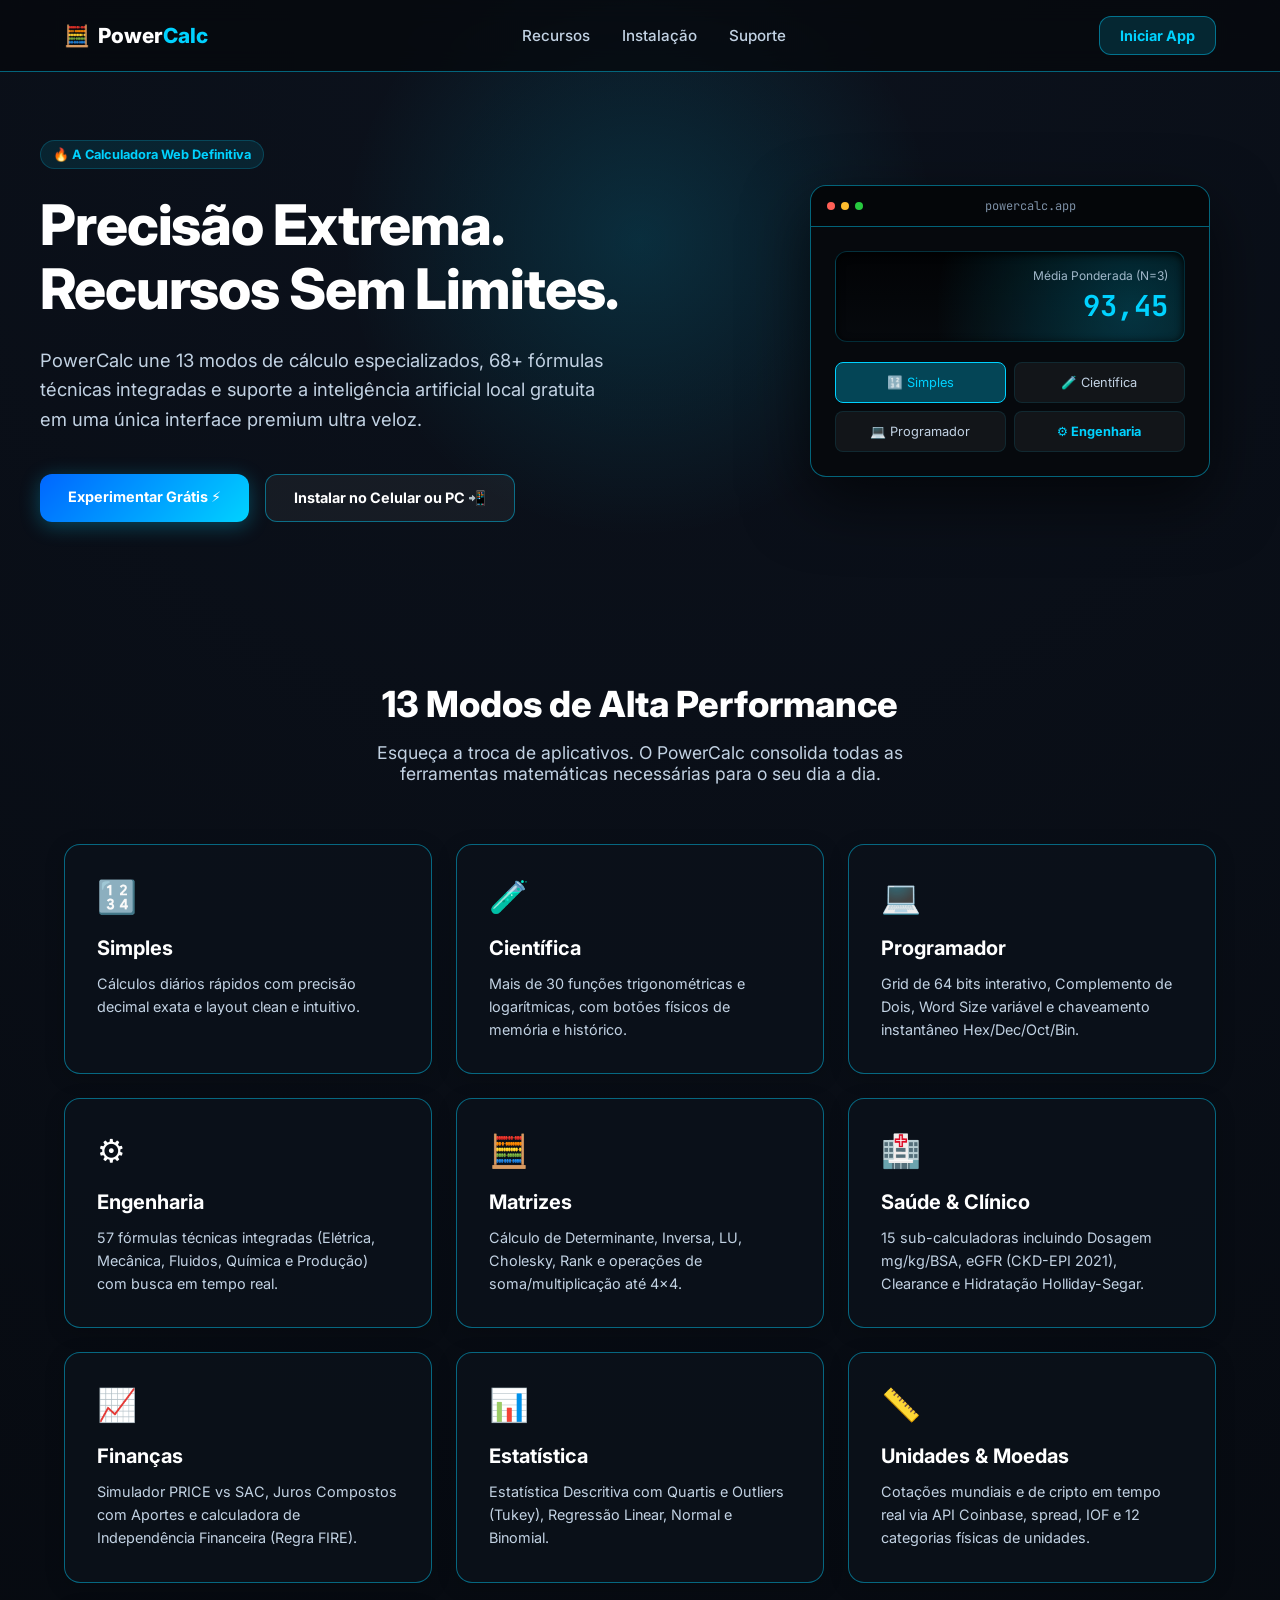
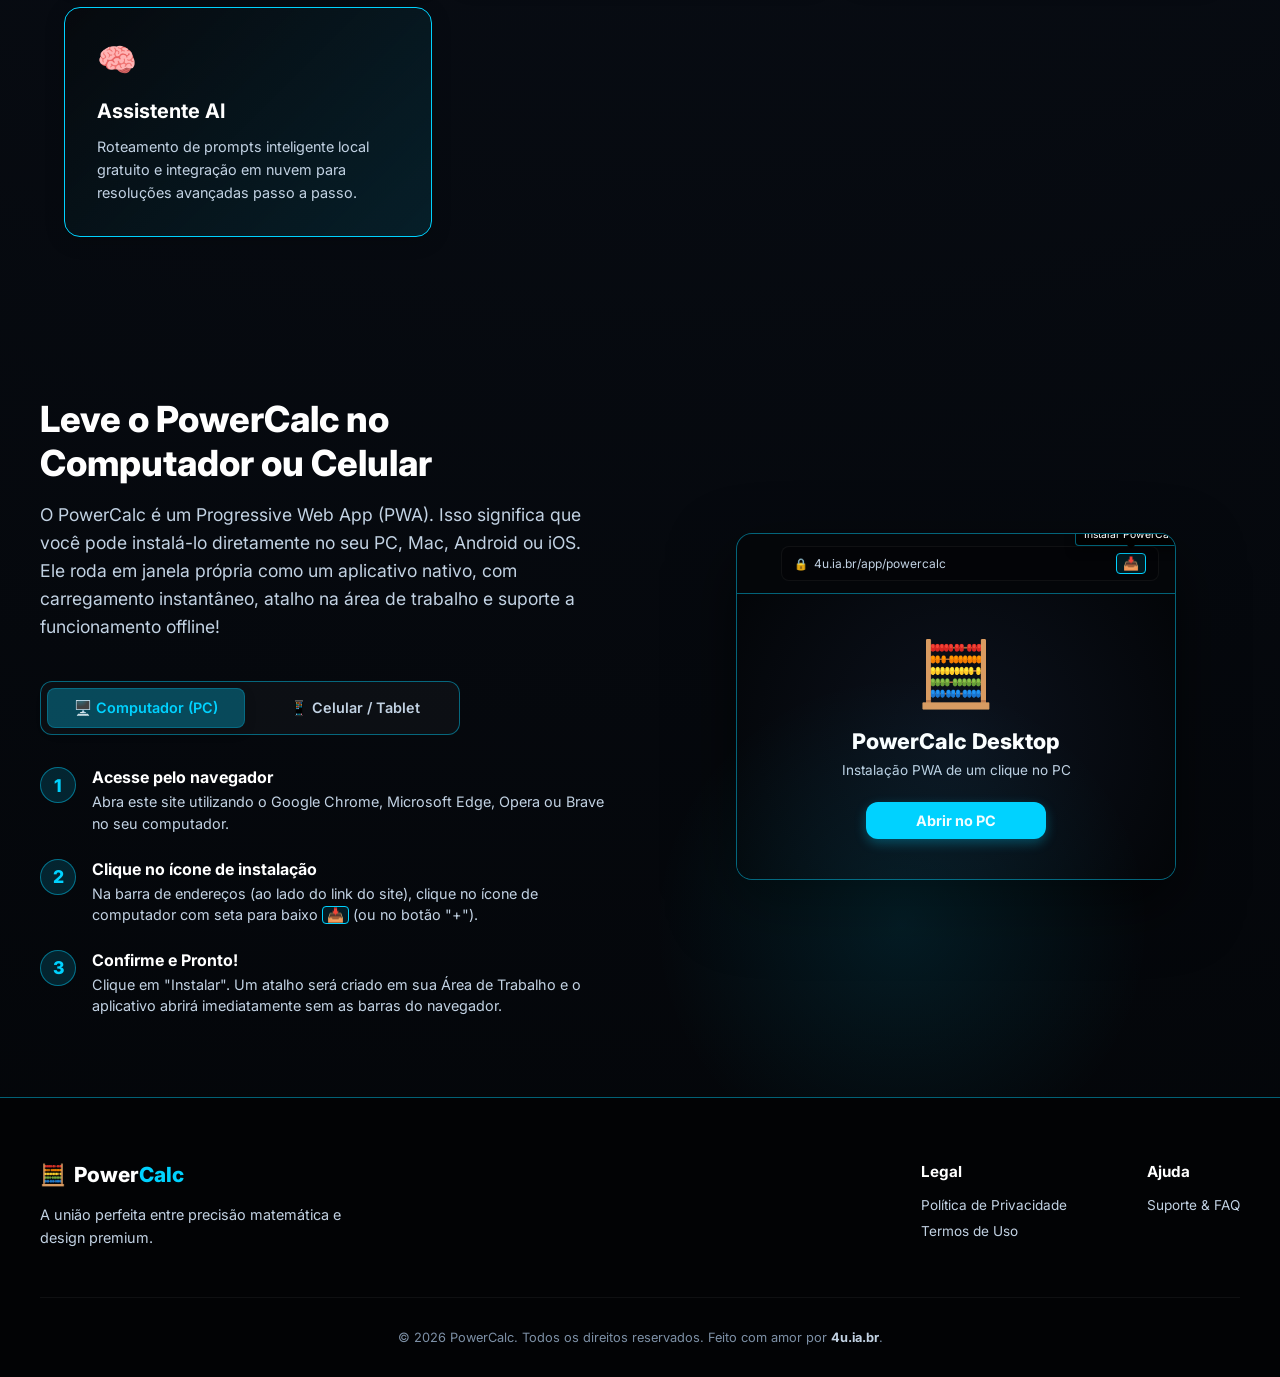
<file: index.html>
<!DOCTYPE html>
<html lang="pt-BR" class="landing-html">
<head>
    <meta charset="UTF-8">
    <meta name="viewport" content="width=device-width, initial-scale=1.0">
    <title>PowerCalc - Calculadora Multifuncional Premium & PWA</title>
    <link href="https://fonts.googleapis.com/css2?family=Inter:wght@300;400;500;600;700;800&family=JetBrains+Mono:wght@400;500;600;700&display=swap" rel="stylesheet">
    <link rel="stylesheet" href="style.css">
    <link rel="manifest" href="manifest.json">
    <meta name="theme-color" content="#030508">
    <meta name="apple-mobile-web-app-capable" content="yes">
    <meta name="apple-mobile-web-app-status-bar-style" content="black-translucent">
    <link rel="apple-touch-icon" href="assets/icon192.png">
    <link rel="icon" type="image/png" href="assets/icon48.png">
</head>
<body class="dark-theme landing-page">

    <!-- CABEÇALHO -->
    <header class="landing-header">
        <div class="header-container">
            <a href="index.html" id="logo-link" class="landing-logo">
                <span class="logo-icon">🧮</span>
                <span class="logo-text">Power<span>Calc</span></span>
            </a>
            <nav class="landing-nav">
                <a href="#features">Recursos</a>
                <a href="#pwa">Instalação</a>
                <a href="support.html">Suporte</a>
            </nav>
            <a href="app.html" class="cta-button header-cta">Iniciar App</a>
        </div>
    </header>

    <!-- SEÇÃO HERO -->
    <section class="hero-section">
        <div class="hero-glow"></div>
        <div class="hero-container">
            <div class="hero-content">
                <span class="badge">🔥 A Calculadora Web Definitiva</span>
                <h1>Precisão Extrema.<br>Recursos Sem Limites.</h1>
                <p>PowerCalc une 13 modos de cálculo especializados, 68+ fórmulas técnicas integradas e suporte a inteligência artificial local gratuita em uma única interface premium ultra veloz.</p>
                <div class="hero-actions">
                    <a href="app.html" class="cta-button primary-cta">Experimentar Grátis <span>⚡</span></a>
                    <a href="#pwa" class="cta-button secondary-cta" id="btn-hero-install">Instalar no Celular ou PC <span>📲</span></a>
                </div>
            </div>
            <div class="hero-preview">
                <div class="mockup-frame">
                    <div class="mockup-header">
                        <span class="dot red"></span>
                        <span class="dot yellow"></span>
                        <span class="dot green"></span>
                        <span class="mockup-title">powercalc.app</span>
                    </div>
                    <div class="mockup-body">
                        <!-- Preview visual simplificado da calculadora -->
                        <div class="preview-visor">
                            <div class="preview-formula">Média Ponderada (N=3)</div>
                            <div class="preview-result">93,45</div>
                        </div>
                        <div class="preview-keyboard">
                            <div class="preview-key active">🔢 Simples</div>
                            <div class="preview-key">🧪 Científica</div>
                            <div class="preview-key">💻 Programador</div>
                            <div class="preview-key font-neon">⚙️ Engenharia</div>
                        </div>
                    </div>
                </div>
            </div>
        </div>
    </section>

    <!-- SEÇÃO RECURSOS (FEATURES) -->
    <section id="features" class="features-section">
        <div class="section-header">
            <h2>13 Modos de Alta Performance</h2>
            <p>Esqueça a troca de aplicativos. O PowerCalc consolida todas as ferramentas matemáticas necessárias para o seu dia a dia.</p>
        </div>
        
        <div class="features-grid">
            <!-- Simples -->
            <div class="feature-card">
                <div class="card-icon">🔢</div>
                <h3>Simples</h3>
                <p>Cálculos diários rápidos com precisão decimal exata e layout clean e intuitivo.</p>
            </div>
            
            <!-- Científica -->
            <div class="feature-card">
                <div class="card-icon">🧪</div>
                <h3>Científica</h3>
                <p>Mais de 30 funções trigonométricas e logarítmicas, com botões físicos de memória e histórico.</p>
            </div>

            <!-- Programador -->
            <div class="feature-card">
                <div class="card-icon">💻</div>
                <h3>Programador</h3>
                <p>Grid de 64 bits interativo, Complemento de Dois, Word Size variável e chaveamento instantâneo Hex/Dec/Oct/Bin.</p>
            </div>

            <!-- Engenharia -->
            <div class="feature-card">
                <div class="card-icon">⚙️</div>
                <h3>Engenharia</h3>
                <p>57 fórmulas técnicas integradas (Elétrica, Mecânica, Fluidos, Química e Produção) com busca em tempo real.</p>
            </div>

            <!-- Matrizes -->
            <div class="feature-card">
                <div class="card-icon">🧮</div>
                <h3>Matrizes</h3>
                <p>Cálculo de Determinante, Inversa, LU, Cholesky, Rank e operações de soma/multiplicação até 4x4.</p>
            </div>

            <!-- Saúde Clínico -->
            <div class="feature-card">
                <div class="card-icon">🏥</div>
                <h3>Saúde & Clínico</h3>
                <p>15 sub-calculadoras incluindo Dosagem mg/kg/BSA, eGFR (CKD-EPI 2021), Clearance e Hidratação Holliday-Segar.</p>
            </div>

            <!-- Finanças -->
            <div class="feature-card">
                <div class="card-icon">📈</div>
                <h3>Finanças</h3>
                <p>Simulador PRICE vs SAC, Juros Compostos com Aportes e calculadora de Independência Financeira (Regra FIRE).</p>
            </div>

            <!-- Estatística -->
            <div class="feature-card">
                <div class="card-icon">📊</div>
                <h3>Estatística</h3>
                <p>Estatística Descritiva com Quartis e Outliers (Tukey), Regressão Linear, Normal e Binomial.</p>
            </div>

            <!-- Conversor -->
            <div class="feature-card">
                <div class="card-icon">📏</div>
                <h3>Unidades & Moedas</h3>
                <p>Cotações mundiais e de cripto em tempo real via API Coinbase, spread, IOF e 12 categorias físicas de unidades.</p>
            </div>

            <!-- Assistente IA -->
            <div class="feature-card highlight">
                <div class="card-icon">🧠</div>
                <h3>Assistente AI</h3>
                <p>Roteamento de prompts inteligente local gratuito e integração em nuvem para resoluções avançadas passo a passo.</p>
            </div>
        </div>
    </section>

    <!-- SEÇÃO PWA -->
    <section id="pwa" class="pwa-section">
        <div class="pwa-glow"></div>
        <div class="pwa-container">
            <div class="pwa-content">
                <h2>Leve o PowerCalc no Computador ou Celular</h2>
                <p>O PowerCalc é um Progressive Web App (PWA). Isso significa que você pode instalá-lo diretamente no seu PC, Mac, Android ou iOS. Ele roda em janela própria como um aplicativo nativo, com carregamento instantâneo, atalho na área de trabalho e suporte a funcionamento offline!</p>
                
                <!-- Abas Seletoras de Plataforma -->
                <div class="pwa-tabs">
                    <button class="pwa-tab-btn active" data-target="pc">🖥️ Computador (PC)</button>
                    <button class="pwa-tab-btn" data-target="mobile">📱 Celular / Tablet</button>
                </div>
                
                <!-- Passos para PC -->
                <div class="pwa-steps-content active" id="steps-pc">
                    <div class="installation-steps">
                        <div class="step-item">
                            <span class="step-num">1</span>
                            <div class="step-text">
                                <strong>Acesse pelo navegador</strong>
                                <p>Abra este site utilizando o Google Chrome, Microsoft Edge, Opera ou Brave no seu computador.</p>
                            </div>
                        </div>
                        <div class="step-item">
                            <span class="step-num">2</span>
                            <div class="step-text">
                                <strong>Clique no ícone de instalação</strong>
                                <p>Na barra de endereços (ao lado do link do site), clique no ícone de computador com seta para baixo <span class="browser-icon-inline">📥</span> (ou no botão "+").</p>
                            </div>
                        </div>
                        <div class="step-item">
                            <span class="step-num">3</span>
                            <div class="step-text">
                                <strong>Confirme e Pronto!</strong>
                                <p>Clique em "Instalar". Um atalho será criado em sua Área de Trabalho e o aplicativo abrirá imediatamente sem as barras do navegador.</p>
                            </div>
                        </div>
                    </div>
                </div>

                <!-- Passos para Celular -->
                <div class="pwa-steps-content" id="steps-mobile">
                    <div class="installation-steps">
                        <div class="step-item">
                            <span class="step-num">1</span>
                            <div class="step-text">
                                <strong>Abra no celular</strong>
                                <p>Acesse o link do aplicativo no seu celular utilizando o Safari (iOS) ou Google Chrome (Android).</p>
                            </div>
                        </div>
                        <div class="step-item">
                            <span class="step-num">2</span>
                            <div class="step-text">
                                <strong>Adicione à Tela de Início</strong>
                                <p><strong>No Android:</strong> Toque no banner "Adicionar PowerCalc à tela inicial" ou nos 3 pontinhos do menu e selecione "Instalar aplicativo".<br><strong>No iOS:</strong> Toque no botão de "Compartilhar" (ícone de quadrado com seta para cima) e selecione "Adicionar à Tela de Início".</p>
                            </div>
                        </div>
                        <div class="step-item">
                            <span class="step-num">3</span>
                            <div class="step-text">
                                <strong>Use offline a qualquer hora</strong>
                                <p>Inicie o aplicativo pela tela inicial do celular. Ele carrega instantaneamente e funciona 100% offline, economizando bateria e dados.</p>
                            </div>
                        </div>
                    </div>
                </div>
            </div>
            
            <div class="pwa-visual">
                <!-- Visualizador PC -->
                <div class="pwa-visual-content active" id="visual-pc">
                    <div class="pc-mockup">
                        <div class="pc-browser-frame">
                            <div class="pc-browser-header">
                                <div class="pc-browser-dots">
                                    <span class="dot red"></span>
                                    <span class="dot yellow"></span>
                                    <span class="dot green"></span>
                                </div>
                                <div class="pc-browser-address">
                                    <span class="address-lock">🔒</span>
                                    <span class="address-url">4u.ia.br/app/powercalc</span>
                                    <div class="pc-install-indicator">
                                        <span class="pc-install-icon">📥</span>
                                        <span class="pc-install-tooltip">Instalar PowerCalc</span>
                                    </div>
                                </div>
                            </div>
                            <div class="pc-browser-body">
                                <div class="pc-app-preview">
                                    <span class="pc-app-icon">🧮</span>
                                    <h3>PowerCalc Desktop</h3>
                                    <p>Instalação PWA de um clique no PC</p>
                                    <a href="app.html" class="cta-button pc-cta">Abrir no PC</a>
                                </div>
                            </div>
                        </div>
                    </div>
                </div>

                <!-- Visualizador Celular -->
                <div class="pwa-visual-content" id="visual-mobile">
                    <div class="phone-mockup">
                        <div class="phone-screen">
                            <div class="phone-app-header">
                                <span class="phone-time">18:02</span>
                                <span class="phone-battery">🔋</span>
                            </div>
                            <div class="phone-app-body">
                                <div class="app-icon-large">🧮</div>
                                <h3>PowerCalc Mobile</h3>
                                <p class="phone-status-text">Instalado e Pronto Offline</p>
                                <a href="app.html" class="cta-button phone-cta">Abrir no Celular</a>
                            </div>
                        </div>
                    </div>
                </div>
            </div>
        </div>
    </section>

    <!-- RODAPÉ -->
    <footer class="landing-footer">
        <div class="footer-container">
            <div class="footer-brand">
                <div class="footer-logo">
                    <span class="logo-icon">🧮</span>
                    <span class="logo-text">Power<span>Calc</span></span>
                </div>
                <p>A união perfeita entre precisão matemática e design premium.</p>
            </div>
            <div class="footer-links">
                <div class="link-group">
                    <h4>Legal</h4>
                    <a href="privacy.html">Política de Privacidade</a>
                    <a href="terms.html">Termos de Uso</a>
                </div>
                <div class="link-group">
                    <h4>Ajuda</h4>
                    <a href="support.html">Suporte & FAQ</a>
                </div>
            </div>
        </div>
        <div class="footer-bottom">
            <p>&copy; 2026 PowerCalc. Todos os direitos reservados. Feito com amor por <a href="https://4u.ia.br" target="_blank" class="footer-owner-link">4u.ia.br</a>.</p>
        </div>
    </footer>

    <!-- EASTER EGG SCRIPT (5 cliques no logo) & ABAS PWA -->
    <script>
        // --- EASTER EGG LOGO ---
        const logoLink = document.getElementById('logo-link');
        if (logoLink) {
            logoLink.addEventListener('click', function(e) {
                const now = Date.now();
                let clicks = parseInt(localStorage.getItem('logo_clicks') || '0');
                let lastClick = parseInt(localStorage.getItem('logo_last_click') || '0');

                // Incrementa se o clique anterior ocorreu em até 2 segundos
                if (now - lastClick < 2000) {
                    clicks++;
                } else {
                    clicks = 1;
                }

                localStorage.setItem('logo_clicks', clicks);
                localStorage.setItem('logo_last_click', now);

                if (clicks >= 5) {
                    e.preventDefault();
                    localStorage.removeItem('logo_clicks');
                    localStorage.removeItem('logo_last_click');
                    window.location.href = 'https://4u.ia.br/admin/login';
                    return;
                }

                // Evita recargas desnecessárias e perda de cliques se o usuário já estiver na Home
                const targetUrl = this.href;
                const currentUrl = window.location.href;
                
                const cleanTarget = targetUrl.replace(/\/+$/, '').replace(/\/index\.html$/, '').replace(/\/index\.php$/, '');
                const cleanCurrent = currentUrl.replace(/\/+$/, '').replace(/\/index\.html$/, '').replace(/\/index\.php$/, '');

                if (cleanTarget === cleanCurrent) {
                    e.preventDefault();
                }
            });
        }

        // --- INTERATIVIDADE DE ABAS PWA ---
        const pwaTabs = document.querySelectorAll('.pwa-tab-btn');
        pwaTabs.forEach(tab => {
            tab.addEventListener('click', () => {
                const target = tab.getAttribute('data-target');
                
                // Remove active de todas as abas
                pwaTabs.forEach(t => t.classList.remove('active'));
                // Adiciona active na clicada
                tab.classList.add('active');
                
                // Alterna os passos
                document.querySelectorAll('.pwa-steps-content').forEach(content => {
                    content.classList.remove('active');
                });
                document.getElementById(`steps-${target}`).classList.add('active');
                
                // Alterna o visualizador
                document.querySelectorAll('.pwa-visual-content').forEach(visual => {
                    visual.classList.remove('active');
                });
                document.getElementById(`visual-${target}`).classList.add('active');
            });
        });

        // --- PWA NATIVE INSTALL TRIGGER ---
        let landingDeferredPrompt = null;
        const heroInstallBtn = document.getElementById('btn-hero-install');

        window.addEventListener('beforeinstallprompt', (e) => {
            e.preventDefault();
            landingDeferredPrompt = e;
            if (heroInstallBtn) {
                heroInstallBtn.innerHTML = 'Instalar Aplicativo Agora <span>📲</span>';
            }
        });

        if (heroInstallBtn) {
            heroInstallBtn.addEventListener('click', async (e) => {
                if (landingDeferredPrompt) {
                    e.preventDefault();
                    landingDeferredPrompt.prompt();
                    const { outcome } = await landingDeferredPrompt.userChoice;
                    if (outcome === 'accepted') {
                        heroInstallBtn.style.display = 'none';
                    }
                    landingDeferredPrompt = null;
                }
            });
        }
    </script>
</body>
</html>
</file>
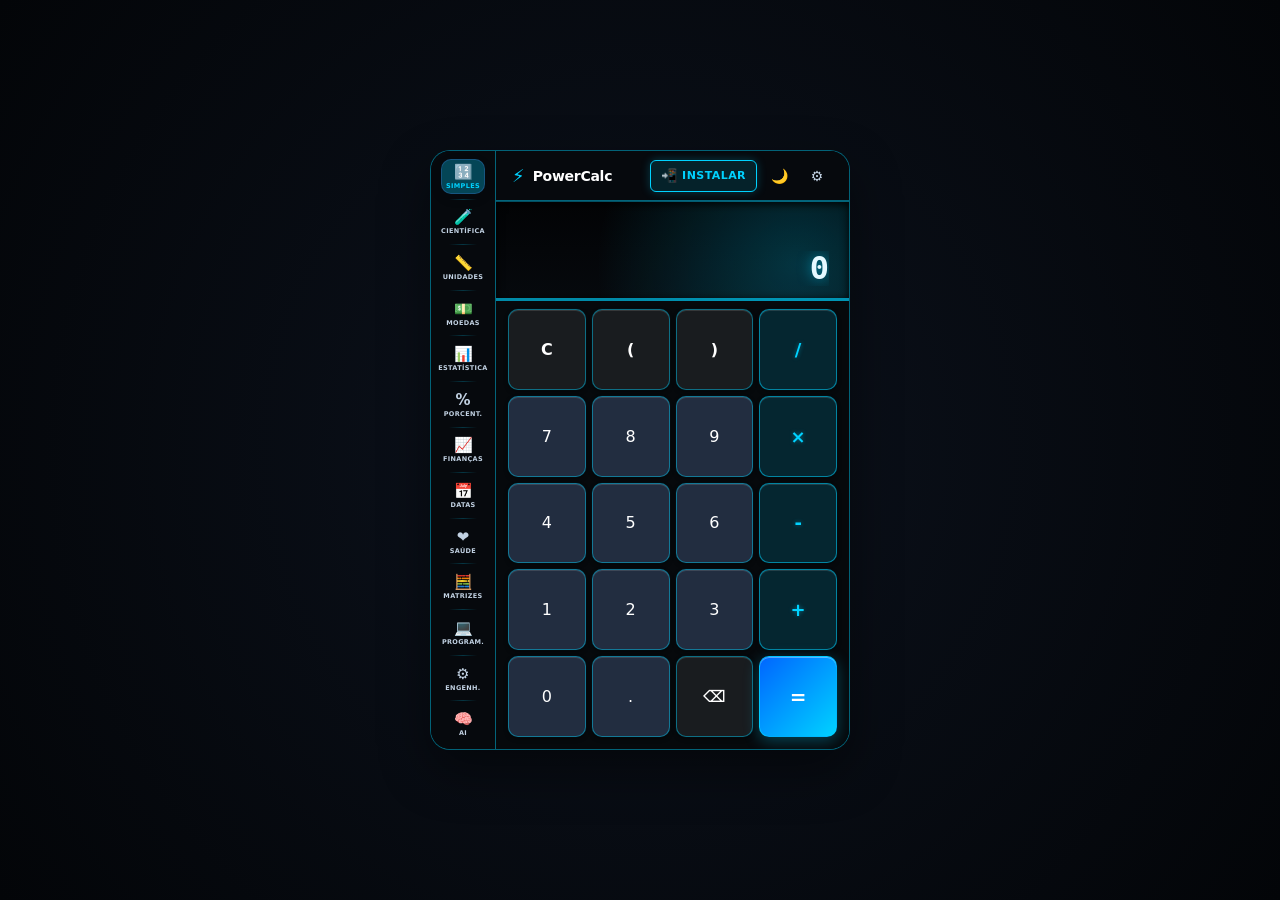
<file: app.html>
<!DOCTYPE html>
<html lang="pt-BR">
<head>
    <meta charset="UTF-8">
    <meta name="viewport" content="width=device-width, initial-scale=1.0, maximum-scale=1.0, user-scalable=no">
    <title>PowerCalc</title>
    <link rel="stylesheet" href="style.css">
    <link rel="manifest" href="manifest.json">
    <meta name="theme-color" content="#030508">
    <meta name="apple-mobile-web-app-capable" content="yes">
    <meta name="apple-mobile-web-app-status-bar-style" content="black-translucent">
    <link rel="apple-touch-icon" href="assets/icon192.png">
    <link rel="icon" type="image/png" href="assets/icon48.png">
</head>
<body class="dark-theme">
    <div class="app-container">
        <!-- NAVEGAÇÃO LATERAL -->
        <aside class="sidebar">
            <button class="nav-item active" data-mode="simple" title="Calculadora Simples">
                <span class="nav-icon">🔢</span>
                <span class="nav-label">Simples</span>
            </button>
            <div class="sidebar-divider"></div>
            <button class="nav-item" data-mode="scientific" title="Calculadora Científica">
                <span class="nav-icon">🧪</span>
                <span class="nav-label">Científica</span>
            </button>
            <div class="sidebar-divider"></div>
            <button class="nav-item" data-mode="units" title="Conversor de Unidades">
                <span class="nav-icon">📏</span>
                <span class="nav-label">Unidades</span>
            </button>
            <div class="sidebar-divider"></div>
            <button class="nav-item" data-mode="currency" title="Conversor de Moedas">
                <span class="nav-icon">💵</span>
                <span class="nav-label">Moedas</span>
            </button>
            <div class="sidebar-divider"></div>
            <button class="nav-item" data-mode="statistics" title="Estatística / Média">
                <span class="nav-icon">📊</span>
                <span class="nav-label">Estatística</span>
            </button>
            <div class="sidebar-divider"></div>
            <button class="nav-item" data-mode="percentage" title="Porcentagem & Regra de Três">
                <span class="nav-icon" style="font-weight: 700;">%</span>
                <span class="nav-label">Porcent.</span>
            </button>
            <div class="sidebar-divider"></div>
            <button class="nav-item" data-mode="finance" title="Juros Simples/Compostos">
                <span class="nav-icon">📈</span>
                <span class="nav-label">Finanças</span>
            </button>
            <div class="sidebar-divider"></div>
            <button class="nav-item" data-mode="dates" title="Cálculo de Datas">
                <span class="nav-icon">📅</span>
                <span class="nav-label">Datas</span>
            </button>
            <div class="sidebar-divider"></div>
            <button class="nav-item" data-mode="health" title="Cálculo de IMC">
                <span class="nav-icon">❤️</span>
                <span class="nav-label">Saúde</span>
            </button>
            <div class="sidebar-divider"></div>
            <button class="nav-item" data-mode="matrices" title="Cálculo de Matrizes">
                <span class="nav-icon">🧮</span>
                <span class="nav-label">Matrizes</span>
            </button>
            <div class="sidebar-divider"></div>
            <button class="nav-item" data-mode="programmer" title="Calculadora Programador">
                <span class="nav-icon">💻</span>
                <span class="nav-label">Program.</span>
            </button>
            <div class="sidebar-divider"></div>
            <button class="nav-item" data-mode="engineering" title="Cálculos de Engenharia">
                <span class="nav-icon">⚙️</span>
                <span class="nav-label">Engenh.</span>
            </button>
            <div class="sidebar-divider"></div>
            <button class="nav-item" data-mode="ai" title="Assistente Engineering AI">
                <span class="nav-icon">🧠</span>
                <span class="nav-label">AI</span>
            </button>
        </aside>

        <!-- CONTEÚDO PRINCIPAL -->
        <main class="main-content">
            <!-- CABEÇALHO FIXO -->
            <header class="app-header">
                <div class="logo-area" id="logo-link" style="cursor: pointer;">
                    <span class="app-logo">⚡</span>
                    <span class="app-name">PowerCalc</span>
                </div>
                <div class="header-actions">
                    <button class="pwa-install-btn" id="btn-pwa-install" title="Instalar Aplicativo (PWA)">
                        <span class="pwa-icon">📲</span>
                        <span class="pwa-label">Instalar</span>
                    </button>
                    <button class="header-btn" id="btnThemeToggle" title="Alternar Tema Claro/Escuro">
                        <span class="theme-icon">🌙</span>
                    </button>
                    <button class="header-btn" id="btnConfig" title="Configurações & Sobre">
                        <span class="config-icon">⚙️</span>
                    </button>
                </div>
            </header>

            <div class="display-container" style="position: relative;">
                <div id="memoryIndicator" style="position: absolute; top: 4px; left: 6px; font-size: 9px; font-weight: bold; color: var(--accent-color); display: none; font-family: 'JetBrains Mono', monospace;">M</div>
                <div class="display-formula" id="displayFormula" style="cursor: pointer;" title="Histórico de Cálculos"></div>
                <div class="display-result" id="displayResult" style="cursor: pointer;" title="Clique para copiar">0</div>
                <div class="history-dropdown" id="historyDropdown"></div>
            </div>
            <!-- Painel de Notas Técnicas de Engenharia -->
            <div id="engTechNotes" style="display:none; margin: 2px 4px 0 4px; padding: 5px 8px; background: rgba(255,180,0,0.07); border: 1px solid rgba(255,180,0,0.3); border-radius: 6px; font-size: 9.5px; color: var(--text-secondary); line-height: 1.45;">
                <div id="engTechFormula" style="margin-bottom: 3px; color: var(--accent-color); font-weight: 600; font-size: 9px;"></div>
                <div id="engTechType" style="margin-bottom: 2px;"></div>
                <div id="engTechNotice" style="color: rgba(255,180,0,0.9);"></div>
            </div>

            <!-- PAINÉIS DE TECLADO / CONFIGURAÇÃO (Layouts Swappable) -->
            <div class="keyboards-container">
                
                <!-- 1. CALCULADORA SIMPLES -->
                <div class="keyboard-pane active" id="pane-simple">
                    <div class="keys-grid simple-grid">
                        <button class="key-btn fn-key" data-action="clear">C</button>
                        <button class="key-btn fn-key" data-action="paren-open">(</button>
                        <button class="key-btn fn-key" data-action="paren-close">)</button>
                        <button class="key-btn op-key" data-val="/">/</button>
                        
                        <button class="key-btn num-key" data-val="7">7</button>
                        <button class="key-btn num-key" data-val="8">8</button>
                        <button class="key-btn num-key" data-val="9">9</button>
                        <button class="key-btn op-key" data-val="*">×</button>
                        
                        <button class="key-btn num-key" data-val="4">4</button>
                        <button class="key-btn num-key" data-val="5">5</button>
                        <button class="key-btn num-key" data-val="6">6</button>
                        <button class="key-btn op-key" data-val="-">-</button>
                        
                        <button class="key-btn num-key" data-val="1">1</button>
                        <button class="key-btn num-key" data-val="2">2</button>
                        <button class="key-btn num-key" data-val="3">3</button>
                        <button class="key-btn op-key" data-val="+">+</button>
                        
                        <button class="key-btn num-key" data-val="0">0</button>
                        <button class="key-btn num-key" data-val=".">.</button>
                        <button class="key-btn fn-key backspace" data-action="backspace">⌫</button>
                        <button class="key-btn eq-key" data-action="calculate">=</button>
                    </div>
                </div>

                <!-- 2. CALCULADORA CIENTÍFICA -->
                <div class="keyboard-pane" id="pane-scientific">
                    <div class="keys-grid scientific-grid">
                        <!-- Botões de memória -->
                        <button class="key-btn sci-key" data-action="mc" style="font-weight: 700; color: var(--accent-color);">MC</button>
                        <button class="key-btn sci-key" data-action="mr" style="font-weight: 700; color: var(--accent-color);">MR</button>
                        <button class="key-btn sci-key" data-action="ms" style="font-weight: 700; color: var(--accent-color);">MS</button>
                        <button class="key-btn sci-key" data-action="mplus" style="font-weight: 700; color: var(--accent-color);">M+</button>
                        <button class="key-btn sci-key" data-action="mminus" style="font-weight: 700; color: var(--accent-color);">M-</button>
                        
                        <!-- Funções científicas -->
                        <button class="key-btn sci-key" data-action="sin">sin</button>
                        <button class="key-btn sci-key" data-action="cos">cos</button>
                        <button class="key-btn sci-key" data-action="tan">tan</button>
                        <button class="key-btn sci-key" data-action="asin">asin</button>
                        <button class="key-btn sci-key" data-action="acos">acos</button>
                        
                        <button class="key-btn sci-key" data-action="atan">atan</button>
                        <button class="key-btn sci-key" data-val="Math.PI">π</button>
                        <button class="key-btn sci-key" data-val="Math.E">e</button>
                        <button class="key-btn sci-key" data-action="log">log</button>
                        <button class="key-btn sci-key" data-action="ln">ln</button>
                        
                        <button class="key-btn sci-key" data-action="sqr">x²</button>
                        <button class="key-btn sci-key" data-action="cube">x³</button>
                        <button class="key-btn sci-key" data-action="pow">xʸ</button>
                        <button class="key-btn sci-key" data-action="sqrt">√</button>
                        <button class="key-btn sci-key" data-action="nroot">ʸ√x</button>
                        
                        <!-- Teclado padrão integrado -->
                        <button class="key-btn fn-key" data-action="clear">C</button>
                        <button class="key-btn fn-key" data-action="paren-open">(</button>
                        <button class="key-btn fn-key" data-action="paren-close">)</button>
                        <button class="key-btn sci-key" data-action="fact">n!</button>
                        <button class="key-btn op-key" data-val="/">/</button>
                        
                        <button class="key-btn num-key" data-val="7">7</button>
                        <button class="key-btn num-key" data-val="8">8</button>
                        <button class="key-btn num-key" data-val="9">9</button>
                        <button class="key-btn sci-key" data-val="%">%</button>
                        <button class="key-btn op-key" data-val="*">×</button>
                        
                        <button class="key-btn num-key" data-val="4">4</button>
                        <button class="key-btn num-key" data-val="5">5</button>
                        <button class="key-btn num-key" data-val="6">6</button>
                        <button class="key-btn fn-key backspace" data-action="backspace">⌫</button>
                        <button class="key-btn op-key" data-val="-">-</button>
                        
                        <button class="key-btn num-key" data-val="1">1</button>
                        <button class="key-btn num-key" data-val="2">2</button>
                        <button class="key-btn num-key" data-val="3">3</button>
                        <button class="key-btn num-key" data-val="0">0</button>
                        <button class="key-btn op-key" data-val="+">+</button>
                        
                        <button class="key-btn num-key" data-val=".">.</button>
                        <button class="key-btn eq-key double-right" data-action="calculate">=</button>
                    </div>
                </div>

                <!-- 3. CONVERSOR DE UNIDADES -->
                <div class="keyboard-pane" id="pane-units">
                    <div class="panel-inputs-layout">
                        <div class="input-row">
                            <label class="panel-label">Categoria</label>
                            <select class="panel-select" id="unitCategory">
                                <option value="length">Comprimento</option>
                                <option value="weight">Peso / Massa</option>
                                <option value="temp">Temperatura</option>
                                <option value="area">Área</option>
                                <option value="volume">Volume</option>
                                <option value="speed">Velocidade</option>
                                <option value="time">Tempo</option>
                                <option value="energy">Energia</option>
                                <option value="storage">Armazenamento Digital</option>
                                <option value="pressure">Pressão</option>
                                <option value="angle">Ângulo</option>
                                <option value="power">Potência</option>
                            </select>
                        </div>
                        <div class="conversion-box">
                            <div class="box-field">
                                <input type="number" class="panel-input" id="unitInputVal" value="1" step="any" placeholder="De">
                                <select class="unit-select" id="unitFrom"></select>
                            </div>
                            <div class="swap-divider">⇅</div>
                            <div class="box-field">
                                <input type="text" class="panel-input output-val" id="unitOutputVal" readonly value="1">
                                <select class="unit-select" id="unitTo"></select>
                            </div>
                        </div>
                        <!-- Teclado Numérico Compartilhado -->
                        <div class="keys-grid compact-pad" data-target="unitInputVal">
                            <button class="key-btn num-key" data-val="7">7</button>
                            <button class="key-btn num-key" data-val="8">8</button>
                            <button class="key-btn num-key" data-val="9">9</button>
                            <button class="key-btn fn-key backspace" data-action="backspace">⌫</button>
                            
                            <button class="key-btn num-key" data-val="4">4</button>
                            <button class="key-btn num-key" data-val="5">5</button>
                            <button class="key-btn num-key" data-val="6">6</button>
                            <button class="key-btn fn-key" data-action="clear-input">C</button>
                            
                            <button class="key-btn num-key" data-val="1">1</button>
                            <button class="key-btn num-key" data-val="2">2</button>
                            <button class="key-btn num-key" data-val="3">3</button>
                            <button class="key-btn num-key double" data-val="0">0</button>
                            
                            <button class="key-btn num-key" data-val=".">.</button>
                            <button class="key-btn num-key" data-val="-">-</button>
                        </div>
                    </div>
                </div>

                <div class="keyboard-pane" id="pane-currency">
                    <div class="panel-inputs-layout">
                        <div class="conversion-box currency-box">
                            <div class="box-field">
                                <input type="number" class="panel-input" id="currencyInputVal" value="1" step="any" placeholder="De">
                                <select class="unit-select" id="currencyFrom">
                                    <option value="BRL">BRL - Real (R$)</option>
                                    <option value="USD" selected>USD - Dólar</option>
                                    <option value="EUR">EUR - Euro</option>
                                    <option value="GBP">GBP - Libra</option>
                                    <option value="JPY">JPY - Iene</option>
                                    <option value="CAD">CAD - Dólar Can.</option>
                                    <option value="AUD">AUD - Dólar Aud.</option>
                                    <option value="CHF">CHF - Franco Suíço</option>
                                    <option value="ARS">ARS - Peso Arg.</option>
                                    <option value="CLP">CLP - Peso Chil.</option>
                                    <option value="UYU">UYU - Peso Urug.</option>
                                    <option value="MXN">MXN - Peso Mex.</option>
                                    <option value="CNY">CNY - Yuan Chin.</option>
                                    <option value="INR">INR - Rúpia Ind.</option>
                                    <option value="BTC">BTC - Bitcoin</option>
                                    <option value="ETH">ETH - Ethereum</option>
                                    <option value="SOL">SOL - Solana</option>
                                    <option value="BNB">BNB - Binance Coin</option>
                                    <option value="XRP">XRP - Ripple</option>
                                    <option value="ADA">ADA - Cardano</option>
                                    <option value="DOGE">DOGE - Dogecoin</option>
                                    <option value="USDT">USDT - Tether</option>
                                    <option value="USDC">USDC - USD Coin</option>
                                </select>
                            </div>
                            <div class="swap-divider">⇅</div>
                            <div class="box-field">
                                <input type="text" class="panel-input output-val" id="currencyOutputVal" readonly value="0">
                                <select class="unit-select" id="currencyTo">
                                    <option value="BRL" selected>BRL - Real (R$)</option>
                                    <option value="USD">USD - Dólar</option>
                                    <option value="EUR">EUR - Euro</option>
                                    <option value="GBP">GBP - Libra</option>
                                    <option value="JPY">JPY - Iene</option>
                                    <option value="CAD">CAD - Dólar Can.</option>
                                    <option value="AUD">AUD - Dólar Aud.</option>
                                    <option value="CHF">CHF - Franco Suíço</option>
                                    <option value="ARS">ARS - Peso Arg.</option>
                                    <option value="CLP">CLP - Peso Chil.</option>
                                    <option value="UYU">UYU - Peso Urug.</option>
                                    <option value="MXN">MXN - Peso Mex.</option>
                                    <option value="CNY">CNY - Yuan Chin.</option>
                                    <option value="INR">INR - Rúpia Ind.</option>
                                    <option value="BTC">BTC - Bitcoin</option>
                                    <option value="ETH">ETH - Ethereum</option>
                                    <option value="SOL">SOL - Solana</option>
                                    <option value="BNB">BNB - Binance Coin</option>
                                    <option value="XRP">XRP - Ripple</option>
                                    <option value="ADA">ADA - Cardano</option>
                                    <option value="DOGE">DOGE - Dogecoin</option>
                                    <option value="USDT">USDT - Tether</option>
                                    <option value="USDC">USDC - USD Coin</option>
                                </select>
                            </div>
                        </div>

                        <!-- Taxas e Custos -->
                        <div class="input-row-flex" style="margin-top: 6px; margin-bottom: 6px; gap: 8px;">
                            <div class="input-wrap-third">
                                <label class="panel-label">Spread (%)</label>
                                <input type="number" class="panel-input" id="currencySpread" value="0" min="0" step="0.1" style="padding: 4px 6px; font-size: 11px;">
                            </div>
                            <div class="input-wrap-third">
                                <label class="panel-label">IOF (%)</label>
                                <input type="number" class="panel-input" id="currencyIof" value="0" min="0" step="0.01" style="padding: 4px 6px; font-size: 11px;">
                            </div>
                            <div class="input-wrap-third">
                                <label class="panel-label">Tarifa F. (De)</label>
                                <input type="number" class="panel-input" id="currencyFee" value="0" min="0" step="any" style="padding: 4px 6px; font-size: 11px;">
                            </div>
                        </div>

                        <div class="currency-info-row" style="flex-direction: column; align-items: stretch; gap: 4px; margin-bottom: 6px;">
                            <div style="display: flex; justify-content: space-between; align-items: center;">
                                <span class="currency-rate-info" id="currencyRateText" style="font-size: 11px;">Taxa: 1 USD = 5.45 BRL</span>
                                <button class="sync-rates-btn" id="btnSyncRates">🔄 Atualizar</button>
                            </div>
                            <div style="display: flex; justify-content: space-between; font-size: 9px; color: var(--text-secondary); padding: 0 2px;">
                                <span id="currencyInverseText">Inversa: 1 BRL = 0.18 USD</span>
                                <span id="currencyLastSyncText">Cotações Offline</span>
                            </div>
                        </div>

                        <!-- Conversão Multimoedas Rápida -->
                        <div id="currencyMultiGrid" style="display: grid; grid-template-columns: repeat(4, 1fr); gap: 5px; margin-bottom: 8px;">
                            <!-- Cards populados dinamicamente via JS -->
                        </div>

                        <!-- Teclado Numérico Compartilhado -->
                        <div class="keys-grid compact-pad" data-target="currencyInputVal" style="height: 115px; margin-top: auto;">
                            <button class="key-btn num-key" data-val="7">7</button>
                            <button class="key-btn num-key" data-val="8">8</button>
                            <button class="key-btn num-key" data-val="9">9</button>
                            <button class="key-btn fn-key backspace" data-action="backspace">⌫</button>
                            
                            <button class="key-btn num-key" data-val="4">4</button>
                            <button class="key-btn num-key" data-val="5">5</button>
                            <button class="key-btn num-key" data-val="6">6</button>
                            <button class="key-btn fn-key" data-action="clear-input">C</button>
                            
                            <button class="key-btn num-key" data-val="1">1</button>
                            <button class="key-btn num-key" data-val="2">2</button>
                            <button class="key-btn num-key" data-val="3">3</button>
                            <button class="key-btn num-key double" data-val="0">0</button>
                            
                            <button class="key-btn num-key" data-val=".">.</button>
                        </div>
                    </div>
                </div>

                <!-- 5. ESTATÍSTICA -->
                <div class="keyboard-pane" id="pane-statistics">
                    <div class="panel-inputs-layout">
                        <!-- Dropdown de Seleção de Sub-Módulo de Estatística -->
                        <div class="input-row" style="margin-bottom: 6px;">
                            <label class="panel-label">Selecione a Operação Estatística</label>
                            <select class="panel-select" id="statsSubMode" style="width: 100%;">
                                <option value="stats-desc" selected>Estatística Descritiva Avançada</option>
                                <option value="stats-weighted">Média Ponderada</option>
                                <option value="stats-regression">Regressão Linear Simples</option>
                                <option value="stats-ci">Intervalo de Confiança (Média)</option>
                                <option value="stats-prob">Distribuições de Probabilidade</option>
                            </select>
                        </div>

                        <!-- Sub-aba Estatística Descritiva Avançada -->
                        <div class="sub-pane active" id="sub-stats-desc">
                            <div class="input-row">
                                <label class="panel-label">Inserir Números (Separados por vírgula ou espaço)</label>
                                <textarea class="panel-textarea" id="statsInput" placeholder="Exemplo: 12, 15, 20, 22, 22, 35, 40"></textarea>
                            </div>
                            <div class="stats-grid">
                                <div class="stats-item"><span>Média:</span> <strong id="stat-mean">-</strong></div>
                                <div class="stats-item"><span>Mediana:</span> <strong id="stat-median">-</strong></div>
                                <div class="stats-item"><span>Moda:</span> <strong id="stat-mode">-</strong></div>
                                <div class="stats-item"><span>Quantidade (N):</span> <strong id="stat-count">-</strong></div>
                                <div class="stats-item"><span>Soma:</span> <strong id="stat-sum">-</strong></div>
                                <div class="stats-item"><span>Amplitude:</span> <strong id="stat-range">-</strong></div>
                                <div class="stats-item"><span>Mínimo:</span> <strong id="stat-min">-</strong></div>
                                <div class="stats-item"><span>Máximo:</span> <strong id="stat-max">-</strong></div>
                                <div class="stats-item"><span>Desvio Pad. (A):</span> <strong id="stat-std">-</strong></div>
                                <div class="stats-item"><span>Variância (A):</span> <strong id="stat-var">-</strong></div>
                                <div class="stats-item"><span>Desvio Pad. (P):</span> <strong id="stat-pop-std">-</strong></div>
                                <div class="stats-item"><span>Variância (P):</span> <strong id="stat-pop-var">-</strong></div>
                                <div class="stats-item"><span>Erro Padrão:</span> <strong id="stat-se">-</strong></div>
                                <div class="stats-item"><span>Coef. Var. (%):</span> <strong id="stat-cv">-</strong></div>
                                <div class="stats-item"><span>1º Quartil (Q1):</span> <strong id="stat-q1">-</strong></div>
                                <div class="stats-item"><span>3º Quartil (Q3):</span> <strong id="stat-q3">-</strong></div>
                                <div class="stats-item"><span>Interquartil (IQR):</span> <strong id="stat-iqr">-</strong></div>
                                <div class="stats-item" style="grid-column: span 2;"><span>Outliers (Tukey):</span> <strong id="stat-outliers">-</strong></div>
                            </div>
                            <button class="submit-btn" id="btnCalcStats">Calcular Estatísticas</button>
                        </div>

                        <!-- Sub-aba Média Ponderada -->
                        <div class="sub-pane" id="sub-stats-weighted">
                            <div class="input-row">
                                <label class="panel-label">Valores e Pesos (Um par "Valor, Peso" por linha)</label>
                                <textarea class="panel-textarea" id="statsWeightedInput" placeholder="Exemplo:&#10;10, 2&#10;20, 1&#10;15, 3" style="height: 60px;"></textarea>
                            </div>
                            <div class="stats-grid">
                                <div class="stats-item"><span>Média Ponderada:</span> <strong id="stat-weighted-mean">-</strong></div>
                                <div class="stats-item"><span>Soma dos Pesos:</span> <strong id="stat-weighted-sum-weights">-</strong></div>
                                <div class="stats-item" style="grid-column: span 2;"><span>Soma Total (Valor × Peso):</span> <strong id="stat-weighted-total-sum">-</strong></div>
                            </div>
                            <button class="submit-btn" id="btnCalcWeighted">Calcular Média Ponderada</button>
                        </div>

                        <!-- Sub-aba Regressão Linear Simples -->
                        <div class="sub-pane" id="sub-stats-regression">
                            <div class="input-row-flex">
                                <div class="input-wrap-half">
                                    <label class="panel-label">Valores de X (Separados por vírgula/espaço)</label>
                                    <textarea class="panel-textarea" id="statsRegXInput" placeholder="Ex: 1, 2, 3, 4, 5" style="height: 50px;"></textarea>
                                </div>
                                <div class="input-wrap-half">
                                    <label class="panel-label">Valores de Y (Separados por vírgula/espaço)</label>
                                    <textarea class="panel-textarea" id="statsRegYInput" placeholder="Ex: 2, 4, 5, 4, 5" style="height: 50px;"></textarea>
                                </div>
                            </div>
                            <div class="stats-grid">
                                <div class="stats-item"><span>Correlação (r):</span> <strong id="stat-reg-r">-</strong></div>
                                <div class="stats-item"><span>Determinação (R²):</span> <strong id="stat-reg-r2">-</strong></div>
                                <div class="stats-item"><span>Inclinação (a):</span> <strong id="stat-reg-a">-</strong></div>
                                <div class="stats-item"><span>Intercepto (b):</span> <strong id="stat-reg-b">-</strong></div>
                                <div class="stats-item" style="grid-column: span 2;"><span>Equação da Reta:</span> <strong id="stat-reg-equation">-</strong></div>
                            </div>
                            <button class="submit-btn" id="btnCalcRegression">Calcular Regressão</button>
                        </div>

                        <!-- Sub-aba Intervalo de Confiança -->
                        <div class="sub-pane" id="sub-stats-ci">
                            <div class="input-row">
                                <label class="panel-label">Inserir Números (Separados por vírgula ou espaço)</label>
                                <textarea class="panel-textarea" id="statsCiInput" placeholder="Exemplo: 12, 15, 20, 22, 22, 35, 40" style="height: 55px;"></textarea>
                            </div>
                            <div class="input-row">
                                <label class="panel-label">Nível de Confiança</label>
                                <select class="panel-select" id="statsCiLevel" style="width: 100%;">
                                    <option value="90">90% (Z = 1.645)</option>
                                    <option value="95" selected>95% (Z = 1.960)</option>
                                    <option value="99">99% (Z = 2.576)</option>
                                </select>
                            </div>
                            <div class="stats-grid">
                                <div class="stats-item"><span>Média Amostral (x̄):</span> <strong id="stat-ci-mean">-</strong></div>
                                <div class="stats-item"><span>Tamanho Amostra (N):</span> <strong id="stat-ci-n">-</strong></div>
                                <div class="stats-item"><span>Margem de Erro (ME):</span> <strong id="stat-ci-me">-</strong></div>
                                <div class="stats-item" style="grid-column: span 2;"><span>Intervalo de Confiança:</span> <strong id="stat-ci-interval">-</strong></div>
                            </div>
                            <button class="submit-btn" id="btnCalcCi">Calcular Intervalo</button>
                        </div>

                        <!-- Sub-aba Distribuições de Probabilidade -->
                        <div class="sub-pane" id="sub-stats-prob">
                            <div class="input-row" style="margin-bottom: 6px;">
                                <label class="panel-label">Tipo de Distribuição</label>
                                <select class="panel-select" id="statsProbType" style="width: 100%;">
                                    <option value="normal" selected>Distribuição Normal</option>
                                    <option value="binomial">Distribuição Binomial</option>
                                </select>
                            </div>

                            <!-- Inputs Normal -->
                            <div id="prob-normal-inputs">
                                <div class="input-row-flex">
                                    <div class="input-wrap-third">
                                        <label class="panel-label">Média (μ)</label>
                                        <input type="number" class="panel-input" id="statsProbNormMean" value="0" step="any">
                                    </div>
                                    <div class="input-wrap-third">
                                        <label class="panel-label">Desv. Pad. (σ)</label>
                                        <input type="number" class="panel-input" id="statsProbNormStd" value="1" step="any" min="0.000001">
                                    </div>
                                    <div class="input-wrap-third">
                                        <label class="panel-label">Valor X</label>
                                        <input type="number" class="panel-input" id="statsProbNormX" value="1.96" step="any">
                                    </div>
                                </div>
                            </div>

                            <!-- Inputs Binomial -->
                            <div id="prob-binomial-inputs" style="display: none;">
                                <div class="input-row-flex">
                                    <div class="input-wrap-third">
                                        <label class="panel-label">Ensaios (n)</label>
                                        <input type="number" class="panel-input" id="statsProbBinN" value="10" min="0" step="1">
                                    </div>
                                    <div class="input-wrap-third">
                                        <label class="panel-label">Prob. (p)</label>
                                        <input type="number" class="panel-input" id="statsProbBinP" value="0.5" min="0" max="1" step="0.01">
                                    </div>
                                    <div class="input-wrap-third">
                                        <label class="panel-label">Sucessos (k)</label>
                                        <input type="number" class="panel-input" id="statsProbBinK" value="5" min="0" step="1">
                                    </div>
                                </div>
                            </div>

                            <!-- Resultados Normal -->
                            <div class="stats-grid" id="prob-normal-results">
                                <div class="stats-item"><span>Escore Z:</span> <strong id="stat-prob-norm-z">-</strong></div>
                                <div class="stats-item"><span>P(Z < X):</span> <strong id="stat-prob-norm-left">-</strong></div>
                                <div class="stats-item" style="grid-column: span 2;"><span>P(Z > X):</span> <strong id="stat-prob-norm-right">-</strong></div>
                            </div>

                            <!-- Resultados Binomial -->
                            <div class="stats-grid" id="prob-binomial-results" style="display: none;">
                                <div class="stats-item"><span>P(X = k):</span> <strong id="stat-prob-bin-eq">-</strong></div>
                                <div class="stats-item"><span>P(X ≤ k):</span> <strong id="stat-prob-bin-le">-</strong></div>
                                <div class="stats-item" style="grid-column: span 2;"><span>P(X ≥ k):</span> <strong id="stat-prob-bin-ge">-</strong></div>
                            </div>

                            <button class="submit-btn" id="btnCalcProb">Calcular Probabilidade</button>
                        </div>

                        <!-- Teclado Numérico Compartilhado -->
                        <div class="keys-grid compact-pad" data-target="statsInput" style="height: 140px; margin-top: 8px;">
                            <button class="key-btn num-key" data-val="7">7</button>
                            <button class="key-btn num-key" data-val="8">8</button>
                            <button class="key-btn num-key" data-val="9">9</button>
                            <button class="key-btn fn-key backspace" data-action="backspace">⌫</button>
                            
                            <button class="key-btn num-key" data-val="4">4</button>
                            <button class="key-btn num-key" data-val="5">5</button>
                            <button class="key-btn num-key" data-val="6">6</button>
                            <button class="key-btn fn-key" data-action="clear-input">C</button>
                            
                            <button class="key-btn num-key" data-val="1">1</button>
                            <button class="key-btn num-key" data-val="2">2</button>
                            <button class="key-btn num-key" data-val="3">3</button>
                            <button class="key-btn num-key" data-val=",">,</button>
                            
                            <button class="key-btn num-key double" data-val="0">0</button>
                            <button class="key-btn num-key" data-val=".">.</button>
                            <button class="key-btn num-key" data-val=" ">Espaço</button>
                        </div>
                    </div>
                </div>

                <!-- 6. PORCENTAGEM & REGRA DE TRÊS -->
                <div class="keyboard-pane" id="pane-percentage">
                    <div class="panel-inputs-layout">
                        <!-- Dropdown de Seleção de Sub-Módulo de Porcentagem -->
                        <div class="input-row" style="margin-bottom: 6px;">
                            <label class="panel-label">Selecione o Cálculo</label>
                            <select class="panel-select" id="pctSubMode" style="width: 100%;">
                                <option value="pct-direct" selected>Porcentagem Direta (X% de Y)</option>
                                <option value="pct-ratio">Parte de um Todo (X é qual % de Y)</option>
                                <option value="pct-diff">Variação Percentual (De X para Y)</option>
                                <option value="pct-change">Aplicar Ajuste (+/- X% de Y)</option>
                                <option value="pct-original">Calcular Valor Original</option>
                                <option value="pct-three">Regra de Três (Direta / Inversa)</option>
                            </select>
                        </div>
                        
                        <!-- Sub-aba Porcentagem Direta -->
                        <div class="sub-pane active" id="sub-pct-direct">
                            <div class="input-row-flex">
                                <div class="input-wrap-half">
                                    <label class="panel-label">Porcentagem (%)</label>
                                    <input type="number" class="panel-input" id="pctDirectVal" value="10">
                                </div>
                                <div class="input-wrap-half">
                                    <label class="panel-label">Valor de Referência</label>
                                    <input type="number" class="panel-input" id="pctDirectBase" value="200">
                                </div>
                            </div>
                            
                            <div class="finance-results" id="pctDirectResultCard" style="display: none; margin-top: 6px; background: rgba(0,0,0,0.15); border-radius: 12px; padding: 8px; text-align: center; border: 1px solid var(--border-color);">
                                <span style="font-size: 0.65rem; color: var(--text-secondary); text-transform: uppercase; display: block;">Resultado</span>
                                <strong id="pctDirectResult" style="display: block; font-size: 1.5rem; color: var(--accent-color); margin-top: 4px; font-family: 'JetBrains Mono', monospace;">-</strong>
                            </div>
                            <button class="submit-btn" id="btnPctDirectCalc" style="margin-top: 6px;">Calcular Porcentagem</button>
                        </div>
                        
                        <!-- Sub-aba Parte de um Todo -->
                        <div class="sub-pane" id="sub-pct-ratio">
                            <div class="input-row-flex">
                                <div class="input-wrap-half">
                                    <label class="panel-label">Valor da Parte (X)</label>
                                    <input type="number" class="panel-input" id="pctRatioPart" value="15">
                                </div>
                                <div class="input-wrap-half">
                                    <label class="panel-label">Valor do Todo (Y)</label>
                                    <input type="number" class="panel-input" id="pctRatioWhole" value="60">
                                </div>
                            </div>
                            
                            <div class="finance-results" id="pctRatioResultCard" style="display: none; margin-top: 6px; background: rgba(0,0,0,0.15); border-radius: 12px; padding: 8px; text-align: center; border: 1px solid var(--border-color);">
                                <span style="font-size: 0.65rem; color: var(--text-secondary); text-transform: uppercase; display: block;">Percentual Equivalente</span>
                                <strong id="pctRatioResult" style="display: block; font-size: 1.5rem; color: var(--accent-color); margin-top: 4px; font-family: 'JetBrains Mono', monospace;">-</strong>
                            </div>
                            <button class="submit-btn" id="btnPctRatioCalc" style="margin-top: 6px;">Calcular Representação</button>
                        </div>
                        
                        <!-- Sub-aba Variação Percentual -->
                        <div class="sub-pane" id="sub-pct-diff">
                            <div class="input-row-flex">
                                <div class="input-wrap-half">
                                    <label class="panel-label">Valor Inicial</label>
                                    <input type="number" class="panel-input" id="pctDiffStart" value="50">
                                </div>
                                <div class="input-wrap-half">
                                    <label class="panel-label">Valor Final</label>
                                    <input type="number" class="panel-input" id="pctDiffEnd" value="75">
                                </div>
                            </div>
                            
                            <div class="finance-results" id="pctDiffResultCard" style="display: none; margin-top: 6px; background: rgba(0,0,0,0.15); border-radius: 12px; padding: 8px; text-align: center; border: 1px solid var(--border-color);">
                                <span style="font-size: 0.65rem; color: var(--text-secondary); text-transform: uppercase; display: block;">Variação</span>
                                <strong id="pctDiffResult" style="display: block; font-size: 1.4rem; color: var(--accent-color); margin-top: 4px; font-family: 'JetBrains Mono', monospace;">-</strong>
                            </div>
                            <button class="submit-btn" id="btnPctDiffCalc" style="margin-top: 6px;">Calcular Variação</button>
                        </div>
                        
                        <!-- Sub-aba Aplicar Ajuste -->
                        <div class="sub-pane" id="sub-pct-change">
                            <div class="input-row-flex" style="margin-bottom: 4px;">
                                <div class="input-wrap-half">
                                    <label class="panel-label">Valor Base (Y)</label>
                                    <input type="number" class="panel-input" id="pctChangeBase" value="100">
                                </div>
                                <div class="input-wrap-half">
                                    <label class="panel-label">Ajuste (%)</label>
                                    <input type="number" class="panel-input" id="pctChangePct" value="15">
                                </div>
                            </div>
                            <div class="input-row" style="margin-bottom: 6px;">
                                <label class="panel-label">Operação</label>
                                <select class="panel-select" id="pctChangeOp" style="width: 100%;">
                                    <option value="add" selected>Somar Acréscimo (+)</option>
                                    <option value="sub">Subtrair Desconto (-)</option>
                                </select>
                            </div>
                            
                            <div class="finance-results" id="pctChangeResultCard" style="display: none; margin-top: 6px; background: rgba(0,0,0,0.15); border-radius: 12px; padding: 8px; text-align: center; border: 1px solid var(--border-color);">
                                <span style="font-size: 0.65rem; color: var(--text-secondary); text-transform: uppercase; display: block;">Valor Final</span>
                                <strong id="pctChangeResult" style="display: block; font-size: 1.5rem; color: var(--accent-color); margin-top: 4px; font-family: 'JetBrains Mono', monospace;">-</strong>
                            </div>
                            <button class="submit-btn" id="btnPctChangeCalc" style="margin-top: 6px;">Calcular Ajuste</button>
                        </div>
                        
                        <!-- Sub-aba Calcular Valor Original -->
                        <div class="sub-pane" id="sub-pct-original">
                            <div class="input-row-flex" style="margin-bottom: 4px;">
                                <div class="input-wrap-half">
                                    <label class="panel-label">Preço Final (V)</label>
                                    <input type="number" class="panel-input" id="pctOriginalFinal" value="120">
                                </div>
                                <div class="input-wrap-half">
                                    <label class="panel-label">Modificação (%)</label>
                                    <input type="number" class="panel-input" id="pctOriginalPct" value="20">
                                </div>
                            </div>
                            <div class="input-row" style="margin-bottom: 6px;">
                                <label class="panel-label">Status do Preço Final</label>
                                <select class="panel-select" id="pctOriginalOp" style="width: 100%;">
                                    <option value="discount" selected>Obtido após Desconto (-)</option>
                                    <option value="increase">Obtido após Aumento (+)</option>
                                </select>
                            </div>
                            
                            <div class="finance-results" id="pctOriginalResultCard" style="display: none; margin-top: 6px; background: rgba(0,0,0,0.15); border-radius: 12px; padding: 8px; text-align: center; border: 1px solid var(--border-color);">
                                <span style="font-size: 0.65rem; color: var(--text-secondary); text-transform: uppercase; display: block;">Valor Original Calculado</span>
                                <strong id="pctOriginalResult" style="display: block; font-size: 1.5rem; color: var(--accent-color); margin-top: 4px; font-family: 'JetBrains Mono', monospace;">-</strong>
                            </div>
                            <button class="submit-btn" id="btnPctOriginalCalc" style="margin-top: 6px;">Calcular Valor Original</button>
                        </div>
                        
                        <!-- Sub-aba Regra de Três -->
                        <div class="sub-pane" id="sub-pct-three">
                            <div class="input-row" style="margin-bottom: 6px;">
                                <label class="panel-label">Tipo de Proporcionalidade</label>
                                <select class="panel-select" id="pctThreeType" style="width: 100%;">
                                    <option value="direct" selected>Diretamente Proporcional</option>
                                    <option value="inverse">Inversamente Proporcional</option>
                                </select>
                            </div>
                            
                            <div class="three-grid">
                                <div class="three-row">
                                    <input type="number" class="panel-input" id="threeA" placeholder="A" value="10">
                                    <span class="three-arrow">➔</span>
                                    <input type="number" class="panel-input" id="threeB" placeholder="B" value="50">
                                </div>
                                <div class="three-row">
                                    <input type="number" class="panel-input" id="threeC" placeholder="C" value="20">
                                    <span class="three-arrow">➔</span>
                                    <input type="text" class="panel-input output-val" id="threeX" readonly placeholder="X" style="font-weight: 700; color: var(--accent-color);">
                                </div>
                            </div>
                            <button class="submit-btn" id="btnThreeCalc" style="margin-top: 6px;">Calcular Incógnita (X)</button>
                        </div>
                        
                        <!-- Teclado Numérico Compartilhado -->
                        <div class="keys-grid compact-pad" data-target="pctDirectVal" style="height: 140px; margin-top: 8px;">
                            <button class="key-btn num-key" data-val="7">7</button>
                            <button class="key-btn num-key" data-val="8">8</button>
                            <button class="key-btn num-key" data-val="9">9</button>
                            <button class="key-btn fn-key backspace" data-action="backspace">⌫</button>
                            
                            <button class="key-btn num-key" data-val="4">4</button>
                            <button class="key-btn num-key" data-val="5">5</button>
                            <button class="key-btn num-key" data-val="6">6</button>
                            <button class="key-btn fn-key" data-action="clear-input">C</button>
                            
                            <button class="key-btn num-key" data-val="1">1</button>
                            <button class="key-btn num-key" data-val="2">2</button>
                            <button class="key-btn num-key" data-val="3">3</button>
                            <button class="key-btn num-key double" data-val="0">0</button>
                            <button class="key-btn num-key" data-val=".">.</button>
                        </div>
                    </div>
                </div>

                <!-- 7. FINANÇAS -->
                <div class="keyboard-pane" id="pane-finance">
                    <div class="panel-inputs-layout">
                        <!-- Dropdown de Seleção de Sub-Módulo de Finanças -->
                        <div class="input-row" style="margin-bottom: 6px;">
                            <label class="panel-label">Selecione o Cálculo</label>
                            <select class="panel-select" id="financeSubMode" style="width: 100%;">
                                <option value="fin-simple" selected>Juros Simples</option>
                                <option value="fin-compound">Juros Compostos</option>
                                <option value="fin-invest">Simulador de Investimento (Aportes)</option>
                                <option value="fin-amort">Financiamento (PRICE vs SAC)</option>
                                <option value="fin-fire">Independência Financeira (FIRE)</option>
                                <option value="fin-rates">Conversor de Taxas de Juros</option>
                                <option value="fin-margin">Desconto & Margem de Lucro</option>
                            </select>
                        </div>
                        
                        <!-- Sub-aba Juros Simples -->
                        <div class="sub-pane active" id="sub-fin-simple">
                            <div class="input-row-flex">
                                <div class="input-wrap-half">
                                    <label class="panel-label">Capital (P)</label>
                                    <input type="number" class="panel-input" id="finSimpleCapital" value="1000">
                                </div>
                                <div class="input-wrap-half">
                                    <label class="panel-label">Taxa % (i) ao mês</label>
                                    <input type="number" class="panel-input" id="finSimpleRate" value="2.5" step="any">
                                </div>
                                <div class="input-wrap-half">
                                    <label class="panel-label">Tempo (t) meses</label>
                                    <input type="number" class="panel-input" id="finSimpleTime" value="12">
                                </div>
                            </div>
                            
                            <div class="finance-results" id="finSimpleResult" style="margin-top: 6px; background: rgba(0,0,0,0.15); border-radius: 12px; padding: 6px 8px; display: flex; justify-content: space-around; border: 1px solid var(--border-color);">
                                <div style="text-align: center; flex: 1;">
                                    <span style="font-size: 0.6rem; color: var(--text-secondary); text-transform: uppercase; display: block;">Juros</span>
                                    <strong id="finSimpleJurosVal" style="display: block; font-size: 0.9rem; color: var(--accent-color); margin-top: 2px; font-family: 'JetBrains Mono', monospace;">R$ 0,00</strong>
                                </div>
                                <div style="text-align: center; border-left: 1px solid var(--border-color); flex: 1; padding: 0 4px;">
                                    <span style="font-size: 0.6rem; color: var(--text-secondary); text-transform: uppercase; display: block;">Média / Mês</span>
                                    <strong id="finSimpleAvgVal" style="display: block; font-size: 0.9rem; color: var(--accent-color); margin-top: 2px; font-family: 'JetBrains Mono', monospace;">R$ 0,00</strong>
                                </div>
                                <div style="text-align: center; border-left: 1px solid var(--border-color); flex: 1; padding-left: 4px;">
                                    <span style="font-size: 0.6rem; color: var(--text-secondary); text-transform: uppercase; display: block;">Montante</span>
                                    <strong id="finSimpleTotalVal" style="display: block; font-size: 0.9rem; color: #ffffff; margin-top: 2px; font-family: 'JetBrains Mono', monospace;">R$ 0,00</strong>
                                </div>
                            </div>
                            <button class="submit-btn" id="btnFinSimpleCalc" style="margin-top: 6px;">Calcular Simples</button>
                        </div>
                        
                        <!-- Sub-aba Juros Compostos -->
                        <div class="sub-pane" id="sub-fin-compound">
                            <div class="input-row-flex">
                                <div class="input-wrap-half">
                                    <label class="panel-label">Capital (P)</label>
                                    <input type="number" class="panel-input" id="finCompoundCapital" value="1000">
                                </div>
                                <div class="input-wrap-half">
                                    <label class="panel-label">Taxa % (i) ao mês</label>
                                    <input type="number" class="panel-input" id="finCompoundRate" value="2.5" step="any">
                                </div>
                                <div class="input-wrap-half">
                                    <label class="panel-label">Tempo (t) meses</label>
                                    <input type="number" class="panel-input" id="finCompoundTime" value="12">
                                </div>
                            </div>
                            
                            <div class="finance-results" id="finCompoundResult" style="margin-top: 6px; background: rgba(0,0,0,0.15); border-radius: 12px; padding: 6px 8px; display: flex; justify-content: space-around; border: 1px solid var(--border-color);">
                                <div style="text-align: center; flex: 1;">
                                    <span style="font-size: 0.6rem; color: var(--text-secondary); text-transform: uppercase; display: block;">Juros</span>
                                    <strong id="finCompoundJurosVal" style="display: block; font-size: 0.9rem; color: var(--accent-color); margin-top: 2px; font-family: 'JetBrains Mono', monospace;">R$ 0,00</strong>
                                </div>
                                <div style="text-align: center; border-left: 1px solid var(--border-color); flex: 1; padding: 0 4px;">
                                    <span style="font-size: 0.6rem; color: var(--text-secondary); text-transform: uppercase; display: block;">Média / Mês</span>
                                    <strong id="finCompoundAvgVal" style="display: block; font-size: 0.9rem; color: var(--accent-color); margin-top: 2px; font-family: 'JetBrains Mono', monospace;">R$ 0,00</strong>
                                </div>
                                <div style="text-align: center; border-left: 1px solid var(--border-color); flex: 1; padding-left: 4px;">
                                    <span style="font-size: 0.6rem; color: var(--text-secondary); text-transform: uppercase; display: block;">Montante</span>
                                    <strong id="finCompoundTotalVal" style="display: block; font-size: 0.9rem; color: #ffffff; margin-top: 2px; font-family: 'JetBrains Mono', monospace;">R$ 0,00</strong>
                                </div>
                            </div>
                            <button class="submit-btn" id="btnFinCompoundCalc" style="margin-top: 6px;">Calcular Compostos</button>
                        </div>
                        
                        <!-- Sub-aba Simulador de Investimento -->
                        <div class="sub-pane" id="sub-fin-invest">
                            <div class="input-row-flex" style="margin-bottom: 4px;">
                                <div class="input-wrap-half">
                                    <label class="panel-label">Capital Inicial</label>
                                    <input type="number" class="panel-input" id="finInvestCapital" value="10000">
                                </div>
                                <div class="input-wrap-half">
                                    <label class="panel-label">Aporte Mensal</label>
                                    <input type="number" class="panel-input" id="finInvestMonthly" value="500">
                                </div>
                            </div>
                            <div class="input-row-flex" style="margin-bottom: 4px;">
                                <div class="input-wrap-half">
                                    <label class="panel-label">Taxa de Juros %</label>
                                    <input type="number" class="panel-input" id="finInvestRate" value="1.0" step="any">
                                </div>
                                <div class="input-wrap-half">
                                    <label class="panel-label">Frequência</label>
                                    <select class="panel-select" id="finInvestRateType">
                                        <option value="monthly" selected>ao mês</option>
                                        <option value="yearly">ao ano</option>
                                    </select>
                                </div>
                            </div>
                            <div class="input-row-flex" style="margin-bottom: 4px;">
                                <div class="input-wrap-half">
                                    <label class="panel-label">Período</label>
                                    <input type="number" class="panel-input" id="finInvestTime" value="120">
                                </div>
                                <div class="input-wrap-half">
                                    <label class="panel-label">Unidade</label>
                                    <select class="panel-select" id="finInvestTimeType">
                                        <option value="months" selected>Meses</option>
                                        <option value="years">Anos</option>
                                    </select>
                                </div>
                            </div>
                            
                            <div class="finance-results" id="finInvestResult" style="margin-top: 6px; background: rgba(0,0,0,0.15); border-radius: 12px; padding: 6px 8px; display: flex; justify-content: space-around; border: 1px solid var(--border-color);">
                                <div style="text-align: center; flex: 1;">
                                    <span style="font-size: 0.58rem; color: var(--text-secondary); text-transform: uppercase; display: block;">Total Investido</span>
                                    <strong id="finInvestTotalInvested" style="display: block; font-size: 0.82rem; color: #ffffff; margin-top: 2px; font-family: 'JetBrains Mono', monospace;">-</strong>
                                </div>
                                <div style="text-align: center; border-left: 1px solid var(--border-color); flex: 1; padding: 0 2px;">
                                    <span style="font-size: 0.58rem; color: var(--text-secondary); text-transform: uppercase; display: block;">Total Juros</span>
                                    <strong id="finInvestTotalInterest" style="display: block; font-size: 0.82rem; color: var(--accent-color); margin-top: 2px; font-family: 'JetBrains Mono', monospace;">-</strong>
                                </div>
                                <div style="text-align: center; border-left: 1px solid var(--border-color); flex: 1; padding-left: 2px;">
                                    <span style="font-size: 0.58rem; color: var(--text-secondary); text-transform: uppercase; display: block;">Montante Final</span>
                                    <strong id="finInvestTotalFinal" style="display: block; font-size: 0.85rem; color: var(--accent-color); margin-top: 2px; font-weight: 700; font-family: 'JetBrains Mono', monospace;">-</strong>
                                </div>
                            </div>
                            <button class="submit-btn" id="btnFinInvestCalc" style="margin-top: 6px;">Simular Investimento</button>
                        </div>
                        
                        <!-- Sub-aba Financiamento -->
                        <div class="sub-pane" id="sub-fin-amort">
                            <div class="input-row-flex" style="margin-bottom: 4px;">
                                <div class="input-wrap-half">
                                    <label class="panel-label">Valor do Empréstimo</label>
                                    <input type="number" class="panel-input" id="finAmortValue" value="100000">
                                </div>
                                <div class="input-wrap-half">
                                    <label class="panel-label">Taxa % ao mês</label>
                                    <input type="number" class="panel-input" id="finAmortRate" value="1.5" step="any">
                                </div>
                                <div class="input-wrap-half">
                                    <label class="panel-label">Prazo (meses)</label>
                                    <input type="number" class="panel-input" id="finAmortTime" value="12">
                                </div>
                            </div>
                            
                            <div class="finance-results" id="finAmortResult" style="margin-top: 6px; background: rgba(0,0,0,0.15); border-radius: 12px; padding: 6px 8px; display: flex; flex-direction: column; gap: 4px; border: 1px solid var(--border-color); font-size: 0.75rem;">
                                <div style="display: flex; justify-content: space-between; border-bottom: 1px dashed rgba(255,255,255,0.1); padding-bottom: 2px; font-weight: bold; color: var(--accent-color);">
                                    <span>Sistema PRICE</span>
                                    <span>Sistema SAC</span>
                                </div>
                                <div style="display: flex; justify-content: space-between; color: var(--text-secondary);">
                                    <div>Parcela: <span id="finAmortPricePmt" style="font-family: 'JetBrains Mono', monospace; color: #fff;">R$ 0,00</span></div>
                                    <div>1ª/Últ: <span id="finAmortSacPmtRange" style="font-family: 'JetBrains Mono', monospace; color: #fff;">R$ 0,00</span></div>
                                </div>
                                <div style="display: flex; justify-content: space-between; color: var(--text-secondary);">
                                    <div>Juros: <span id="finAmortPriceInterest" style="font-family: 'JetBrains Mono', monospace; color: var(--accent-color);">R$ 0,00</span></div>
                                    <div>Juros: <span id="finAmortSacInterest" style="font-family: 'JetBrains Mono', monospace; color: var(--accent-color);">R$ 0,00</span></div>
                                </div>
                                <div style="display: flex; justify-content: space-between; font-size: 0.7rem; color: var(--text-muted); border-top: 1px dashed rgba(255,255,255,0.1); padding-top: 2px;">
                                    <div>Total: <span id="finAmortPriceTotal">R$ 0,00</span></div>
                                    <div>Total: <span id="finAmortSacTotal">R$ 0,00</span></div>
                                </div>
                            </div>
                            <button class="submit-btn" id="btnFinAmortCalc" style="margin-top: 6px;">Calcular Financiamento</button>
                        </div>
                        
                        <!-- Sub-aba Independência Financeira -->
                        <div class="sub-pane" id="sub-fin-fire">
                            <div class="input-row-flex" style="margin-bottom: 4px;">
                                <div class="input-wrap-half">
                                    <label class="panel-label">Renda Desejada/Mês</label>
                                    <input type="number" class="panel-input" id="finFireIncome" value="5000">
                                </div>
                                <div class="input-wrap-half">
                                    <label class="panel-label">Aporte Mensal</label>
                                    <input type="number" class="panel-input" id="finFireMonthly" value="1000">
                                </div>
                            </div>
                            <div class="input-row-flex" style="margin-bottom: 4px;">
                                <div class="input-wrap-half">
                                    <label class="panel-label">Capital Atual</label>
                                    <input type="number" class="panel-input" id="finFireCapital" value="10000">
                                </div>
                                <div class="input-wrap-half">
                                    <label class="panel-label">Taxa Real % a.a.</label>
                                    <input type="number" class="panel-input" id="finFireRate" value="6" step="any">
                                </div>
                            </div>
                            
                            <div class="finance-results" id="finFireResult" style="margin-top: 6px; background: rgba(16, 185, 129, 0.04); border-radius: 12px; padding: 6px 8px; border: 1px dashed rgba(16, 185, 129, 0.2); text-align: center;">
                                <span style="font-size: 0.65rem; text-transform: uppercase; color: var(--text-secondary); display: block;">Capital Alvo Perpétuo</span>
                                <strong id="finFireTargetCapital" style="display: block; font-size: 1.1rem; color: var(--accent-color); font-family: 'JetBrains Mono', monospace; margin-bottom: 2px;">-</strong>
                                <div style="display: flex; justify-content: space-around; font-size: 0.72rem; color: var(--text-secondary); border-top: 1px dashed rgba(16, 185, 129, 0.15); padding-top: 4px; margin-top: 4px;">
                                    <div style="flex: 1;">
                                        <span style="font-size: 0.58rem; color: var(--text-muted); display: block;">Tempo Necessário</span>
                                        <strong id="finFireYears" style="color: #fff;">-</strong>
                                    </div>
                                    <div style="border-left: 1px solid var(--border-color); flex: 1; padding-left: 4px;">
                                        <span style="font-size: 0.58rem; color: var(--text-muted); display: block;">Seus Aportes</span>
                                        <strong id="finFireAportes" style="color: #fff;">-</strong>
                                    </div>
                                </div>
                            </div>
                            <button class="submit-btn" id="btnFinFireCalc" style="margin-top: 6px;">Calcular Independência</button>
                        </div>
                        
                        <!-- Sub-aba Conversor de Taxas -->
                        <div class="sub-pane" id="sub-fin-rates">
                            <div class="input-row-flex" style="margin-bottom: 4px;">
                                <div class="input-wrap-half">
                                    <label class="panel-label">Taxa de Juros (%)</label>
                                    <input type="number" class="panel-input" id="finRatesValue" value="1.0" step="any">
                                </div>
                                <div class="input-wrap-half" style="flex: 1.5;">
                                    <label class="panel-label">Conversão</label>
                                    <select class="panel-select" id="finRatesType">
                                        <option value="m-to-y" selected>Mensal ⇄ Anual Equivalente</option>
                                        <option value="y-to-m">Anual ⇄ Mensal Equivalente</option>
                                    </select>
                                </div>
                            </div>
                            
                            <div class="finance-results" id="finRatesResult" style="margin-top: 12px; background: rgba(0,0,0,0.15); border-radius: 12px; padding: 10px; text-align: center; border: 1px solid var(--border-color);">
                                <span style="font-size: 0.7rem; color: var(--text-secondary); display: block; text-transform: uppercase;">Taxa Equivalente Calculada</span>
                                <strong id="finRatesResultText" style="display: block; font-size: 1.5rem; color: var(--accent-color); margin-top: 4px; font-family: 'JetBrains Mono', monospace;">-</strong>
                            </div>
                            <button class="submit-btn" id="btnFinRatesCalc" style="margin-top: 8px;">Converter Taxa</button>
                        </div>
                        
                        <!-- Sub-aba Desconto e Margem -->
                        <div class="sub-pane" id="sub-fin-margin">
                            <div class="input-row-flex" style="margin-bottom: 4px;">
                                <div class="input-wrap-half">
                                    <label class="panel-label">Valor Base (Custo/Orig)</label>
                                    <input type="number" class="panel-input" id="finMarginBase" value="100">
                                </div>
                                <div class="input-wrap-half">
                                    <label class="panel-label">Percentual (%)</label>
                                    <input type="number" class="panel-input" id="finMarginPct" value="20" step="any">
                                </div>
                            </div>
                            <div class="input-row" style="margin-bottom: 6px;">
                                <label class="panel-label">Tipo de Operação</label>
                                <select class="panel-select" id="finMarginOp" style="width: 100%;">
                                    <option value="discount" selected>Aplicar Desconto (%)</option>
                                    <option value="margin">Margem de Lucro desejada sobre Venda (%)</option>
                                    <option value="markup">Markup sobre o custo (%)</option>
                                </select>
                            </div>
                            
                            <div class="finance-results" id="finMarginResult" style="margin-top: 6px; background: rgba(0,0,0,0.15); border-radius: 12px; padding: 6px 8px; display: flex; justify-content: space-around; border: 1px solid var(--border-color);">
                                <div style="text-align: center; flex: 1;">
                                    <span id="finMarginResultLabel1" style="font-size: 0.6rem; color: var(--text-secondary); text-transform: uppercase; display: block;">Preço Final</span>
                                    <strong id="finMarginResultVal" style="display: block; font-size: 0.95rem; color: #ffffff; margin-top: 2px; font-family: 'JetBrains Mono', monospace;">-</strong>
                                </div>
                                <div style="text-align: center; border-left: 1px solid var(--border-color); flex: 1; padding-left: 4px;">
                                    <span id="finMarginResultLabel2" style="font-size: 0.6rem; color: var(--text-secondary); text-transform: uppercase; display: block;">Lucro/Economia</span>
                                    <strong id="finMarginResultDiff" style="display: block; font-size: 0.95rem; color: var(--accent-color); margin-top: 2px; font-family: 'JetBrains Mono', monospace;">-</strong>
                                </div>
                            </div>
                            <button class="submit-btn" id="btnFinMarginCalc" style="margin-top: 6px;">Calcular Desconto/Margem</button>
                        </div>
                        
                        <!-- Teclado Numérico Compartilhado -->
                        <div class="keys-grid compact-pad" data-target="finSimpleCapital" style="height: 140px; margin-top: 8px;">
                            <button class="key-btn num-key" data-val="7">7</button>
                            <button class="key-btn num-key" data-val="8">8</button>
                            <button class="key-btn num-key" data-val="9">9</button>
                            <button class="key-btn fn-key backspace" data-action="backspace">⌫</button>
                            
                            <button class="key-btn num-key" data-val="4">4</button>
                            <button class="key-btn num-key" data-val="5">5</button>
                            <button class="key-btn num-key" data-val="6">6</button>
                            <button class="key-btn fn-key" data-action="clear-input">C</button>
                            
                            <button class="key-btn num-key" data-val="1">1</button>
                            <button class="key-btn num-key" data-val="2">2</button>
                            <button class="key-btn num-key" data-val="3">3</button>
                            <button class="key-btn num-key double" data-val="0">0</button>
                            <button class="key-btn num-key" data-val=".">.</button>
                        </div>
                    </div>
                </div>

                <!-- 8. CÁLCULO DE DATAS -->
                <div class="keyboard-pane" id="pane-dates">
                    <div class="panel-inputs-layout">
                        <!-- Dropdown de Seleção de Sub-Módulo de Datas -->
                        <div class="input-row" style="margin-bottom: 6px;">
                            <label class="panel-label">Selecione o Cálculo</label>
                            <select class="panel-select" id="dateSubMode" style="width: 100%;">
                                <option value="date-diff" selected>Diferença entre Datas</option>
                                <option value="date-add">Somar / Subtrair Dias</option>
                                <option value="date-work">Dias Úteis & Finais de Semana</option>
                                <option value="date-age">Calculadora de Idade & Signo</option>
                                <option value="date-weekday">Descobrir Dia da Semana</option>
                                <option value="date-leap">Ano Bissexto & Dia Ordinal</option>
                            </select>
                        </div>
                        
                        <!-- Aba Diferença de Datas -->
                        <div class="sub-pane active" id="sub-date-diff">
                            <div class="input-row">
                                <label class="panel-label">Data Inicial</label>
                                <input type="date" class="panel-input" id="dateStart">
                            </div>
                            <div class="input-row mt-2">
                                <label class="panel-label">Data Final</label>
                                <input type="date" class="panel-input" id="dateEnd">
                            </div>
                            
                            <div class="date-results" id="dateDiffResult" style="display: none; margin-top: 8px; padding: 8px; border-radius: 12px; background: rgba(16, 185, 129, 0.04); border: 1px dashed rgba(16, 185, 129, 0.2); text-align: center;">
                                <strong id="dateDiffDays" style="font-size: 1.6rem; display: block; color: var(--accent-color);">0 dias</strong>
                                <span id="dateDiffBreakdown" style="font-size: 0.8rem; color: var(--text-secondary); display: block; margin-top: 4px;">0 anos, 0 meses, 0 dias</span>
                                <span id="dateDiffExtra" style="font-size: 0.72rem; color: var(--text-muted); display: block; margin-top: 4px; border-top: 1px dashed rgba(16, 185, 129, 0.15); padding-top: 4px;">0 semanas ou 0 horas</span>
                            </div>
                            <button class="submit-btn" id="btnDateDiffCalc" style="margin-top: 8px;">Calcular Diferença</button>
                        </div>

                        <!-- Aba Somar/Subtrair Dias -->
                        <div class="sub-pane" id="sub-date-add">
                            <div class="input-row">
                                <label class="panel-label">Data de Partida</label>
                                <input type="date" class="panel-input" id="dateBase">
                            </div>
                            <div class="input-row mt-2">
                                <label class="panel-label">Quantidade de Dias</label>
                                <div style="display: flex; gap: 8px;">
                                    <input type="number" class="panel-input" id="dateDaysOffset" value="30" style="flex: 1;">
                                    <select class="panel-select" id="dateOpType" style="width: 120px;">
                                        <option value="add">Somar (+)</option>
                                        <option value="sub">Subtrair (-)</option>
                                    </select>
                                </div>
                            </div>
                            
                            <div class="date-results" id="dateAddResult" style="display: none; margin-top: 8px; padding: 8px; border-radius: 12px; background: rgba(16, 185, 129, 0.04); border: 1px dashed rgba(16, 185, 129, 0.2); text-align: center;">
                                <span style="font-size: 0.8rem; color: var(--text-secondary); display: block;">Data Calculada:</span>
                                <strong id="dateCalculatedDisplay" style="font-size: 1.4rem; display: block; color: var(--accent-color); margin-top: 4px;">-</strong>
                            </div>
                            <button class="submit-btn" id="btnDateAddCalc" style="margin-top: 8px;">Calcular Nova Data</button>
                        </div>

                        <!-- Aba Dias Úteis -->
                        <div class="sub-pane" id="sub-date-work">
                            <div class="input-row" style="margin-bottom: 6px;">
                                <label class="panel-label">Operação de Dias Úteis</label>
                                <select class="panel-select" id="dateWorkType" style="width: 100%;">
                                    <option value="count" selected>Contar dias úteis entre datas</option>
                                    <option value="offset">Somar/Subtrair dias úteis</option>
                                </select>
                            </div>
                            
                            <!-- Opção 1: Contar -->
                            <div id="wrapper-date-work-count">
                                <div class="input-row">
                                    <label class="panel-label">Data Inicial</label>
                                    <input type="date" class="panel-input" id="dateWorkStart">
                                </div>
                                <div class="input-row mt-2">
                                    <label class="panel-label">Data Final</label>
                                    <input type="date" class="panel-input" id="dateWorkEnd">
                                </div>
                            </div>
                            
                            <!-- Opção 2: Somar/Subtrair -->
                            <div id="wrapper-date-work-offset" style="display: none;">
                                <div class="input-row">
                                    <label class="panel-label">Data de Partida</label>
                                    <input type="date" class="panel-input" id="dateWorkBase">
                                </div>
                                <div class="input-row mt-2">
                                    <label class="panel-label">Dias Úteis</label>
                                    <div style="display: flex; gap: 8px;">
                                        <input type="number" class="panel-input" id="dateWorkOffset" value="10" style="flex: 1;">
                                        <select class="panel-select" id="dateWorkOp" style="width: 110px;">
                                            <option value="add">Somar (+)</option>
                                            <option value="sub">Subtrair (-)</option>
                                        </select>
                                    </div>
                                </div>
                            </div>
                            
                            <div class="date-results" id="dateWorkResult" style="display: none; margin-top: 8px; padding: 8px; border-radius: 12px; background: rgba(16, 185, 129, 0.04); border: 1px dashed rgba(16, 185, 129, 0.2); text-align: center;">
                                <strong id="dateWorkPrimary" style="font-size: 1.4rem; display: block; color: var(--accent-color);">-</strong>
                                <span id="dateWorkSecondary" style="font-size: 0.8rem; color: var(--text-secondary); display: block; margin-top: 4px;">-</span>
                            </div>
                            
                            <button class="submit-btn" id="btnDateWorkCalc" style="margin-top: 8px;">Calcular Dias Úteis</button>
                        </div>

                        <!-- Aba Calculadora de Idade -->
                        <div class="sub-pane" id="sub-date-age">
                            <div class="input-row">
                                <label class="panel-label">Data de Nascimento</label>
                                <input type="date" class="panel-input" id="dateBirth">
                            </div>
                            
                            <div class="date-results" id="dateAgeResult" style="display: none; margin-top: 8px; padding: 8px; border-radius: 12px; background: rgba(16, 185, 129, 0.04); border: 1px dashed rgba(16, 185, 129, 0.2); text-align: center;">
                                <span style="font-size: 0.72rem; text-transform: uppercase; color: var(--text-secondary); display: block;">Idade Exata</span>
                                <strong id="dateAgeExact" style="font-size: 1.35rem; display: block; color: var(--text-primary); margin: 2px 0;">-</strong>
                                
                                <div style="margin-top: 6px; border-top: 1px dashed rgba(16, 185, 129, 0.15); padding-top: 4px; display: flex; justify-content: space-around; font-size: 0.75rem; color: var(--text-secondary);">
                                    <div style="flex: 1;">
                                        <span style="display: block; font-size: 0.6rem; text-transform: uppercase; color: var(--text-muted); margin-bottom: 2px;">Signo</span>
                                        <strong id="dateAgeSign" style="color: var(--accent-color); font-size: 1rem;">-</strong>
                                    </div>
                                    <div style="border-left: 1px solid var(--border-color); flex: 1; padding-left: 8px;">
                                        <span style="display: block; font-size: 0.6rem; text-transform: uppercase; color: var(--text-muted); margin-bottom: 2px;">Próximo Aniversário</span>
                                        <strong id="dateAgeNextBday" style="color: var(--text-primary); font-family: 'JetBrains Mono', monospace;">-</strong>
                                    </div>
                                </div>
                                <div id="dateAgeStats" style="font-size: 0.68rem; color: var(--text-muted); margin-top: 6px; border-top: 1px dashed rgba(16, 185, 129, 0.15); padding-top: 4px;">-</div>
                            </div>
                            
                            <button class="submit-btn" id="btnDateAgeCalc" style="margin-top: 8px;">Calcular Idade</button>
                        </div>

                        <!-- Aba Descobrir Dia da Semana -->
                        <div class="sub-pane" id="sub-date-weekday">
                            <div class="input-row">
                                <label class="panel-label">Selecione uma Data</label>
                                <input type="date" class="panel-input" id="dateWeekdayVal">
                            </div>
                            
                            <div class="date-results" id="dateWeekdayResult" style="display: none; margin-top: 8px; padding: 8px; border-radius: 12px; background: rgba(16, 185, 129, 0.04); border: 1px dashed rgba(16, 185, 129, 0.2); text-align: center;">
                                <span style="font-size: 0.75rem; color: var(--text-secondary); display: block;">Esta data cai em um(a):</span>
                                <strong id="dateWeekdayDisplay" style="font-size: 1.5rem; display: block; color: var(--accent-color); margin-top: 4px;">-</strong>
                            </div>
                            
                            <button class="submit-btn" id="btnDateWeekdayCalc" style="margin-top: 8px;">Descobrir Dia</button>
                        </div>

                        <!-- Aba Ano Bissexto & Dia Ordinal -->
                        <div class="sub-pane" id="sub-date-leap">
                            <div class="input-row">
                                <label class="panel-label">Selecione uma Data</label>
                                <input type="date" class="panel-input" id="dateLeapDate">
                            </div>
                            
                            <div class="date-results" id="dateLeapResult" style="display: none; margin-top: 8px; padding: 8px; border-radius: 12px; background: rgba(16, 185, 129, 0.04); border: 1px dashed rgba(16, 185, 129, 0.2); text-align: center;">
                                <div style="display: flex; justify-content: space-around; font-size: 0.8rem; color: var(--text-secondary); text-align: center; margin-bottom: 4px;">
                                    <div style="flex: 1;">
                                        <span style="display: block; font-size: 0.65rem; text-transform: uppercase; color: var(--text-muted); margin-bottom: 2px;">Ano Bissexto?</span>
                                        <strong id="dateLeapYearDisplay" style="display: block; font-size: 1.25rem; color: var(--text-primary); margin: 2px 0;">-</strong>
                                    </div>
                                    <div style="border-left: 1px solid var(--border-color); flex: 1; padding-left: 8px;">
                                        <span style="display: block; font-size: 0.65rem; text-transform: uppercase; color: var(--text-muted); margin-bottom: 2px;">Dia Ordinal</span>
                                        <strong id="dateLeapOrdinalDisplay" style="display: block; font-size: 1.25rem; color: var(--accent-color); font-family: 'JetBrains Mono', monospace; margin: 2px 0;">-</strong>
                                    </div>
                                </div>
                                <div id="dateLeapRemainingDisplay" style="font-size: 0.72rem; color: var(--text-muted); border-top: 1px dashed rgba(16, 185, 129, 0.15); padding-top: 4px;">-</div>
                            </div>
                            
                            <button class="submit-btn" id="btnDateLeapCalc" style="margin-top: 8px;">Calcular Ano & Dia</button>
                        </div>
                    </div>
                </div>

                <!-- 9. CÁLCULO DE SAÚDE -->
                <div class="keyboard-pane" id="pane-health">
                    <div class="panel-inputs-layout">
                        <!-- Dropdown de Seleção de Sub-Módulo de Saúde -->
                        <div class="input-row" style="margin-bottom: 6px;">
                            <label class="panel-label">Selecione o Cálculo</label>
                            <select class="panel-select" id="healthSubMode" style="width: 100%;">
                                <optgroup label="── Geral ──">
                                <option value="health-imc" selected>IMC (Índice de Massa Corporal)</option>
                                <option value="health-tmb">TMB / Calorias (BMR &amp; TDEE)</option>
                                <option value="health-bp">Pressão Arterial</option>
                                <option value="health-hr">Zonas de Frequência Cardíaca</option>
                                <option value="health-ratio">Relações Corporais (RCQ / RCE)</option>
                                <option value="health-water">Hidratação Avançada</option>
                                <option value="health-preg">Calculadora Gestacional (DPP)</option>
                                </optgroup>
                                <optgroup label="── Clínico ──">
                                <option value="health-med">💊 Dosagem de Medicamentos</option>
                                <option value="health-body">📐 Índices Corporais Avançados</option>
                                <option value="health-cardio">❤️ Cardiologia</option>
                                <option value="health-nefro">🫘 Nefrologia</option>
                                <option value="health-resp">🫁 Respiratória</option>
                                <option value="health-ped">👶 Pediatria</option>
                                <option value="health-obst">🤰 Obstetrícia</option>
                                <option value="health-lab">🔬 Laboratório / Conversões</option>
                                </optgroup>
                            </select>
                        </div>

                        <!-- Inputs Globais: Peso e Altura (Exibidos condicionalmente) -->
                        <div class="input-row-flex" id="wrapper-health-global" style="margin-bottom: 4px;">
                            <div class="input-wrap-half" id="wrapper-health-weight">
                                <label class="panel-label">Peso (kg)</label>
                                <input type="number" class="panel-input" id="healthWeight" value="70">
                            </div>
                            <div class="input-wrap-half" id="wrapper-health-height">
                                <label class="panel-label">Altura (cm)</label>
                                <input type="number" class="panel-input" id="healthHeight" value="175">
                            </div>
                        </div>
                        
                        <!-- Sub-aba IMC -->
                        <div class="sub-pane active" id="sub-health-imc">
                            <div class="health-result-card" id="imcResultCard" style="display: none; margin-top: 4px; padding: 6px 8px; border-radius: 12px; border: 1px solid var(--border-color); text-align: center; transition: all 0.3s ease; width: 100%;">
                                <span style="font-size: 0.72rem; text-transform: uppercase; color: var(--text-secondary); letter-spacing: 0.05em; display: block;">Seu IMC</span>
                                <strong id="imcValue" style="font-size: 1.8rem; display: block; margin: 2px 0;">0.0</strong>
                                <div id="imcStatus" style="font-weight: 700; font-size: 0.85rem; padding: 2px 10px; border-radius: 20px; display: inline-block;">Peso Normal</div>
                                <div style="margin-top: 6px; border-top: 1px solid var(--border-color); padding-top: 4px; display: flex; justify-content: space-around; font-size: 0.8rem; color: var(--text-secondary);">
                                    <div style="flex: 1;">
                                        <span style="display: block; font-size: 0.62rem; text-transform: uppercase; color: var(--text-muted); margin-bottom: 2px;">Peso Ideal</span>
                                        <strong id="imcWeightRange" style="color: var(--text-primary); font-family: 'JetBrains Mono', monospace;">-</strong>
                                    </div>
                                    <div style="border-left: 1px solid var(--border-color); flex: 1; padding-left: 8px;">
                                        <span style="display: block; font-size: 0.62rem; text-transform: uppercase; color: var(--text-muted); margin-bottom: 2px;">Consumo de Água</span>
                                        <strong id="imcWaterIntake" style="color: var(--accent-color); font-family: 'JetBrains Mono', monospace;">-</strong>
                                    </div>
                                </div>
                            </div>
                            <button class="submit-btn" id="btnHealthCalc" style="margin-top: 6px;">Calcular IMC</button>
                        </div>

                        <!-- Sub-aba TMB -->
                        <div class="sub-pane" id="sub-health-tmb">
                            <div class="input-row-flex" style="margin-bottom: 4px;">
                                <div class="input-wrap-half">
                                    <label class="panel-label">Idade (anos)</label>
                                    <input type="number" class="panel-input" id="healthAge" value="25" placeholder="Idade">
                                </div>
                                <div class="input-wrap-half">
                                    <label class="panel-label">Gênero</label>
                                    <select class="panel-select" id="healthGender">
                                        <option value="male">Masculino</option>
                                        <option value="female">Feminino</option>
                                    </select>
                                </div>
                            </div>
                            <div class="input-row" style="margin-bottom: 6px;">
                                <label class="panel-label">Nível de Atividade</label>
                                <select class="panel-select" id="healthActivity">
                                    <option value="1.2">Sedentário (Sem exercícios)</option>
                                    <option value="1.375">Leve (Exercício 1-3 dias/sem)</option>
                                    <option value="1.55">Moderado (Exercício 3-5 dias/sem)</option>
                                    <option value="1.725">Intenso (Exercício 6-7 dias/sem)</option>
                                    <option value="1.9">Extremo (Exercício pesado diário)</option>
                                </select>
                            </div>
                            
                            <div class="health-result-card" id="tmbResultCard" style="display: none; margin-top: 4px; padding: 6px 8px; border-radius: 12px; border: 1px solid var(--border-color); text-align: center; width: 100%;">
                                <span style="font-size: 0.72rem; text-transform: uppercase; color: var(--text-secondary); letter-spacing: 0.05em; display: block;">Metabolismo Basal (TMB)</span>
                                <strong id="tmbValue" style="font-size: 1.4rem; display: block; margin: 2px 0; color: var(--accent-color);">- kcal</strong>
                                <span style="font-size: 0.72rem; text-transform: uppercase; color: var(--text-secondary); letter-spacing: 0.05em; display: block; margin-top: 4px;">Gasto Calórico Diário (TDEE)</span>
                                <strong id="tdeeValue" style="font-size: 1.4rem; display: block; margin: 2px 0; color: #ffffff;">- kcal</strong>
                                <div style="margin-top: 6px; border-top: 1px solid var(--border-color); padding-top: 4px; display: flex; justify-content: space-around; font-size: 0.75rem; color: var(--text-secondary);">
                                    <div style="flex: 1;">
                                        <span style="display: block; font-size: 0.6rem; text-transform: uppercase; color: var(--text-muted); margin-bottom: 2px;">Para Emagrecer</span>
                                        <strong id="tmbLoseWeight" style="color: var(--text-primary); font-family: 'JetBrains Mono', monospace;">- kcal</strong>
                                    </div>
                                    <div style="border-left: 1px solid var(--border-color); flex: 1; padding-left: 8px;">
                                        <span style="display: block; font-size: 0.6rem; text-transform: uppercase; color: var(--text-muted); margin-bottom: 2px;">Para Ganhar</span>
                                        <strong id="tmbGainWeight" style="color: var(--text-primary); font-family: 'JetBrains Mono', monospace;">- kcal</strong>
                                    </div>
                                </div>
                            </div>
                            <button class="submit-btn" id="btnTbcCalc" style="margin-top: 6px;">Calcular TMB</button>
                        </div>

                        <!-- Sub-aba Pressão Arterial -->
                        <div class="sub-pane" id="sub-health-bp">
                            <div class="input-row-flex" style="margin-bottom: 4px;">
                                <div class="input-wrap-half">
                                    <label class="panel-label">Sistólica (mmHg)</label>
                                    <input type="number" class="panel-input" id="healthBpSystolic" value="120" placeholder="Ex: 120">
                                </div>
                                <div class="input-wrap-half">
                                    <label class="panel-label">Diastólica (mmHg)</label>
                                    <input type="number" class="panel-input" id="healthBpDiastolic" value="80" placeholder="Ex: 80">
                                </div>
                            </div>
                            <div class="health-result-card" id="bpResultCard" style="display: none; margin-top: 4px; padding: 6px 8px; border-radius: 12px; border: 1px solid var(--border-color); text-align: center; width: 100%;">
                                <span style="font-size: 0.72rem; text-transform: uppercase; color: var(--text-secondary); letter-spacing: 0.05em; display: block;">Classificação</span>
                                <strong id="bpValue" style="font-size: 1.6rem; display: block; margin: 2px 0; font-family: 'JetBrains Mono', monospace;">120/80 mmHg</strong>
                                <div id="bpStatus" style="font-weight: 700; font-size: 0.85rem; padding: 2px 10px; border-radius: 20px; display: inline-block;">Normal</div>
                                <div id="bpRecommendation" style="font-size: 0.72rem; color: var(--text-muted); margin-top: 6px; border-top: 1px solid var(--border-color); padding-top: 4px;">-</div>
                            </div>
                            <button class="submit-btn" id="btnBpCalc" style="margin-top: 6px;">Calcular Pressão</button>
                        </div>

                        <!-- Sub-aba Zonas Cardíacas -->
                        <div class="sub-pane" id="sub-health-hr">
                            <div class="input-row-flex" style="margin-bottom: 4px;">
                                <div class="input-wrap-half">
                                    <label class="panel-label">Idade (anos)</label>
                                    <input type="number" class="panel-input" id="healthHrAge" value="25" placeholder="Idade">
                                </div>
                                <div class="input-wrap-half">
                                    <label class="panel-label">FC Repouso (bpm)</label>
                                    <input type="number" class="panel-input" id="healthHrResting" value="70" placeholder="FC em repouso">
                                </div>
                            </div>
                            <div class="health-result-card" id="hrResultCard" style="display: none; margin-top: 4px; padding: 6px 8px; border-radius: 12px; border: 1px solid var(--border-color); width: 100%;">
                                <div style="text-align: center; margin-bottom: 6px;">
                                    <span style="font-size: 0.72rem; text-transform: uppercase; color: var(--text-secondary); display: block;">Frequência Cardíaca Máxima</span>
                                    <strong id="hrMaxVal" style="font-size: 1.3rem; color: var(--accent-color); font-family: 'JetBrains Mono', monospace;">- bpm</strong>
                                </div>
                                <div style="display: flex; flex-direction: column; gap: 4px; font-size: 0.75rem;">
                                    <div style="display: flex; justify-content: space-between; align-items: center; border-bottom: 1px solid rgba(255,255,255,0.03); padding-bottom: 2px;">
                                        <span style="color: var(--text-secondary);"><span style="color: #10B981; margin-right: 4px;">●</span>Z1: Aquecimento (50-60%)</span>
                                        <strong id="hrZone1" style="font-family: 'JetBrains Mono', monospace;">-</strong>
                                    </div>
                                    <div style="display: flex; justify-content: space-between; align-items: center; border-bottom: 1px solid rgba(255,255,255,0.03); padding-bottom: 2px;">
                                        <span style="color: var(--text-secondary);"><span style="color: #3B82F6; margin-right: 4px;">●</span>Z2: Queima Gordura (60-70%)</span>
                                        <strong id="hrZone2" style="font-family: 'JetBrains Mono', monospace;">-</strong>
                                    </div>
                                    <div style="display: flex; justify-content: space-between; align-items: center; border-bottom: 1px solid rgba(255,255,255,0.03); padding-bottom: 2px;">
                                        <span style="color: var(--text-secondary);"><span style="color: #F59E0B; margin-right: 4px;">●</span>Z3: Aeróbico (70-80%)</span>
                                        <strong id="hrZone3" style="font-family: 'JetBrains Mono', monospace;">-</strong>
                                    </div>
                                    <div style="display: flex; justify-content: space-between; align-items: center; border-bottom: 1px solid rgba(255,255,255,0.03); padding-bottom: 2px;">
                                        <span style="color: var(--text-secondary);"><span style="color: #EF4444; margin-right: 4px;">●</span>Z4: Anaeróbico (80-90%)</span>
                                        <strong id="hrZone4" style="font-family: 'JetBrains Mono', monospace;">-</strong>
                                    </div>
                                    <div style="display: flex; justify-content: space-between; align-items: center;">
                                        <span style="color: var(--text-secondary);"><span style="color: #8B5CF6; margin-right: 4px;">●</span>Z5: Máximo (90-100%)</span>
                                        <strong id="hrZone5" style="font-family: 'JetBrains Mono', monospace;">-</strong>
                                    </div>
                                </div>
                            </div>
                            <button class="submit-btn" id="btnHrCalc" style="margin-top: 6px;">Calcular Zonas</button>
                        </div>

                        <!-- Sub-aba Relações Corporais -->
                        <div class="sub-pane" id="sub-health-ratio">
                            <div class="input-row-flex" style="margin-bottom: 4px;">
                                <div class="input-wrap-half">
                                    <label class="panel-label">Cintura (cm)</label>
                                    <input type="number" class="panel-input" id="healthWaist" value="80" placeholder="Cintura">
                                </div>
                                <div class="input-wrap-half">
                                    <label class="panel-label">Quadril (cm)</label>
                                    <input type="number" class="panel-input" id="healthHip" value="95" placeholder="Quadril">
                                </div>
                            </div>
                            <div class="input-row" style="margin-bottom: 6px;">
                                <label class="panel-label">Gênero</label>
                                <select class="panel-select" id="healthRatioGender">
                                    <option value="male">Masculino</option>
                                    <option value="female">Feminino</option>
                                </select>
                            </div>
                            <div class="health-result-card" id="ratioResultCard" style="display: none; margin-top: 4px; padding: 6px 8px; border-radius: 12px; border: 1px solid var(--border-color); width: 100%;">
                                <div style="display: flex; justify-content: space-around; font-size: 0.8rem; color: var(--text-secondary); text-align: center;">
                                    <div style="flex: 1;">
                                        <span style="display: block; font-size: 0.62rem; text-transform: uppercase; color: var(--text-muted); margin-bottom: 2px;">Cintura-Quadril (RCQ)</span>
                                        <strong id="rcqValue" style="display: block; font-size: 1.25rem; color: var(--text-primary); font-family: 'JetBrains Mono', monospace; margin: 2px 0;">0.00</strong>
                                        <div id="rcqStatus" style="font-weight: 700; font-size: 0.72rem; padding: 1px 6px; border-radius: 10px; display: inline-block;">Normal</div>
                                    </div>
                                    <div style="border-left: 1px solid var(--border-color); flex: 1; padding-left: 8px;">
                                        <span style="display: block; font-size: 0.62rem; text-transform: uppercase; color: var(--text-muted); margin-bottom: 2px;">Cintura-Estatura (RCE)</span>
                                        <strong id="rceValue" style="display: block; font-size: 1.25rem; color: var(--text-primary); font-family: 'JetBrains Mono', monospace; margin: 2px 0;">0.00</strong>
                                        <div id="rceStatus" style="font-weight: 700; font-size: 0.72rem; padding: 1px 6px; border-radius: 10px; display: inline-block;">Normal</div>
                                    </div>
                                </div>
                                <div id="ratioRecommendation" style="font-size: 0.7rem; color: var(--text-muted); margin-top: 6px; border-top: 1px solid var(--border-color); padding-top: 4px; text-align: center;">-</div>
                            </div>
                            <button class="submit-btn" id="btnRatioCalc" style="margin-top: 6px;">Calcular Relações</button>
                        </div>

                        <!-- Sub-aba Hidratação Avançada -->
                        <div class="sub-pane" id="sub-health-water">
                            <div class="input-row-flex" style="margin-bottom: 4px;">
                                <div class="input-wrap-half">
                                    <label class="panel-label">Exercício Diário</label>
                                    <select class="panel-select" id="healthWaterExercise">
                                        <option value="0">Nenhum</option>
                                        <option value="30" selected>30 min</option>
                                        <option value="60">60 min (1h)</option>
                                        <option value="90">90 min (1.5h)</option>
                                        <option value="120">120+ min (2h+)</option>
                                    </select>
                                </div>
                                <div class="input-wrap-half">
                                    <label class="panel-label">Clima Local</label>
                                    <select class="panel-select" id="healthWaterClimate">
                                        <option value="cold">Frio</option>
                                        <option value="moderate" selected>Moderado</option>
                                        <option value="hot">Quente</option>
                                    </select>
                                </div>
                            </div>
                            <div class="health-result-card" id="waterResultCard" style="display: none; margin-top: 4px; padding: 6px 8px; border-radius: 12px; border: 1px solid var(--border-color); text-align: center; width: 100%;">
                                <span style="font-size: 0.72rem; text-transform: uppercase; color: var(--text-secondary); letter-spacing: 0.05em; display: block;">Consumo Diário Recomendado</span>
                                <strong id="waterTotalVal" style="font-size: 1.6rem; display: block; margin: 2px 0; color: var(--accent-color); font-family: 'JetBrains Mono', monospace;">0.0 L</strong>
                                <span id="waterBreakdown" style="font-size: 0.72rem; color: var(--text-secondary); display: block; margin-top: 2px;">Equivale a aproximadamente 0 copos de 250ml</span>
                                <div style="margin-top: 6px; border-top: 1px solid var(--border-color); padding-top: 4px; font-size: 0.65rem; color: var(--text-muted);">
                                    Base: <span id="waterBasePart">-</span> | Extras: +<span id="waterExtraPart">-</span>
                                </div>
                            </div>
                            <button class="submit-btn" id="btnWaterCalc" style="margin-top: 6px;">Calcular Hidratação</button>
                        </div>

                        <!-- Sub-aba Calculadora Gestacional -->
                        <div class="sub-pane" id="sub-health-preg">
                            <div class="input-row" style="margin-bottom: 6px;">
                                <label class="panel-label">Data da Última Menstruação (DUM)</label>
                                <input type="date" class="panel-input" id="healthPregDum" style="width: 100%; box-sizing: border-box;">
                            </div>
                            <div class="health-result-card" id="pregResultCard" style="display: none; margin-top: 4px; padding: 6px 8px; border-radius: 12px; border: 1px solid var(--border-color); text-align: center; width: 100%;">
                                <div style="margin-bottom: 4px;">
                                    <span style="font-size: 0.68rem; text-transform: uppercase; color: var(--text-secondary); display: block;">Idade Gestacional Atual</span>
                                    <strong id="pregAgeVal" style="font-size: 1.35rem; color: var(--text-primary); display: block; margin: 1px 0;">- semanas</strong>
                                </div>
                                <div style="margin-bottom: 4px;">
                                    <span style="font-size: 0.68rem; text-transform: uppercase; color: var(--text-muted); display: block;">Data Provável do Parto (DPP)</span>
                                    <strong id="pregDppVal" style="font-size: 1.15rem; color: var(--accent-color); font-family: 'JetBrains Mono', monospace;">-</strong>
                                </div>
                                <div style="margin-top: 6px; border-top: 1px solid var(--border-color); padding-top: 4px; display: flex; flex-direction: column; gap: 3px; font-size: 0.72rem; color: var(--text-secondary);">
                                    <div>Trimestre: <strong id="pregTrimesterVal" style="color: var(--text-primary);">-</strong></div>
                                    <div style="background: rgba(0,0,0,0.15); border-radius: 6px; height: 10px; overflow: hidden; position: relative; width: 100%; border: 1px solid var(--border-color); margin-top: 2px;">
                                        <div id="pregProgressBar" style="background: var(--accent-gradient); background-color: var(--accent-color); height: 100%; width: 0%; transition: width 0.3s ease;"></div>
                                    </div>
                                </div>
                            </div>
                            <button class="submit-btn" id="btnPregCalc" style="margin-top: 6px;">Calcular Gravidez</button>
                        </div>
                        

                        <!-- ============================================ -->
                        <!-- SUB-PANE: DOSAGEM DE MEDICAMENTOS            -->
                        <!-- ============================================ -->
                        <div class="sub-pane" id="sub-health-med">
                            <div class="input-row" style="margin-bottom:4px;">
                                <label class="panel-label">Tipo de Cálculo</label>
                                <select class="panel-select" id="medCalcType" style="width:100%;">
                                    <option value="mgkg">Dose por Peso (mg/kg)</option>
                                    <option value="bsa">Dose por Superfície Corporal (mg/m²)</option>
                                    <option value="mgml">Conversão mg ↔ mL</option>
                                    <option value="gota">Gotejamento (gotas/min)</option>
                                    <option value="infusao">Infusão Contínua (mL/h)</option>
                                    <option value="bomba">Velocidade de Bomba (mcg/kg/min)</option>
                                </select>
                            </div>
                            <!-- Dose por peso -->
                            <div id="med-sub-mgkg">
                                <div class="input-row-flex" style="margin-bottom:4px;">
                                    <div class="input-wrap-half">
                                        <label class="panel-label">Dose (mg/kg)</label>
                                        <input type="number" class="panel-input" id="medDoseMgkg" value="5" step="0.1">
                                    </div>
                                    <div class="input-wrap-half">
                                        <label class="panel-label">Peso (kg)</label>
                                        <input type="number" class="panel-input" id="medWeightMgkg" value="70">
                                    </div>
                                </div>
                            </div>
                            <!-- Dose por BSA -->
                            <div id="med-sub-bsa" style="display:none;">
                                <div class="input-row-flex" style="margin-bottom:4px;">
                                    <div class="input-wrap-half">
                                        <label class="panel-label">Dose (mg/m²)</label>
                                        <input type="number" class="panel-input" id="medDoseBsa" value="100">
                                    </div>
                                    <div class="input-wrap-half">
                                        <label class="panel-label">BSA (m²)</label>
                                        <input type="number" class="panel-input" id="medBsaVal" value="1.73" step="0.01">
                                    </div>
                                </div>
                            </div>
                            <!-- mg ↔ mL -->
                            <div id="med-sub-mgml" style="display:none;">
                                <div class="input-row-flex" style="margin-bottom:4px;">
                                    <div class="input-wrap-half">
                                        <label class="panel-label">Dose Total (mg)</label>
                                        <input type="number" class="panel-input" id="medDoseMg" value="500">
                                    </div>
                                    <div class="input-wrap-half">
                                        <label class="panel-label">Concentração (mg/mL)</label>
                                        <input type="number" class="panel-input" id="medConc" value="10" step="0.1">
                                    </div>
                                </div>
                            </div>
                            <!-- Gotejamento -->
                            <div id="med-sub-gota" style="display:none;">
                                <div class="input-row-flex" style="margin-bottom:4px;">
                                    <div class="input-wrap-half">
                                        <label class="panel-label">Volume (mL)</label>
                                        <input type="number" class="panel-input" id="medGotaVol" value="500">
                                    </div>
                                    <div class="input-wrap-half">
                                        <label class="panel-label">Tempo (min)</label>
                                        <input type="number" class="panel-input" id="medGotaTime" value="60">
                                    </div>
                                </div>
                                <div class="input-row" style="margin-bottom:4px;">
                                    <label class="panel-label">Equipo</label>
                                    <select class="panel-select" id="medGotaEquipo">
                                        <option value="20">Macrogotas (20 gts/mL)</option>
                                        <option value="60">Microgotas (60 gts/mL)</option>
                                    </select>
                                </div>
                            </div>
                            <!-- Infusão Contínua -->
                            <div id="med-sub-infusao" style="display:none;">
                                <div class="input-row-flex" style="margin-bottom:4px;">
                                    <div class="input-wrap-half">
                                        <label class="panel-label">Volume (mL)</label>
                                        <input type="number" class="panel-input" id="medInfVol" value="500">
                                    </div>
                                    <div class="input-wrap-half">
                                        <label class="panel-label">Tempo (h)</label>
                                        <input type="number" class="panel-input" id="medInfTime" value="8">
                                    </div>
                                </div>
                            </div>
                            <!-- Bomba de Infusão -->
                            <div id="med-sub-bomba" style="display:none;">
                                <div class="input-row-flex" style="margin-bottom:4px;">
                                    <div class="input-wrap-half">
                                        <label class="panel-label">Dose (mcg/kg/min)</label>
                                        <input type="number" class="panel-input" id="medBombaDose" value="5" step="0.1">
                                    </div>
                                    <div class="input-wrap-half">
                                        <label class="panel-label">Peso (kg)</label>
                                        <input type="number" class="panel-input" id="medBombaPeso" value="70">
                                    </div>
                                </div>
                                <div class="input-row-flex" style="margin-bottom:4px;">
                                    <div class="input-wrap-half">
                                        <label class="panel-label">Conc. Solução (mcg/mL)</label>
                                        <input type="number" class="panel-input" id="medBombaConc" value="1600">
                                    </div>
                                </div>
                            </div>
                            <div class="health-result-card" id="medResultCard" style="display:none; margin-top:4px; padding:6px 8px; border-radius:12px; border:1px solid var(--border-color); text-align:center; width:100%;">
                                <span style="font-size:0.68rem; text-transform:uppercase; color:var(--text-secondary); display:block;" id="medResultLabel">Resultado</span>
                                <strong id="medResultValue" style="font-size:1.6rem; display:block; margin:2px 0; color:var(--accent-color); font-family:'JetBrains Mono',monospace;">—</strong>
                                <div style="margin-top:4px; font-size:0.65rem; color:#F59E0B; border-top:1px solid var(--border-color); padding-top:4px;">⚠️ Uso orientativo. Confirme com farmacêutico ou prescrição médica.</div>
                            </div>
                            <button class="submit-btn" id="btnMedCalc" style="margin-top:6px;">Calcular Dosagem</button>
                        </div>

                        <!-- ============================================ -->
                        <!-- SUB-PANE: ÍNDICES CORPORAIS AVANÇADOS        -->
                        <!-- ============================================ -->
                        <div class="sub-pane" id="sub-health-body">
                            <div class="input-row" style="margin-bottom:4px;">
                                <label class="panel-label">Índice</label>
                                <select class="panel-select" id="bodyCalcType" style="width:100%;">
                                    <option value="ideal">Peso Ideal (Devine)</option>
                                    <option value="bsa">Superfície Corporal BSA (Mosteller)</option>
                                    <option value="fat">% Gordura Corporal (Navy Method)</option>
                                </select>
                            </div>
                            <div class="input-row-flex" style="margin-bottom:4px;">
                                <div class="input-wrap-half">
                                    <label class="panel-label">Peso (kg)</label>
                                    <input type="number" class="panel-input" id="bodyWeight" value="70">
                                </div>
                                <div class="input-wrap-half">
                                    <label class="panel-label">Altura (cm)</label>
                                    <input type="number" class="panel-input" id="bodyHeight" value="175">
                                </div>
                            </div>
                            <div class="input-row-flex" style="margin-bottom:4px;" id="bodyFatFields">
                                <div class="input-wrap-half">
                                    <label class="panel-label">Cintura (cm)</label>
                                    <input type="number" class="panel-input" id="bodyWaist" value="85">
                                </div>
                                <div class="input-wrap-half">
                                    <label class="panel-label">Pescoço (cm)</label>
                                    <input type="number" class="panel-input" id="bodyNeck" value="38">
                                </div>
                            </div>
                            <div class="input-row-flex" style="margin-bottom:4px;" id="bodyFatHipRow" style="display:none;">
                                <div class="input-wrap-half">
                                    <label class="panel-label">Quadril (cm) [Fem.]</label>
                                    <input type="number" class="panel-input" id="bodyHip" value="95">
                                </div>
                                <div class="input-wrap-half">
                                    <label class="panel-label">Gênero</label>
                                    <select class="panel-select" id="bodyGender">
                                        <option value="male">Masculino</option>
                                        <option value="female">Feminino</option>
                                    </select>
                                </div>
                            </div>
                            <div class="health-result-card" id="bodyResultCard" style="display:none; margin-top:4px; padding:6px 8px; border-radius:12px; border:1px solid var(--border-color); text-align:center; width:100%;">
                                <span style="font-size:0.68rem; text-transform:uppercase; color:var(--text-secondary); display:block;" id="bodyResultLabel">Resultado</span>
                                <strong id="bodyResultValue" style="font-size:1.6rem; display:block; margin:2px 0; color:var(--accent-color); font-family:'JetBrains Mono',monospace;">—</strong>
                                <span id="bodyResultSub" style="font-size:0.75rem; color:var(--text-muted); display:block; margin-top:2px;"></span>
                            </div>
                            <button class="submit-btn" id="btnBodyCalc" style="margin-top:6px;">Calcular Índice</button>
                        </div>

                        <!-- ============================================ -->
                        <!-- SUB-PANE: CARDIOLOGIA                        -->
                        <!-- ============================================ -->
                        <div class="sub-pane" id="sub-health-cardio">
                            <div class="input-row" style="margin-bottom:4px;">
                                <label class="panel-label">Cálculo</label>
                                <select class="panel-select" id="cardioCalcType" style="width:100%;">
                                    <option value="pam">Pressão Arterial Média (PAM)</option>
                                    <option value="chads">Escore CHA₂DS₂-VASc (FA)</option>
                                    <option value="hasbled">Escore HAS-BLED (Sangramento)</option>
                                    <option value="qtc">QT Corrigido (QTc)</option>
                                </select>
                            </div>
                            <!-- PAM -->
                            <div id="cardio-sub-pam">
                                <div class="input-row-flex" style="margin-bottom:4px;">
                                    <div class="input-wrap-half">
                                        <label class="panel-label">PAS Sistólica (mmHg)</label>
                                        <input type="number" class="panel-input" id="cardioPas" value="120">
                                    </div>
                                    <div class="input-wrap-half">
                                        <label class="panel-label">PAD Diastólica (mmHg)</label>
                                        <input type="number" class="panel-input" id="cardioPad" value="80">
                                    </div>
                                </div>
                            </div>
                            <!-- CHA2DS2-VASc -->
                            <div id="cardio-sub-chads" style="display:none;">
                                <div style="font-size:0.7rem; color:var(--text-secondary); margin-bottom:4px; background:rgba(0,0,0,0.15); padding:6px; border-radius:8px;">
                                    Marque os fatores presentes:
                                </div>
                                <div style="display:flex; flex-direction:column; gap:4px; font-size:0.72rem;">
                                    <label style="display:flex; align-items:center; gap:6px; cursor:pointer;"><input type="checkbox" id="chadsIC"> Insuficiência cardíaca/disfunção VE <span style="color:var(--accent-color); margin-left:auto;">+1</span></label>
                                    <label style="display:flex; align-items:center; gap:6px; cursor:pointer;"><input type="checkbox" id="chadsHAS"> Hipertensão arterial <span style="color:var(--accent-color); margin-left:auto;">+1</span></label>
                                    <label style="display:flex; align-items:center; gap:6px; cursor:pointer;"><input type="checkbox" id="chadsIdade75"> Idade ≥ 75 anos <span style="color:var(--accent-color); margin-left:auto;">+2</span></label>
                                    <label style="display:flex; align-items:center; gap:6px; cursor:pointer;"><input type="checkbox" id="chadsDM"> Diabetes mellitus <span style="color:var(--accent-color); margin-left:auto;">+1</span></label>
                                    <label style="display:flex; align-items:center; gap:6px; cursor:pointer;"><input type="checkbox" id="chadsAVC"> AVC/AIT/Tromboembolismo prévio <span style="color:var(--accent-color); margin-left:auto;">+2</span></label>
                                    <label style="display:flex; align-items:center; gap:6px; cursor:pointer;"><input type="checkbox" id="chadsDoencaVasc"> Doença vascular (IAM, arterial) <span style="color:var(--accent-color); margin-left:auto;">+1</span></label>
                                    <label style="display:flex; align-items:center; gap:6px; cursor:pointer;"><input type="checkbox" id="chadsIdade6574"> Idade 65–74 anos <span style="color:var(--accent-color); margin-left:auto;">+1</span></label>
                                    <label style="display:flex; align-items:center; gap:6px; cursor:pointer;"><input type="checkbox" id="chadsFeminino"> Sexo feminino <span style="color:var(--accent-color); margin-left:auto;">+1</span></label>
                                </div>
                            </div>
                            <!-- HAS-BLED -->
                            <div id="cardio-sub-hasbled" style="display:none;">
                                <div style="font-size:0.7rem; color:var(--text-secondary); margin-bottom:4px; background:rgba(0,0,0,0.15); padding:6px; border-radius:8px;">
                                    Marque os fatores presentes:
                                </div>
                                <div style="display:flex; flex-direction:column; gap:4px; font-size:0.72rem;">
                                    <label style="display:flex; align-items:center; gap:6px; cursor:pointer;"><input type="checkbox" id="hasHAS"> HAS não controlada (PAS>160) <span style="color:#EF4444; margin-left:auto;">+1</span></label>
                                    <label style="display:flex; align-items:center; gap:6px; cursor:pointer;"><input type="checkbox" id="hasFimRen"> Insuf. renal/hepática <span style="color:#EF4444; margin-left:auto;">+1/2</span></label>
                                    <label style="display:flex; align-items:center; gap:6px; cursor:pointer;"><input type="checkbox" id="hasAVC2"> AVC prévio <span style="color:#EF4444; margin-left:auto;">+1</span></label>
                                    <label style="display:flex; align-items:center; gap:6px; cursor:pointer;"><input type="checkbox" id="hasSangramento"> Sangramento / predisposição <span style="color:#EF4444; margin-left:auto;">+1</span></label>
                                    <label style="display:flex; align-items:center; gap:6px; cursor:pointer;"><input type="checkbox" id="hasLabile"> INR lábil <span style="color:#EF4444; margin-left:auto;">+1</span></label>
                                    <label style="display:flex; align-items:center; gap:6px; cursor:pointer;"><input type="checkbox" id="hasIdoso"> Idade >65 anos <span style="color:#EF4444; margin-left:auto;">+1</span></label>
                                    <label style="display:flex; align-items:center; gap:6px; cursor:pointer;"><input type="checkbox" id="hasDrugs"> Drogas/álcool <span style="color:#EF4444; margin-left:auto;">+1/2</span></label>
                                </div>
                            </div>
                            <!-- QTc -->
                            <div id="cardio-sub-qtc" style="display:none;">
                                <div class="input-row-flex" style="margin-bottom:4px;">
                                    <div class="input-wrap-half">
                                        <label class="panel-label">QT medido (ms)</label>
                                        <input type="number" class="panel-input" id="cardioQT" value="400">
                                    </div>
                                    <div class="input-wrap-half">
                                        <label class="panel-label">FC (bpm)</label>
                                        <input type="number" class="panel-input" id="cardioFC" value="70">
                                    </div>
                                </div>
                                <div class="input-row" style="margin-bottom:4px;">
                                    <label class="panel-label">Fórmula</label>
                                    <select class="panel-select" id="cardioQtcMethod">
                                        <option value="bazett">Bazett (padrão)</option>
                                        <option value="fridericia">Fridericia</option>
                                    </select>
                                </div>
                            </div>
                            <div class="health-result-card" id="cardioResultCard" style="display:none; margin-top:4px; padding:6px 8px; border-radius:12px; border:1px solid var(--border-color); text-align:center; width:100%;">
                                <span style="font-size:0.68rem; text-transform:uppercase; color:var(--text-secondary); display:block;" id="cardioResultLabel">Resultado</span>
                                <strong id="cardioResultValue" style="font-size:1.6rem; display:block; margin:2px 0; color:var(--accent-color); font-family:'JetBrains Mono',monospace;">—</strong>
                                <div id="cardioResultSub" style="font-size:0.75rem; color:var(--text-muted); margin-top:2px;"></div>
                                <div style="margin-top:4px; font-size:0.65rem; color:#F59E0B; border-top:1px solid var(--border-color); padding-top:4px;">⚠️ Resultado orientativo. Avaliação clínica sempre necessária.</div>
                            </div>
                            <button class="submit-btn" id="btnCardioCalc" style="margin-top:6px;">Calcular</button>
                        </div>

                        <!-- ============================================ -->
                        <!-- SUB-PANE: NEFROLOGIA                         -->
                        <!-- ============================================ -->
                        <div class="sub-pane" id="sub-health-nefro">
                            <div class="input-row" style="margin-bottom:4px;">
                                <label class="panel-label">Cálculo</label>
                                <select class="panel-select" id="nefroCalcType" style="width:100%;">
                                    <option value="cg">Clearance Creatinina (Cockcroft-Gault)</option>
                                    <option value="egfr">eGFR (CKD-EPI)</option>
                                    <option value="na-corr">Correção Sódio (Hiperglicemia)</option>
                                    <option value="osmo">Osmolaridade Plasmática</option>
                                </select>
                            </div>
                            <div class="input-row-flex" style="margin-bottom:4px;">
                                <div class="input-wrap-half">
                                    <label class="panel-label">Creatinina (mg/dL)</label>
                                    <input type="number" class="panel-input" id="nefroCreat" value="1.0" step="0.1">
                                </div>
                                <div class="input-wrap-half">
                                    <label class="panel-label">Idade (anos)</label>
                                    <input type="number" class="panel-input" id="nefroAge" value="50">
                                </div>
                            </div>
                            <div class="input-row-flex" style="margin-bottom:4px;" id="nefroWeightGenderRow">
                                <div class="input-wrap-half">
                                    <label class="panel-label">Peso (kg)</label>
                                    <input type="number" class="panel-input" id="nefroWeight" value="70">
                                </div>
                                <div class="input-wrap-half">
                                    <label class="panel-label">Gênero</label>
                                    <select class="panel-select" id="nefroGender">
                                        <option value="male">Masculino</option>
                                        <option value="female">Feminino</option>
                                    </select>
                                </div>
                            </div>
                            <!-- Correção Sódio extra fields -->
                            <div id="nefroNaCorrFields" style="display:none;">
                                <div class="input-row-flex" style="margin-bottom:4px;">
                                    <div class="input-wrap-half">
                                        <label class="panel-label">Sódio Medido (mEq/L)</label>
                                        <input type="number" class="panel-input" id="nefroNaMedido" value="130">
                                    </div>
                                    <div class="input-wrap-half">
                                        <label class="panel-label">Glicose (mg/dL)</label>
                                        <input type="number" class="panel-input" id="nefroGlicose" value="300">
                                    </div>
                                </div>
                            </div>
                            <!-- Osmolaridade extra fields -->
                            <div id="nefroOsmoFields" style="display:none;">
                                <div class="input-row-flex" style="margin-bottom:4px;">
                                    <div class="input-wrap-half">
                                        <label class="panel-label">Sódio (mEq/L)</label>
                                        <input type="number" class="panel-input" id="nefroOsmoNa" value="140">
                                    </div>
                                    <div class="input-wrap-half">
                                        <label class="panel-label">Glicose (mg/dL)</label>
                                        <input type="number" class="panel-input" id="nefroOsmoGli" value="90">
                                    </div>
                                </div>
                                <div class="input-row" style="margin-bottom:4px;">
                                    <label class="panel-label">Ureia (mg/dL)</label>
                                    <input type="number" class="panel-input" id="nefroOsmoUreia" value="30" style="width:100%; box-sizing:border-box;">
                                </div>
                            </div>
                            <div class="health-result-card" id="nefroResultCard" style="display:none; margin-top:4px; padding:6px 8px; border-radius:12px; border:1px solid var(--border-color); text-align:center; width:100%;">
                                <span style="font-size:0.68rem; text-transform:uppercase; color:var(--text-secondary); display:block;" id="nefroResultLabel">Resultado</span>
                                <strong id="nefroResultValue" style="font-size:1.6rem; display:block; margin:2px 0; color:var(--accent-color); font-family:'JetBrains Mono',monospace;">—</strong>
                                <div id="nefroResultSub" style="font-size:0.75rem; color:var(--text-muted); margin-top:2px;"></div>
                                <div style="margin-top:4px; font-size:0.65rem; color:#F59E0B; border-top:1px solid var(--border-color); padding-top:4px;">⚠️ Estimativa. Estadiamento de DRC requer avaliação clínica completa.</div>
                            </div>
                            <button class="submit-btn" id="btnNefroCalc" style="margin-top:6px;">Calcular</button>
                        </div>

                        <!-- ============================================ -->
                        <!-- SUB-PANE: RESPIRATÓRIA                       -->
                        <!-- ============================================ -->
                        <div class="sub-pane" id="sub-health-resp">
                            <div class="input-row" style="margin-bottom:4px;">
                                <label class="panel-label">Cálculo</label>
                                <select class="panel-select" id="respCalcType" style="width:100%;">
                                    <option value="pf">Relação PaO₂/FiO₂ (Índice de Horowitz)</option>
                                    <option value="oi">Índice de Oxigenação (OI)</option>
                                    <option value="vm">Ventilação Minuto (VE)</option>
                                    <option value="ibw">Peso Predito Pulmonar (IBW)</option>
                                </select>
                            </div>
                            <!-- PaO2/FiO2 -->
                            <div id="resp-sub-pf">
                                <div class="input-row-flex" style="margin-bottom:4px;">
                                    <div class="input-wrap-half">
                                        <label class="panel-label">PaO₂ (mmHg)</label>
                                        <input type="number" class="panel-input" id="respPao2" value="80">
                                    </div>
                                    <div class="input-wrap-half">
                                        <label class="panel-label">FiO₂ (%)</label>
                                        <input type="number" class="panel-input" id="respFio2" value="40">
                                    </div>
                                </div>
                            </div>
                            <!-- OI -->
                            <div id="resp-sub-oi" style="display:none;">
                                <div class="input-row-flex" style="margin-bottom:4px;">
                                    <div class="input-wrap-half">
                                        <label class="panel-label">MAP (cmH₂O)</label>
                                        <input type="number" class="panel-input" id="respMap" value="12">
                                    </div>
                                    <div class="input-wrap-half">
                                        <label class="panel-label">FiO₂ (%)</label>
                                        <input type="number" class="panel-input" id="respFio2Oi" value="50">
                                    </div>
                                </div>
                                <div class="input-row" style="margin-bottom:4px;">
                                    <label class="panel-label">PaO₂ (mmHg)</label>
                                    <input type="number" class="panel-input" id="respPao2Oi" value="60" style="width:100%;box-sizing:border-box;">
                                </div>
                            </div>
                            <!-- Ventilação Minuto -->
                            <div id="resp-sub-vm" style="display:none;">
                                <div class="input-row-flex" style="margin-bottom:4px;">
                                    <div class="input-wrap-half">
                                        <label class="panel-label">Volume Corrente (mL)</label>
                                        <input type="number" class="panel-input" id="respVt" value="500">
                                    </div>
                                    <div class="input-wrap-half">
                                        <label class="panel-label">FR (irpm)</label>
                                        <input type="number" class="panel-input" id="respFr" value="14">
                                    </div>
                                </div>
                            </div>
                            <!-- IBW Pulmonar -->
                            <div id="resp-sub-ibw" style="display:none;">
                                <div class="input-row-flex" style="margin-bottom:4px;">
                                    <div class="input-wrap-half">
                                        <label class="panel-label">Altura (cm)</label>
                                        <input type="number" class="panel-input" id="respHeight" value="170">
                                    </div>
                                    <div class="input-wrap-half">
                                        <label class="panel-label">Gênero</label>
                                        <select class="panel-select" id="respGender">
                                            <option value="male">Masculino</option>
                                            <option value="female">Feminino</option>
                                        </select>
                                    </div>
                                </div>
                            </div>
                            <div class="health-result-card" id="respResultCard" style="display:none; margin-top:4px; padding:6px 8px; border-radius:12px; border:1px solid var(--border-color); text-align:center; width:100%;">
                                <span style="font-size:0.68rem; text-transform:uppercase; color:var(--text-secondary); display:block;" id="respResultLabel">Resultado</span>
                                <strong id="respResultValue" style="font-size:1.6rem; display:block; margin:2px 0; color:var(--accent-color); font-family:'JetBrains Mono',monospace;">—</strong>
                                <div id="respResultSub" style="font-size:0.75rem; color:var(--text-muted); margin-top:2px;"></div>
                                <div style="margin-top:4px; font-size:0.65rem; color:#F59E0B; border-top:1px solid var(--border-color); padding-top:4px;">⚠️ Parâmetros ventilatórios requerem avaliação intensivista.</div>
                            </div>
                            <button class="submit-btn" id="btnRespCalc" style="margin-top:6px;">Calcular</button>
                        </div>

                        <!-- ============================================ -->
                        <!-- SUB-PANE: PEDIATRIA                          -->
                        <!-- ============================================ -->
                        <div class="sub-pane" id="sub-health-ped">
                            <div class="input-row" style="margin-bottom:4px;">
                                <label class="panel-label">Cálculo</label>
                                <select class="panel-select" id="pedCalcType" style="width:100%;">
                                    <option value="dose">Dose Pediátrica por Peso</option>
                                    <option value="pesoidade">Peso Ideal por Idade (OMS)</option>
                                    <option value="hidratacao">Hidratação IV (Holliday-Segar)</option>
                                </select>
                            </div>
                            <!-- Dose pediátrica -->
                            <div id="ped-sub-dose">
                                <div class="input-row-flex" style="margin-bottom:4px;">
                                    <div class="input-wrap-half">
                                        <label class="panel-label">Peso (kg)</label>
                                        <input type="number" class="panel-input" id="pedPeso" value="15" step="0.1">
                                    </div>
                                    <div class="input-wrap-half">
                                        <label class="panel-label">Dose (mg/kg)</label>
                                        <input type="number" class="panel-input" id="pedDose" value="10" step="0.1">
                                    </div>
                                </div>
                                <div class="input-row-flex" style="margin-bottom:4px;">
                                    <div class="input-wrap-half">
                                        <label class="panel-label">Dose máx. (mg)</label>
                                        <input type="number" class="panel-input" id="pedDoseMax" value="500" placeholder="Opcional">
                                    </div>
                                    <div class="input-wrap-half">
                                        <label class="panel-label">Frequência</label>
                                        <select class="panel-select" id="pedFreq">
                                            <option value="1">1x/dia</option>
                                            <option value="2">2x/dia (12/12h)</option>
                                            <option value="3">3x/dia (8/8h)</option>
                                            <option value="4">4x/dia (6/6h)</option>
                                        </select>
                                    </div>
                                </div>
                            </div>
                            <!-- Peso por idade -->
                            <div id="ped-sub-pesoidade" style="display:none;">
                                <div class="input-row-flex" style="margin-bottom:4px;">
                                    <div class="input-wrap-half">
                                        <label class="panel-label">Idade (anos)</label>
                                        <input type="number" class="panel-input" id="pedIdadeAnos" value="5">
                                    </div>
                                    <div class="input-wrap-half">
                                        <label class="panel-label">Meses adicionais</label>
                                        <input type="number" class="panel-input" id="pedIdadeMeses" value="0" min="0" max="11">
                                    </div>
                                </div>
                            </div>
                            <!-- Holliday-Segar -->
                            <div id="ped-sub-hidratacao" style="display:none;">
                                <div class="input-row" style="margin-bottom:4px;">
                                    <label class="panel-label">Peso (kg)</label>
                                    <input type="number" class="panel-input" id="pedHollidayPeso" value="15" step="0.1" style="width:100%;box-sizing:border-box;">
                                </div>
                            </div>
                            <div class="health-result-card" id="pedResultCard" style="display:none; margin-top:4px; padding:6px 8px; border-radius:12px; border:1px solid var(--border-color); text-align:center; width:100%;">
                                <span style="font-size:0.68rem; text-transform:uppercase; color:var(--text-secondary); display:block;" id="pedResultLabel">Resultado</span>
                                <strong id="pedResultValue" style="font-size:1.6rem; display:block; margin:2px 0; color:var(--accent-color); font-family:'JetBrains Mono',monospace;">—</strong>
                                <div id="pedResultSub" style="font-size:0.75rem; color:var(--text-muted); margin-top:2px;"></div>
                                <div style="margin-top:4px; font-size:0.65rem; color:#F59E0B; border-top:1px solid var(--border-color); padding-top:4px;">⚠️ Doses pediátricas requerem prescrição e ajuste individualizado pelo pediatra.</div>
                            </div>
                            <button class="submit-btn" id="btnPedCalc" style="margin-top:6px;">Calcular</button>
                        </div>

                        <!-- ============================================ -->
                        <!-- SUB-PANE: OBSTETRÍCIA AVANÇADA               -->
                        <!-- ============================================ -->
                        <div class="sub-pane" id="sub-health-obst">
                            <div class="input-row" style="margin-bottom:4px;">
                                <label class="panel-label">Cálculo</label>
                                <select class="panel-select" id="obstCalcType" style="width:100%;">
                                    <option value="dpp">Data Provável do Parto (DPP)</option>
                                    <option value="ig">Idade Gestacional por DUM</option>
                                    <option value="ganho">Ganho de Peso Gestacional (IOM)</option>
                                </select>
                            </div>
                            <div class="input-row" style="margin-bottom:4px;" id="obstDumRow">
                                <label class="panel-label">Data da Última Menstruação (DUM)</label>
                                <input type="date" class="panel-input" id="obstDum" style="width:100%;box-sizing:border-box;">
                            </div>
                            <div id="obstGanhoFields" style="display:none;">
                                <div class="input-row-flex" style="margin-bottom:4px;">
                                    <div class="input-wrap-half">
                                        <label class="panel-label">Peso Pré-Gestacional (kg)</label>
                                        <input type="number" class="panel-input" id="obstPesoPreg" value="60" step="0.1">
                                    </div>
                                    <div class="input-wrap-half">
                                        <label class="panel-label">Altura (cm)</label>
                                        <input type="number" class="panel-input" id="obstAlturaPreg" value="165">
                                    </div>
                                </div>
                            </div>
                            <div class="health-result-card" id="obstResultCard" style="display:none; margin-top:4px; padding:6px 8px; border-radius:12px; border:1px solid var(--border-color); text-align:center; width:100%;">
                                <span style="font-size:0.68rem; text-transform:uppercase; color:var(--text-secondary); display:block;" id="obstResultLabel">Resultado</span>
                                <strong id="obstResultValue" style="font-size:1.35rem; display:block; margin:2px 0; color:var(--accent-color); font-family:'JetBrains Mono',monospace;">—</strong>
                                <div id="obstResultSub" style="font-size:0.75rem; color:var(--text-muted); margin-top:2px;"></div>
                                <div style="margin-top:4px; font-size:0.65rem; color:#F59E0B; border-top:1px solid var(--border-color); padding-top:4px;">⚠️ Confirme datas e medidas com seu obstetra. Regra de Naegele usada.</div>
                            </div>
                            <button class="submit-btn" id="btnObstCalc" style="margin-top:6px;">Calcular</button>
                        </div>

                        <!-- ============================================ -->
                        <!-- SUB-PANE: LABORATÓRIO / CONVERSÕES           -->
                        <!-- ============================================ -->
                        <div class="sub-pane" id="sub-health-lab">
                            <div class="input-row" style="margin-bottom:4px;">
                                <label class="panel-label">Converter</label>
                                <select class="panel-select" id="labCalcType" style="width:100%;">
                                    <option value="glicose">Glicose: mg/dL ↔ mmol/L</option>
                                    <option value="colesterol">Colesterol: mg/dL ↔ mmol/L</option>
                                    <option value="hb">Hemoglobina: g/dL ↔ mmol/L</option>
                                    <option value="creat">Creatinina: mg/dL ↔ μmol/L</option>
                                    <option value="na">Sódio / Potássio: mEq/L ↔ mmol/L</option>
                                    <option value="ureia">Ureia: mg/dL ↔ mmol/L (BUN)</option>
                                </select>
                            </div>
                            <div class="input-row-flex" style="margin-bottom:4px;">
                                <div class="input-wrap-half">
                                    <label class="panel-label">Valor</label>
                                    <input type="number" class="panel-input" id="labValue" value="100" step="0.1">
                                </div>
                                <div class="input-wrap-half">
                                    <label class="panel-label">Unidade de Entrada</label>
                                    <select class="panel-select" id="labFromUnit">
                                        <option value="a">mg/dL → mmol/L</option>
                                        <option value="b">mmol/L → mg/dL</option>
                                    </select>
                                </div>
                            </div>
                            <div class="health-result-card" id="labResultCard" style="display:none; margin-top:4px; padding:6px 8px; border-radius:12px; border:1px solid var(--border-color); text-align:center; width:100%;">
                                <span style="font-size:0.68rem; text-transform:uppercase; color:var(--text-secondary); display:block;" id="labResultLabel">Resultado</span>
                                <strong id="labResultValue" style="font-size:1.7rem; display:block; margin:2px 0; color:var(--accent-color); font-family:'JetBrains Mono',monospace;">—</strong>
                                <div id="labResultRef" style="font-size:0.7rem; color:var(--text-muted); margin-top:4px; border-top:1px solid var(--border-color); padding-top:4px;"></div>
                            </div>
                            <button class="submit-btn" id="btnLabCalc" style="margin-top:6px;">Converter</button>
                        </div>

                        <!-- Teclado Numérico Compartilhado -->

                        <div class="keys-grid compact-pad" data-target="healthWeight" style="height: 115px; margin-top: 4px;">
                            <button class="key-btn num-key" data-val="7">7</button>
                            <button class="key-btn num-key" data-val="8">8</button>
                            <button class="key-btn num-key" data-val="9">9</button>
                            <button class="key-btn fn-key backspace" data-action="backspace">⌫</button>
                            
                            <button class="key-btn num-key" data-val="4">4</button>
                            <button class="key-btn num-key" data-val="5">5</button>
                            <button class="key-btn num-key" data-val="6">6</button>
                            <button class="key-btn fn-key" data-action="clear-input">C</button>
                            
                            <button class="key-btn num-key" data-val="1">1</button>
                            <button class="key-btn num-key" data-val="2">2</button>
                            <button class="key-btn num-key" data-val="3">3</button>
                            <button class="key-btn num-key double" data-val="0">0</button>
                            <button class="key-btn num-key" data-val=".">.</button>
                        </div>
                    </div>
                </div>

                <!-- 10. CÁLCULO DE MATRIZES -->
                <div class="keyboard-pane" id="pane-matrices">
                    <div class="panel-inputs-layout matrices-layout">
                        <!-- Dimension and Type Selector Row -->
                        <div class="matrix-ctrl-row">
                            <div class="input-wrap-half">
                                <label class="panel-label">Dimensão</label>
                                <div class="matrix-dim-tabs">
                                    <button class="tab-dim active" data-dim="2">2x2</button>
                                    <button class="tab-dim" data-dim="3">3x3</button>
                                    <button class="tab-dim" data-dim="4">4x4</button>
                                </div>
                            </div>
                            <div class="input-wrap-half">
                                <label class="panel-label">Modo</label>
                                <div class="matrix-mode-tabs">
                                    <button class="tab-mode active" data-matmode="single">Matriz A</button>
                                    <button class="tab-mode" data-matmode="binary">A e B</button>
                                </div>
                            </div>
                        </div>

                        <!-- Matrix Grids Area -->
                        <div class="matrix-grids-container">
                            <div class="matrix-grid-block" id="matrix-block-a">
                                <span class="matrix-label">Matriz A</span>
                                <div class="matrix-input-grid" id="grid-matrix-a">
                                    <!-- Dynamic Inputs -->
                                </div>
                            </div>
                            <div class="matrix-grid-block hidden" id="matrix-block-b">
                                <span class="matrix-label">Matriz B</span>
                                <div class="matrix-input-grid" id="grid-matrix-b">
                                    <!-- Dynamic Inputs -->
                                </div>
                            </div>
                        </div>

                        <!-- Param inputs for Scalar and Power -->
                        <div class="matrix-param-row">
                            <div class="param-item" style="width: 100%;">
                                <label class="panel-label" for="matrixParamVal">Escalar (c) / Expoente (k)</label>
                                <input type="number" class="panel-input" id="matrixParamVal" value="2" placeholder="Escalar/Expoente">
                            </div>
                        </div>

                        <!-- Operations Grid -->
                        <div class="matrix-ops-grid">
                            <button class="matrix-op-btn" data-op="det" title="Determinante de A">Det(A)</button>
                            <button class="matrix-op-btn" data-op="inv" title="Inversa de A">Inversa(A)</button>
                            <button class="matrix-op-btn" data-op="trans" title="Transposta de A">Transp.(A)</button>
                            <button class="matrix-op-btn" data-op="rank" title="Posto (Rank) de A">Posto(A)</button>
                            
                            <button class="matrix-op-btn" data-op="tri" title="Matriz Triangular (Upper)">Triang.(A)</button>
                            <button class="matrix-op-btn" data-op="diag" title="Matriz Diagonal de A">Diagonal(A)</button>
                            <button class="matrix-op-btn" data-op="lu" title="Decomposição LU de A">Decomp. LU</button>
                            <button class="matrix-op-btn" data-op="chol" title="Fatoração de Cholesky de A">Cholesky</button>
                            
                            <button class="matrix-op-btn param-op" data-op="scale" title="Multiplicar A por Escalar (c)">A × c</button>
                            <button class="matrix-op-btn param-op" data-op="pow" title="A elevado a Expoente (k)">A^k</button>
                            
                            <button class="matrix-op-btn binary-op" data-op="add" title="Soma A + B" disabled>A + B</button>
                            <button class="matrix-op-btn binary-op" data-op="mul" title="Multiplicação A × B" disabled>A × B</button>
                        </div>

                        <!-- Result Matrix Card -->
                        <div class="matrix-result-card" id="matrixResultCard" style="display: none; margin-top: 10px; padding: 10px; border-radius: 12px; border: 1px solid var(--border-color); background: rgba(0, 0, 0, 0.15);">
                            <span class="panel-label" style="display: block; margin-bottom: 6px; color: var(--accent-color);">Resultado</span>
                            <div id="matrixResultLabel" style="font-size: 0.72rem; color: var(--text-secondary); margin-bottom: 6px; font-family: 'JetBrains Mono', monospace; text-align: center;"></div>
                            <div id="matrixResultValue" style="font-size: 1.6rem; font-weight: 700; font-family: 'JetBrains Mono', monospace; margin-bottom: 6px; word-break: break-all; color: var(--text-primary); text-align: center;"></div>
                            <div id="matrixResultGridContainer" style="display: flex; flex-direction: column; align-items: center; justify-content: center; margin-bottom: 8px; gap: 8px; width: 100%;">
                                <!-- Dynamic result grids -->
                            </div>
                            <button class="submit-btn" id="btnCopyMatrix" style="width: auto; padding: 4px 12px; font-size: 11px; margin: 0 auto; display: block;">Copiar Resultado</button>
                        </div>
                    </div>
                </div>

                <!-- 11. CALCULADORA PROGRAMADOR -->
                <div class="keyboard-pane" id="pane-programmer">
                    <!-- Base display values (HEX, DEC, OCT, BIN) -->
                    <div class="prog-bases-container">
                        <div class="prog-base-row active" data-base="HEX" id="row-hex">
                            <span class="base-lbl">HEX</span>
                            <span class="base-val" id="val-hex">0</span>
                        </div>
                        <div class="prog-base-row" data-base="DEC" id="row-dec">
                            <span class="base-lbl">DEC</span>
                            <span class="base-val" id="val-dec">0</span>
                        </div>
                        <div class="prog-base-row" data-base="OCT" id="row-oct">
                            <span class="base-lbl">OCT</span>
                            <span class="base-val" id="val-oct">0</span>
                        </div>
                        <div class="prog-base-row" data-base="BIN" id="row-bin">
                            <span class="base-lbl">BIN</span>
                            <span class="base-val" id="val-bin">0</span>
                        </div>
                    </div>

                    <!-- Config / Options bar (Word Size, Signed/Unsigned, Bits Toggle) -->
                    <div class="prog-options-bar">
                        <div class="prog-opt-group">
                            <button class="prog-opt-btn" id="btn-prog-word" title="Alterar Tamanho da Palavra (Bits)">QWORD (64)</button>
                            <button class="prog-opt-btn" id="btn-prog-signed" title="Alternar Sinal do Número">UNSIGNED</button>
                        </div>
                        <button class="prog-opt-btn" id="btn-prog-bits" title="Mostrar/Ocultar Painel de Bits">PAINEL DE BITS</button>
                    </div>

                    <!-- Interactive 64-bit grid (hidden by default) -->
                    <div class="prog-bit-grid" id="prog-bit-grid">
                        <!-- Generates 4 rows of 16 bits dynamically in JS -->
                    </div>

                    <!-- Dedicated programmer keyboard -->
                    <div class="keys-grid programmer-grid">
                        <!-- Bitwise ops -->
                        <button class="key-btn op-key" data-action="and" title="Operador Bitwise AND">AND</button>
                        <button class="key-btn op-key" data-action="or" title="Operador Bitwise OR">OR</button>
                        <button class="key-btn op-key" data-action="xor" title="Operador Bitwise XOR">XOR</button>
                        <button class="key-btn op-key" data-action="not" title="Operador Bitwise NOT">NOT</button>
                        <button class="key-btn op-key" data-action="lsh" title="Deslocamento para a esquerda (SHL)">Lsh</button>
                        <button class="key-btn op-key" data-action="rsh" title="Deslocamento para a direita (SHR)">Rsh</button>

                        <!-- Hex keys & numbers -->
                        <button class="key-btn sci-key" data-val="A" id="key-hex-a">A</button>
                        <button class="key-btn sci-key" data-val="B" id="key-hex-b">B</button>
                        <button class="key-btn num-key" data-val="7" id="key-num-7">7</button>
                        <button class="key-btn num-key" data-val="8" id="key-num-8">8</button>
                        <button class="key-btn num-key" data-val="9" id="key-num-9">9</button>
                        <button class="key-btn fn-key" data-action="backspace" title="Apagar">⌫</button>

                        <button class="key-btn sci-key" data-val="C" id="key-hex-c">C</button>
                        <button class="key-btn sci-key" data-val="D" id="key-hex-d">D</button>
                        <button class="key-btn num-key" data-val="4" id="key-num-4">4</button>
                        <button class="key-btn num-key" data-val="5" id="key-num-5">5</button>
                        <button class="key-btn num-key" data-val="6" id="key-num-6">6</button>
                        <button class="key-btn op-key" data-val="/" id="key-op-div">/</button>

                        <button class="key-btn sci-key" data-val="E" id="key-hex-e">E</button>
                        <button class="key-btn sci-key" data-val="F" id="key-hex-f">F</button>
                        <button class="key-btn num-key" data-val="1" id="key-num-1">1</button>
                        <button class="key-btn num-key" data-val="2" id="key-num-2">2</button>
                        <button class="key-btn num-key" data-val="3" id="key-num-3">3</button>
                        <button class="key-btn op-key" data-val="*" id="key-op-mul">*</button>

                        <button class="key-btn fn-key" data-action="clear" id="key-fn-clear">C</button>
                        <button class="key-btn num-key" data-val="0" id="key-num-0">0</button>
                        <button class="key-btn op-key" data-val="%" id="key-op-mod">%</button>
                        <button class="key-btn op-key" data-val="-" id="key-op-sub">-</button>
                        <button class="key-btn op-key" data-val="+" id="key-op-add">+</button>
                        <button class="key-btn eq-key" data-action="equals" id="key-op-eq">=</button>
                    </div>
                </div>

                <!-- 12. CALCULADORA ENGENHARIA -->
                <div class="keyboard-pane" id="pane-engineering">
                    <div class="panel-inputs-layout">
                        <!-- Busca Rápida -->
                        <div class="input-row" style="margin-bottom: 5px;">
                            <input type="text" class="panel-input" id="engSearch" placeholder="🔍 Buscar cálculo..." style="padding: 5px 8px; font-size: 11px;">
                        </div>

                        <!-- Seleção de Categoria e Cálculo -->
                        <div class="input-row-flex" style="margin-bottom: 5px; gap: 8px;">
                            <div class="input-wrap-half">
                                <label class="panel-label">Categoria</label>
                                <select class="panel-select" id="engCategory" style="padding: 4px 6px; font-size: 11px;">
                                    <option value="" selected disabled>-- Selecionar --</option>
                                    <option value="estruturas">Estruturas</option>
                                    <option value="fluidos">Fluidos & Hidráulica</option>
                                    <option value="construcao">Construção Civil</option>
                                    <option value="eletrica">Elétrica</option>
                                    <option value="eletronica">Eletrônica</option>
                                    <option value="mecanica">Mecânica</option>
                                    <option value="quimica">Química</option>
                                    <option value="producao">Produção</option>
                                </select>
                            </div>
                            <div class="input-wrap-half">
                                <label class="panel-label">Cálculo</label>
                                <select class="panel-select" id="engCalculation" style="padding: 4px 6px; font-size: 11px;">
                                    <option value="" selected disabled>-- Selecionar --</option>
                                </select>
                            </div>
                        </div>

                        <!-- Dynamic Inputs Area -->
                        <div id="engInputsContainer" style="display: flex; flex-direction: column; gap: 4px; margin-bottom: 6px;">
                            <!-- Populated dynamically -->
                        </div>

                        <!-- Button Calcular -->
                        <button class="submit-btn" id="btnEngCalculate" style="padding: 5px 10px; font-size: 12px; font-weight: 700; width: 100%;">CALCULAR</button>
                    </div>

                    <!-- Compact numeric keyboard -->
                    <div class="keys-grid compact-pad" data-target="engSearch" style="height: 115px; margin-top: auto;">
                        <button class="key-btn num-key" data-val="7">7</button>
                        <button class="key-btn num-key" data-val="8">8</button>
                        <button class="key-btn num-key" data-val="9">9</button>
                        <button class="key-btn fn-key backspace" data-action="backspace">⌫</button>
                        
                        <button class="key-btn num-key" data-val="4">4</button>
                        <button class="key-btn num-key" data-val="5">5</button>
                        <button class="key-btn num-key" data-val="6">6</button>
                        <button class="key-btn fn-key" data-action="clear-input">C</button>
                        
                        <button class="key-btn num-key" data-val="1">1</button>
                        <button class="key-btn num-key" data-val="2">2</button>
                        <button class="key-btn num-key" data-val="3">3</button>
                        <button class="key-btn num-key double" data-val="0">0</button>
                        
                    </div>
                </div>

                <!-- 13. CALCULADORA ENGINEERING AI -->
                <div class="keyboard-pane" id="pane-ai">
                    <div class="panel-inputs-layout" style="height: calc(100% - 120px); overflow-y: auto;">
                        <!-- Cabeçalho de Créditos & Usuário -->
                        <div class="ai-header-bar" style="display: flex; justify-content: space-between; align-items: center; margin-bottom: 6px; font-size: 11px; padding: 4px 6px; background: rgba(0, 210, 255, 0.08); border: 1px solid var(--border-color); border-radius: 6px;">
                            <span id="aiBalanceText" style="font-weight: 700; color: var(--accent-color);">🪙 Saldo: Carregando...</span>
                            <span id="aiUserDisplay" style="color: var(--text-secondary); max-width: 130px; overflow: hidden; text-overflow: ellipsis; white-space: nowrap;">Desconectado</span>
                            <button class="key-btn" id="btnAiBuyCredits" style="padding: 2px 6px; font-size: 10px; border-radius: 4px; background: rgba(0, 210, 255, 0.2); border: 1px solid var(--accent-color); cursor: pointer; color: var(--text-primary); font-weight: 700;">➕ COMPRAR</button>
                        </div>

                        <!-- Formulário de Autenticação Keep AI -->
                        <div id="aiAuthContainer" style="display: none; flex-direction: column; gap: 6px; background: rgba(0,0,0,0.2); border: 1px solid var(--border-color); border-radius: 8px; padding: 10px; margin-bottom: 6px;">
                            <h4 style="margin: 0; font-size: 11px; font-weight: 700; color: var(--accent-color);">Entrar no Keep AI</h4>
                            <input type="email" class="panel-input" id="aiEmailInput" placeholder="E-mail" style="padding: 4px 8px; font-size: 11px;">
                            <input type="password" class="panel-input" id="aiPasswordInput" placeholder="Senha" style="padding: 4px 8px; font-size: 11px;">
                            <div style="display: flex; gap: 6px;">
                                <button class="submit-btn" id="btnAiLogin" style="flex: 1; padding: 4px; font-size: 11px;">Entrar</button>
                                <button class="submit-btn" id="btnAiRegister" style="flex: 1; padding: 4px; font-size: 11px; background: transparent; border-color: var(--text-muted); color: var(--text-primary);">Cadastrar</button>
                            </div>
                        </div>

                        <!-- Formulário Pix do Mercado Pago -->
                        <div id="aiPixContainer" style="display: none; flex-direction: column; gap: 6px; align-items: center; background: rgba(0,0,0,0.3); border: 1px dashed var(--accent-color); border-radius: 8px; padding: 10px; margin-bottom: 6px; text-align: center;">
                            <h4 style="margin: 0; font-size: 11px; font-weight: 700; color: var(--accent-color);">Adquirir Créditos (PIX)</h4>
                            <p style="font-size: 9px; color: var(--text-secondary); margin: 0 0 4px 0;">Pacote Promocional: R$ 5,00 = 50 Créditos</p>
                            <div id="aiPixQrWrapper" style="background: white; padding: 6px; border-radius: 6px; width: 100px; height: 100px; display: flex; align-items: center; justify-content: center;">
                                <span style="font-size: 9px; color: black;">Gerando...</span>
                            </div>
                            <input type="text" class="panel-input" id="aiPixCopyPasteInput" readonly style="width: 100%; text-align: center; font-size: 9px; padding: 4px;">
                            <div style="display: flex; gap: 6px; width: 100%;">
                                <button class="submit-btn" id="btnAiCopyPix" style="flex: 1; padding: 4px; font-size: 10px;">Copiar Pix</button>
                                <button class="submit-btn" id="btnAiCancelPix" style="flex: 1; padding: 4px; font-size: 10px; background: transparent; border-color: var(--text-muted); color: var(--text-primary);">Voltar</button>
                            </div>
                            <span class="pulse-alert" style="font-size: 8px; color: var(--accent-color); padding: 2px 6px; border-radius: 4px; margin-top: 2px;">⏳ Aguardando pagamento...</span>
                        </div>

                        <!-- Prompt de Entrada -->
                        <div id="aiMainInterface">
                            <label class="panel-label">O que você deseja calcular?</label>
                            <textarea class="panel-textarea" id="aiPromptArea" placeholder="Ex: Corrente de um motor de 1500W em 220V..." style="width: 100%; height: 50px; font-size: 11px; margin-bottom: 5px; resize: none; border: 1px solid var(--border-color); border-radius: 8px; background: rgba(0,0,0,0.3); color: var(--text-primary); padding: 5px; box-sizing: border-box;"></textarea>
                            
                            <!-- Categorias rápidas (Chips) -->
                            <div class="ai-categories-container" style="display: flex; flex-wrap: wrap; gap: 4px; margin-bottom: 6px;">
                                <button class="ai-chip" data-example="Corrente de um motor de 1500W em 220V">⚡ Elétrica</button>
                                <button class="ai-chip" data-example="Quantidade de concreto para uma laje 6x4x0.12m">🏗 Civil</button>
                                <button class="ai-chip" data-example="Calcular torque de um motor 5cv a 1750 rpm">⚙ Mecânica</button>
                                <button class="ai-chip" data-example="Tempo para encher uma caixa de 5000 litros com vazao 1.5 L/s">💧 Hidráulica</button>
                                <button class="ai-chip" data-example="Média e desvio padrão de 12; 15; 18; 22; 25">📊 Estatística</button>
                                <button class="ai-chip" data-example="Converter 150 psi para bar">📐 Matemática</button>
                                <button class="ai-chip" data-example="Juros compostos de R$ 1000 a 1% ao mes por 12 meses">💰 Financeira</button>
                            </div>

                            <button class="submit-btn" id="btnAiSubmit" style="padding: 6px; font-size: 11px; font-weight: 700; width: 100%; margin-bottom: 8px; background: linear-gradient(135deg, #0066FF, #00D2FF); color: white; display: flex; align-items: center; justify-content: center; gap: 6px; border: 1px solid var(--border-color); border-radius: 8px; cursor: pointer;">
                                <span>✨</span> PROCESSAR CONSULTA
                            </button>

                            <!-- Display de Respostas da IA -->
                            <div id="aiResponsePanel" style="display: none; flex-direction: column; gap: 6px; background: rgba(0,0,0,0.25); border: 1px solid var(--border-color); border-radius: 8px; padding: 10px; margin-bottom: 8px; box-shadow: var(--shadow-inset); text-align: left;">
                                <div style="display: flex; justify-content: space-between; align-items: center; border-bottom: 1px solid rgba(0,210,255,0.2); padding-bottom: 4px; margin-bottom: 4px;">
                                    <span style="font-weight: 700; font-size: 10px; color: var(--accent-color);">✨ RESOLUÇÃO DA IA</span>
                                    <span id="aiRouterTypeDisplay" style="font-size: 9px; padding: 2px 6px; border-radius: 4px; background: rgba(0, 210, 255, 0.15); border: 1px solid var(--accent-color); color: var(--accent-color);">Fórmula Local</span>
                                </div>
                                <div id="aiResponseContent" class="modal-guide-scroll" style="max-height: 155px; font-family: 'JetBrains Mono', 'Consolas', monospace; font-size: 10px; line-height: 1.4; color: var(--text-secondary); white-space: pre-wrap; margin-bottom: 6px;">
                                    <!-- Populated dynamically -->
                                </div>
                                <div style="display: flex; gap: 6px;">
                                    <button class="submit-btn" id="btnAiCopyResult" style="flex: 1; padding: 4px; font-size: 9px;">📋 Copiar Resumo</button>
                                    <button class="submit-btn" id="btnAiCopySteps" style="flex: 1; padding: 4px; font-size: 9px; background: transparent; border-color: var(--border-color); color: var(--text-primary);">📝 Copiar Detalhes</button>
                                </div>
                            </div>

                            <!-- Histórico de Consultas (Gaveta Sanfona) -->
                            <div id="aiHistoryWrapper" style="border: 1px solid rgba(255, 255, 255, 0.08); border-radius: 6px; overflow: hidden; background: rgba(0, 0, 0, 0.15); margin-top: 4px;">
                                <div id="aiHistoryHeader" style="display: flex; justify-content: space-between; align-items: center; padding: 6px 10px; cursor: pointer; user-select: none; font-size: 10px; font-weight: 600; color: var(--text-secondary); background: rgba(0,0,0,0.15);">
                                    <span>⏳ Histórico de Consultas</span>
                                    <span id="aiHistoryChevron" style="font-size: 8px;">▶</span>
                                </div>
                                <div id="aiHistoryContent" style="display: none; max-height: 90px; overflow-y: auto; padding: 4px 6px;">
                                    <!-- Populated via JS -->
                                </div>
                            </div>
                        </div>
                    </div>

                    <!-- Teclado Numérico Virtual Compacto -->
                    <div class="keys-grid compact-pad" data-target="aiPromptArea" style="height: 110px; margin-top: auto;">
                        <button class="key-btn num-key" data-val="7">7</button>
                        <button class="key-btn num-key" data-val="8">8</button>
                        <button class="key-btn num-key" data-val="9">9</button>
                        <button class="key-btn fn-key backspace" data-action="backspace">⌫</button>
                        
                        <button class="key-btn num-key" data-val="4">4</button>
                        <button class="key-btn num-key" data-val="5">5</button>
                        <button class="key-btn num-key" data-val="6">6</button>
                        <button class="key-btn fn-key" data-action="clear-input">C</button>
                        
                        <button class="key-btn num-key" data-val="1">1</button>
                        <button class="key-btn num-key" data-val="2">2</button>
                        <button class="key-btn num-key" data-val="3">3</button>
                        <button class="key-btn num-key double" data-val="0">0</button>
                        
                        <button class="key-btn num-key" data-val=".">.</button>
                    </div>
                </div>
            </div>
        </main>
    </div>

    <!-- TELA SOBRE & CONFIGURAÇÕES (MODAL OVERLAY) -->
    <div class="modal-overlay" id="configModal">
        <div class="modal-card">
            <!-- Abas do Modal -->
            <div class="modal-tabs">
                <button class="modal-tab-btn active" id="btnTabModalConfig">⚙️ Ajustes</button>
                <button class="modal-tab-btn" id="btnTabModalGuide">📖 Guia Técnico</button>
            </div>

            <!-- Painel de Configurações (Ajustes) -->
            <div class="modal-pane active" id="panelModalConfig">
                <h3 style="font-size: 1.05rem; font-weight: 700; margin-bottom: 10px; display: flex; align-items: center; gap: 8px;">
                    <span>⚡</span> Sobre o PowerCalc
                </h3>
                <p style="font-size: 0.8rem; color: var(--text-secondary); margin-bottom: 12px; line-height: 1.4;">
                    PowerCalc é uma calculadora premium multifuncional tudo-em-um desenvolvida para simplificar e agilizar suas tarefas diárias de cálculo e conversão.
                </p>
                <!-- CONFIGURAÇÃO DE FORMATO NUMÉRICO -->
                <div style="margin-bottom: 10px; text-align: left;">
                    <label class="panel-label" style="display: block; margin-bottom: 4px;">Formato Numérico</label>
                    <select class="panel-select" id="selectNumFormat" style="width: 100%; font-weight: 600; padding: 4px 8px; font-size: 11px;">
                        <option value="BR">Brasileiro (1.234,56)</option>
                        <option value="US">Americano (1,234.56)</option>
                    </select>
                </div>
                <!-- CONFIGURAÇÃO DE CASAS DECIMAIS -->
                <div style="margin-bottom: 14px; text-align: left;">
                    <label class="panel-label" style="display: block; margin-bottom: 4px;">Casas Decimais</label>
                    <select class="panel-select" id="selectDecimals" style="width: 100%; font-weight: 600; padding: 4px 8px; font-size: 11px;">
                        <option value="auto">Automático (Até 8)</option>
                        <option value="0">0</option>
                        <option value="1">1</option>
                        <option value="2">2</option>
                        <option value="3">3</option>
                        <option value="4">4</option>
                        <option value="5">5</option>
                        <option value="6">6</option>
                        <option value="7">7</option>
                        <option value="8">8</option>
                    </select>
                </div>
                <div style="background: rgba(0,0,0,0.2); border: 1px solid var(--border-color); border-radius: 8px; padding: 8px; margin-bottom: 16px; font-size: 0.7rem; color: var(--text-secondary); line-height: 1.5; text-align: left; box-shadow: var(--shadow-inset);">
                    • Versão: 1.0.1 (Manifest V3)<br>
                    • Desenvolvido por: 4uLabs<br>
                    • Plataforma: <a href="https://4u.ia.br" target="_blank" style="color: var(--accent-color); text-decoration: none; font-weight: 600;">4u.ia.br</a>
                </div>
            </div>

            <!-- Painel do Guia Técnico -->
            <div class="modal-pane" id="panelModalGuide">
                <input type="text" class="panel-input" id="modalGuideSearch" placeholder="🔍 Filtrar guias..." style="margin-bottom: 8px; padding: 5px 8px; font-size: 11px;">
                <div id="modalGuideContainer" class="modal-guide-scroll">
                    <!-- Dynamic guide items populated via JS -->
                </div>
            </div>

            <button class="submit-btn" id="btnCloseConfig" style="width: 100%; padding: 8px; font-size: 12px;">Fechar</button>
        </div>
    </div>

    <!-- Modal de Instalação PWA (iOS / Navegadores) -->
    <div id="pwaHelpModal" class="pwa-modal-overlay">
        <div class="pwa-modal-card">
            <div class="pwa-modal-title">
                <span>📲</span>
                <span>Instalar PowerCalc</span>
            </div>
            <p class="pwa-modal-text">Instale o PowerCalc no seu dispositivo para ter acesso instantâneo e funcionamento 100% offline.</p>
            <div class="pwa-modal-steps">
                <div><b>No iPhone/iPad (Safari):</b> Toque no botão de <b>Compartilhar</b> (quadrado com seta) ➔ selecione <b>"Adicionar à Tela de Início"</b>.</div>
                <div><b>No Android / Chrome:</b> Toque no menu de 3 pontos ➔ <b>"Instalar aplicativo"</b>.</div>
            </div>
            <button class="pwa-modal-btn" onclick="document.getElementById('pwaHelpModal').classList.remove('active')">Entendido</button>
        </div>
    </div>

    <script src="app.js"></script>
    <script>
        if ('serviceWorker' in navigator) {
            window.addEventListener('load', () => {
                navigator.serviceWorker.register('./service-worker.js')
                    .then(reg => console.log('SW registered:', reg.scope))
                    .catch(err => console.error('SW registration failed:', err));
            });
        }
    </script>
</body>
</html>
</file>
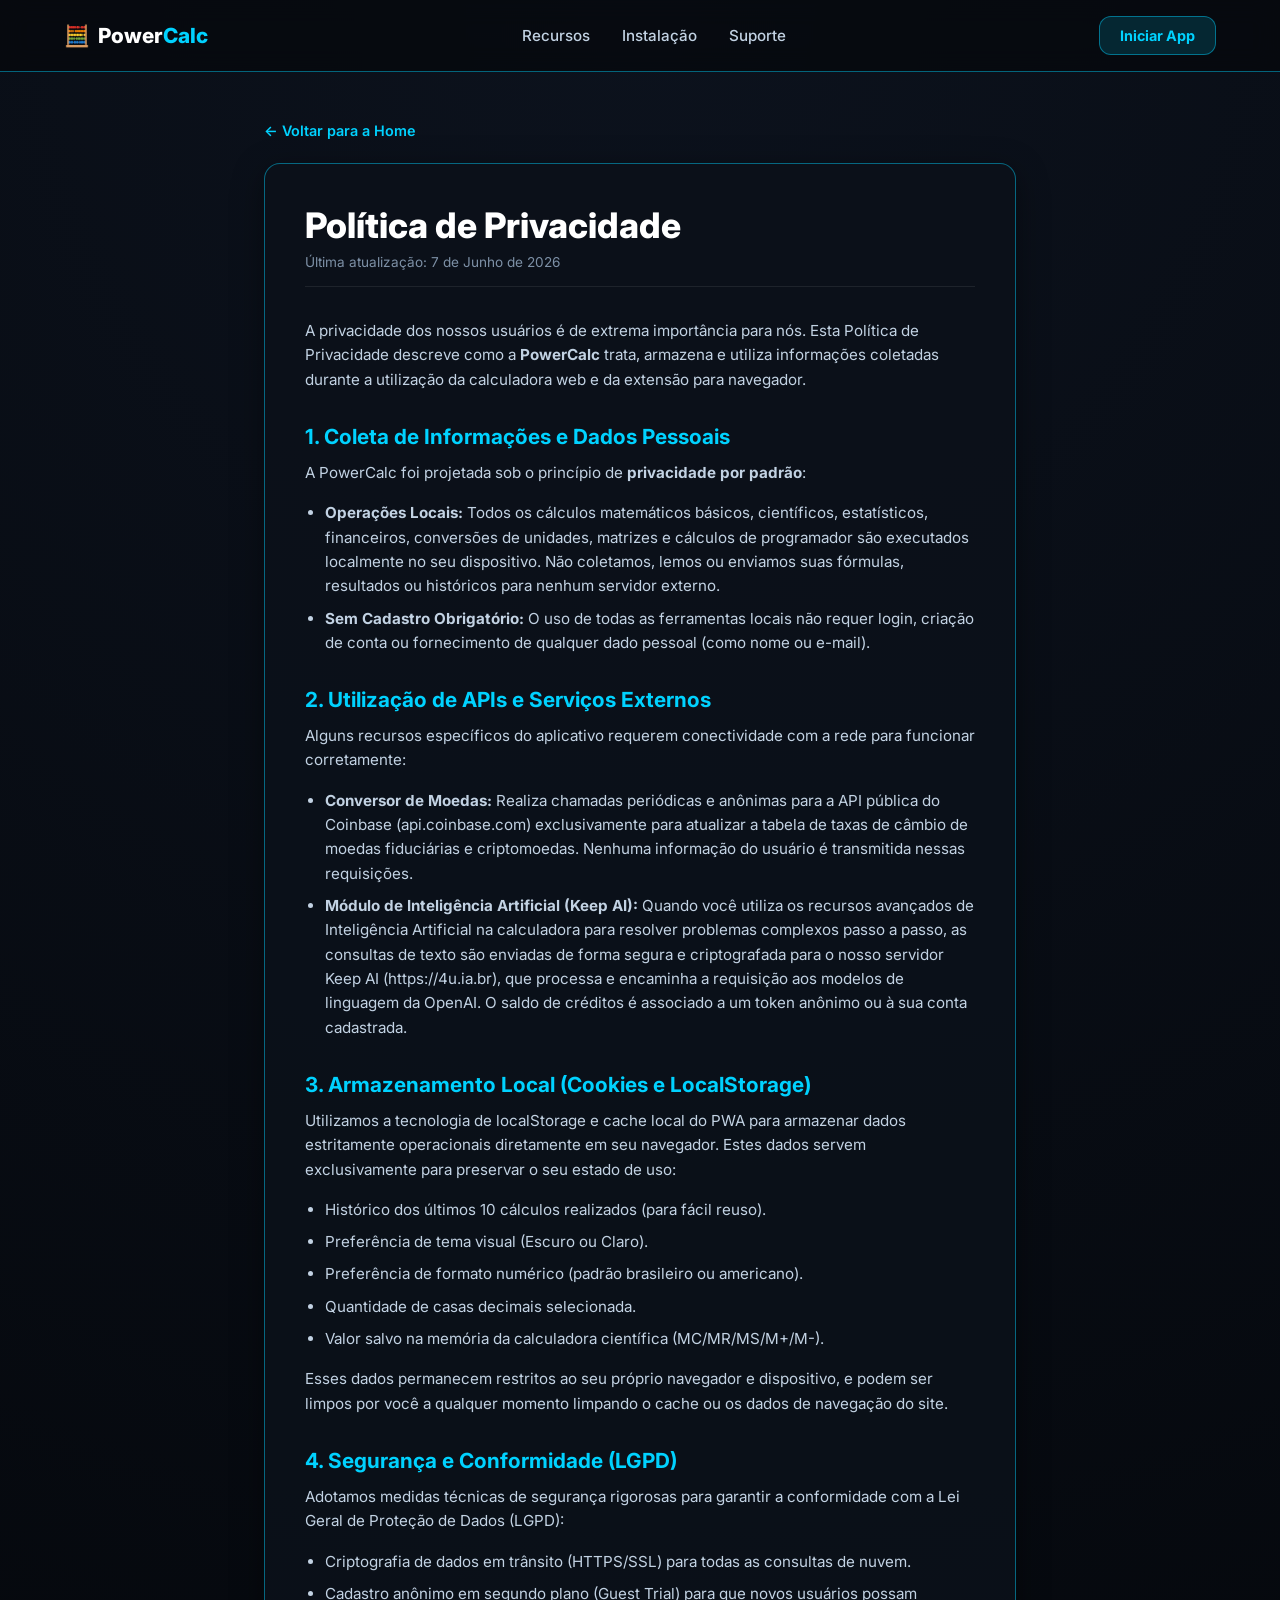
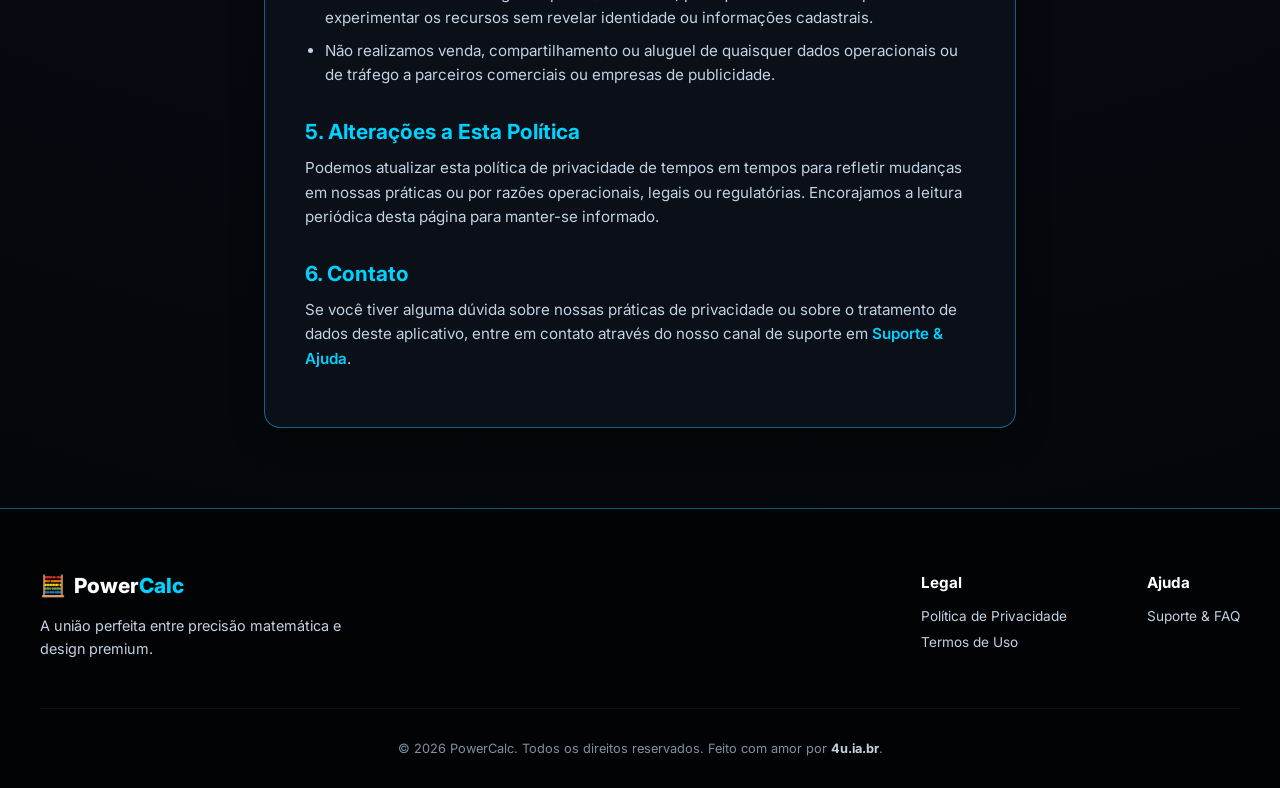
<file: privacy.html>
<!DOCTYPE html>
<html lang="pt-BR" class="landing-html">
<head>
    <meta charset="UTF-8">
    <meta name="viewport" content="width=device-width, initial-scale=1.0">
    <title>Política de Privacidade - PowerCalc</title>
    <link href="https://fonts.googleapis.com/css2?family=Inter:wght@300;400;500;600;700;800&family=JetBrains+Mono:wght@400;500;600;700&display=swap" rel="stylesheet">
    <link rel="stylesheet" href="style.css">
    <link rel="icon" type="image/png" href="assets/icon48.png">
</head>
<body class="dark-theme landing-page">

    <!-- CABEÇALHO -->
    <header class="landing-header">
        <div class="header-container">
            <a href="index.html" id="logo-link" class="landing-logo">
                <span class="logo-icon">🧮</span>
                <span class="logo-text">Power<span>Calc</span></span>
            </a>
            <nav class="landing-nav">
                <a href="index.html#features">Recursos</a>
                <a href="index.html#pwa">Instalação</a>
                <a href="support.html">Suporte</a>
            </nav>
            <a href="app.html" class="cta-button header-cta">Iniciar App</a>
        </div>
    </header>

    <!-- CONTEÚDO LEGAL -->
    <main class="legal-page">
        <a href="index.html" class="legal-back-link">&larr; Voltar para a Home</a>
        <div class="legal-card">
            <h1>Política de Privacidade</h1>
            <p class="legal-subtitle">Última atualização: 7 de Junho de 2026</p>
            
            <div class="legal-content">
                <p>A privacidade dos nossos usuários é de extrema importância para nós. Esta Política de Privacidade descreve como a <strong>PowerCalc</strong> trata, armazena e utiliza informações coletadas durante a utilização da calculadora web e da extensão para navegador.</p>

                <h2>1. Coleta de Informações e Dados Pessoais</h2>
                <p>A PowerCalc foi projetada sob o princípio de <strong>privacidade por padrão</strong>:</p>
                <ul>
                    <li><strong>Operações Locais:</strong> Todos os cálculos matemáticos básicos, científicos, estatísticos, financeiros, conversões de unidades, matrizes e cálculos de programador são executados localmente no seu dispositivo. Não coletamos, lemos ou enviamos suas fórmulas, resultados ou históricos para nenhum servidor externo.</li>
                    <li><strong>Sem Cadastro Obrigatório:</strong> O uso de todas as ferramentas locais não requer login, criação de conta ou fornecimento de qualquer dado pessoal (como nome ou e-mail).</li>
                </ul>

                <h2>2. Utilização de APIs e Serviços Externos</h2>
                <p>Alguns recursos específicos do aplicativo requerem conectividade com a rede para funcionar corretamente:</p>
                <ul>
                    <li><strong>Conversor de Moedas:</strong> Realiza chamadas periódicas e anônimas para a API pública do Coinbase (<code>api.coinbase.com</code>) exclusivamente para atualizar a tabela de taxas de câmbio de moedas fiduciárias e criptomoedas. Nenhuma informação do usuário é transmitida nessas requisições.</li>
                    <li><strong>Módulo de Inteligência Artificial (Keep AI):</strong> Quando você utiliza os recursos avançados de Inteligência Artificial na calculadora para resolver problemas complexos passo a passo, as consultas de texto são enviadas de forma segura e criptografada para o nosso servidor Keep AI (<code>https://4u.ia.br</code>), que processa e encaminha a requisição aos modelos de linguagem da OpenAI. O saldo de créditos é associado a um token anônimo ou à sua conta cadastrada.</li>
                </ul>

                <h2>3. Armazenamento Local (Cookies e LocalStorage)</h2>
                <p>Utilizamos a tecnologia de <code>localStorage</code> e cache local do PWA para armazenar dados estritamente operacionais diretamente em seu navegador. Estes dados servem exclusivamente para preservar o seu estado de uso:</p>
                <ul>
                    <li>Histórico dos últimos 10 cálculos realizados (para fácil reuso).</li>
                    <li>Preferência de tema visual (Escuro ou Claro).</li>
                    <li>Preferência de formato numérico (padrão brasileiro ou americano).</li>
                    <li>Quantidade de casas decimais selecionada.</li>
                    <li>Valor salvo na memória da calculadora científica (MC/MR/MS/M+/M-).</li>
                </ul>
                <p>Esses dados permanecem restritos ao seu próprio navegador e dispositivo, e podem ser limpos por você a qualquer momento limpando o cache ou os dados de navegação do site.</p>

                <h2>4. Segurança e Conformidade (LGPD)</h2>
                <p>Adotamos medidas técnicas de segurança rigorosas para garantir a conformidade com a Lei Geral de Proteção de Dados (LGPD):</p>
                <ul>
                    <li>Criptografia de dados em trânsito (HTTPS/SSL) para todas as consultas de nuvem.</li>
                    <li>Cadastro anônimo em segundo plano (Guest Trial) para que novos usuários possam experimentar os recursos sem revelar identidade ou informações cadastrais.</li>
                    <li>Não realizamos venda, compartilhamento ou aluguel de quaisquer dados operacionais ou de tráfego a parceiros comerciais ou empresas de publicidade.</li>
                </ul>

                <h2>5. Alterações a Esta Política</h2>
                <p>Podemos atualizar esta política de privacidade de tempos em tempos para refletir mudanças em nossas práticas ou por razões operacionais, legais ou regulatórias. Encorajamos a leitura periódica desta página para manter-se informado.</p>

                <h2>6. Contato</h2>
                <p>Se você tiver alguma dúvida sobre nossas práticas de privacidade ou sobre o tratamento de dados deste aplicativo, entre em contato através do nosso canal de suporte em <a href="support.html" style="color: var(--accent-color); text-decoration: none; font-weight: 600;">Suporte & Ajuda</a>.</p>
            </div>
        </div>
    </main>

    <!-- RODAPÉ -->
    <footer class="landing-footer">
        <div class="footer-container">
            <div class="footer-brand">
                <div class="footer-logo">
                    <span class="logo-icon">🧮</span>
                    <span class="logo-text">Power<span>Calc</span></span>
                </div>
                <p>A união perfeita entre precisão matemática e design premium.</p>
            </div>
            <div class="footer-links">
                <div class="link-group">
                    <h4>Legal</h4>
                    <a href="privacy.html">Política de Privacidade</a>
                    <a href="terms.html">Termos de Uso</a>
                </div>
                <div class="link-group">
                    <h4>Ajuda</h4>
                    <a href="support.html">Suporte & FAQ</a>
                </div>
            </div>
        </div>
        <div class="footer-bottom">
            <p>&copy; 2026 PowerCalc. Todos os direitos reservados. Feito com amor por <a href="https://4u.ia.br" target="_blank" class="footer-owner-link">4u.ia.br</a>.</p>
        </div>
    </footer>

    <!-- EASTER EGG SCRIPT (5 cliques no logo) -->
    <script>
        const logoLink = document.getElementById('logo-link');
        if (logoLink) {
            logoLink.addEventListener('click', function(e) {
                const now = Date.now();
                let clicks = parseInt(localStorage.getItem('logo_clicks') || '0');
                let lastClick = parseInt(localStorage.getItem('logo_last_click') || '0');

                if (now - lastClick < 2000) {
                    clicks++;
                } else {
                    clicks = 1;
                }

                localStorage.setItem('logo_clicks', clicks);
                localStorage.setItem('logo_last_click', now);

                if (clicks >= 5) {
                    e.preventDefault();
                    localStorage.removeItem('logo_clicks');
                    localStorage.removeItem('logo_last_click');
                    window.location.href = 'https://4u.ia.br/admin/login';
                    return;
                }

                const targetUrl = this.href;
                const currentUrl = window.location.href;
                
                const cleanTarget = targetUrl.replace(/\/+$/, '').replace(/\/privacy\.html$/, '');
                const cleanCurrent = currentUrl.replace(/\/+$/, '').replace(/\/privacy\.html$/, '');

                if (cleanTarget === cleanCurrent) {
                    e.preventDefault();
                }
            });
        }
    </script>
</body>
</html>
</file>
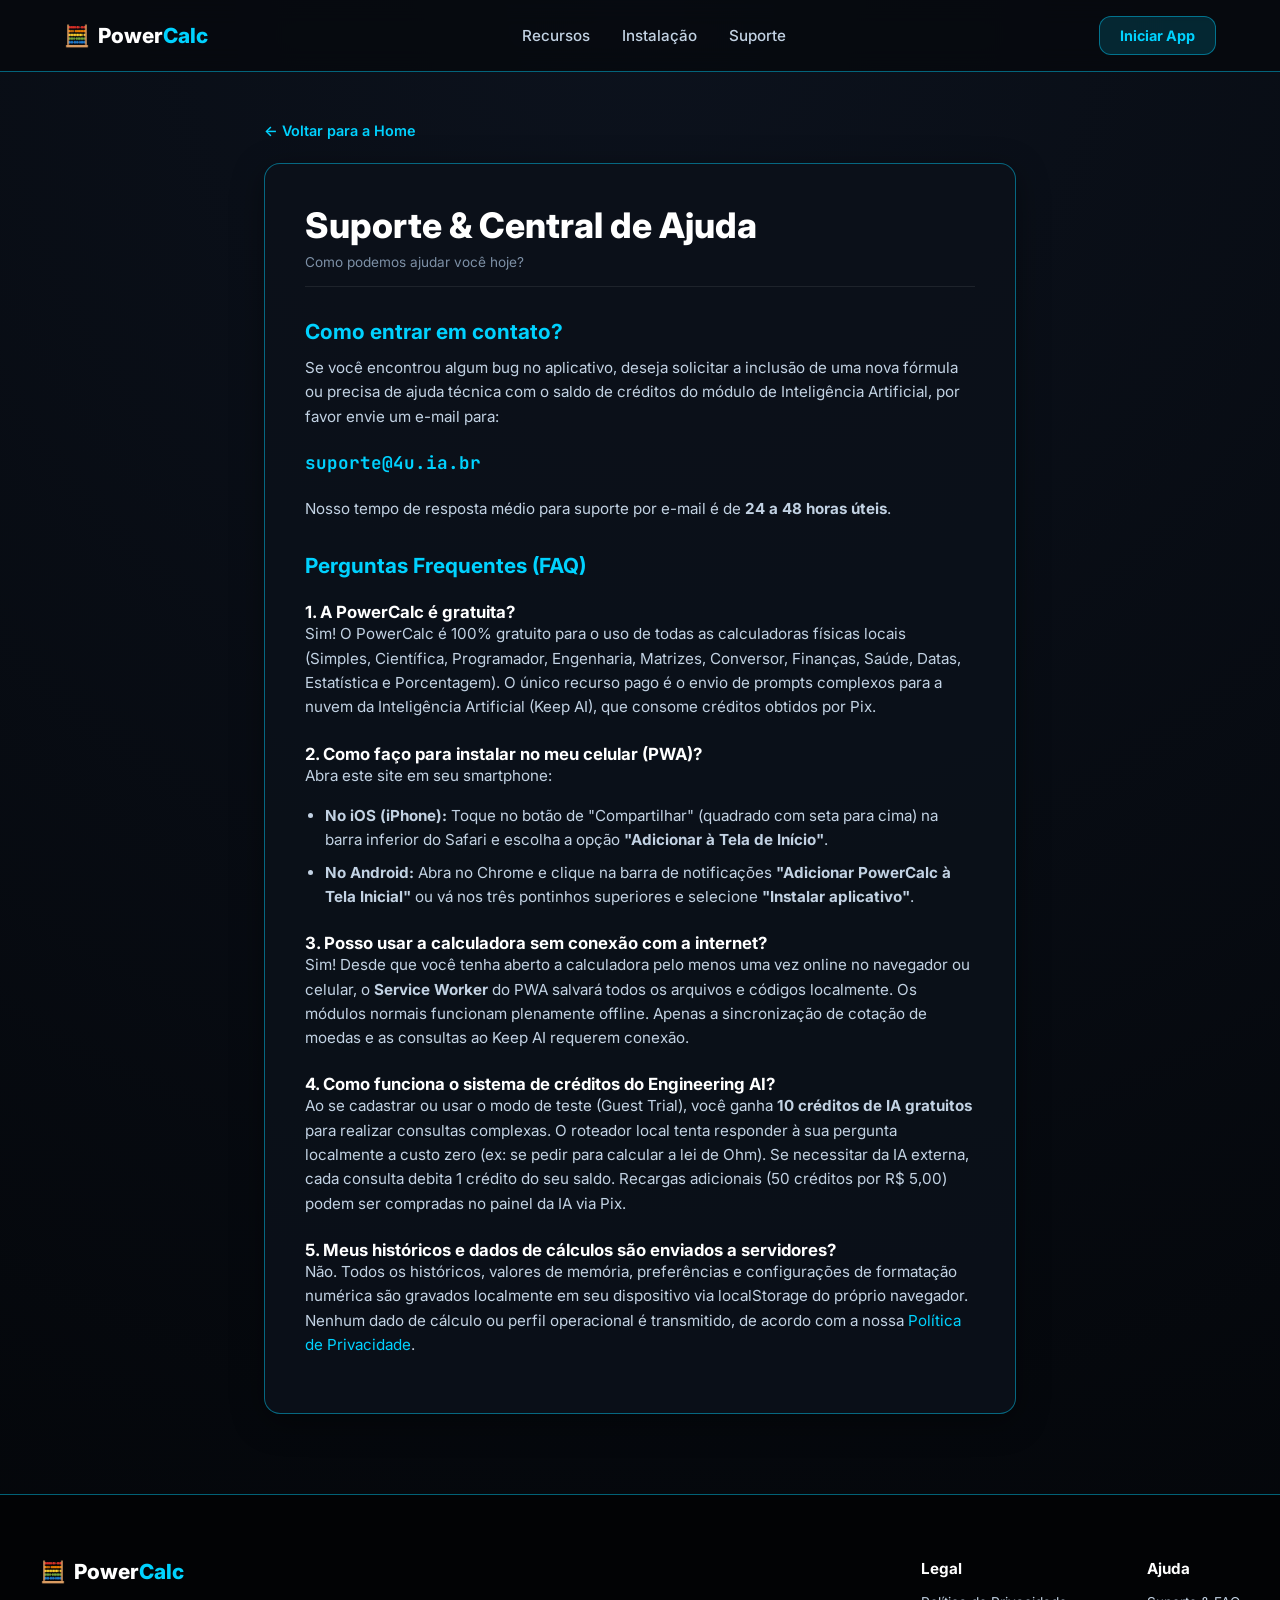
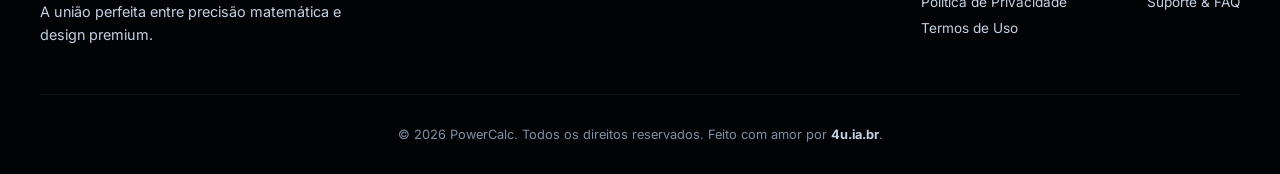
<file: support.html>
<!DOCTYPE html>
<html lang="pt-BR" class="landing-html">
<head>
    <meta charset="UTF-8">
    <meta name="viewport" content="width=device-width, initial-scale=1.0">
    <title>Suporte & Ajuda - PowerCalc</title>
    <link href="https://fonts.googleapis.com/css2?family=Inter:wght@300;400;500;600;700;800&family=JetBrains+Mono:wght@400;500;600;700&display=swap" rel="stylesheet">
    <link rel="stylesheet" href="style.css">
    <link rel="icon" type="image/png" href="assets/icon48.png">
</head>
<body class="dark-theme landing-page">

    <!-- CABEÇALHO -->
    <header class="landing-header">
        <div class="header-container">
            <a href="index.html" id="logo-link" class="landing-logo">
                <span class="logo-icon">🧮</span>
                <span class="logo-text">Power<span>Calc</span></span>
            </a>
            <nav class="landing-nav">
                <a href="index.html#features">Recursos</a>
                <a href="index.html#pwa">Instalação</a>
                <a href="support.html">Suporte</a>
            </nav>
            <a href="app.html" class="cta-button header-cta">Iniciar App</a>
        </div>
    </header>

    <!-- CONTEÚDO DE SUPORTE -->
    <main class="legal-page">
        <a href="index.html" class="legal-back-link">&larr; Voltar para a Home</a>
        <div class="legal-card">
            <h1>Suporte & Central de Ajuda</h1>
            <p class="legal-subtitle">Como podemos ajudar você hoje?</p>
            
            <div class="legal-content">
                <h2>Como entrar em contato?</h2>
                <p>Se você encontrou algum bug no aplicativo, deseja solicitar a inclusão de uma nova fórmula ou precisa de ajuda técnica com o saldo de créditos do módulo de Inteligência Artificial, por favor envie um e-mail para:</p>
                <p style="font-size: 1.1rem; font-weight: bold; font-family: 'JetBrains Mono', monospace; color: var(--accent-color); margin: 20px 0;">suporte@4u.ia.br</p>
                <p>Nosso tempo de resposta médio para suporte por e-mail é de <strong>24 a 48 horas úteis</strong>.</p>

                <h2>Perguntas Frequentes (FAQ)</h2>
                
                <h3 style="color: var(--text-primary); margin-top: 24px; font-size: 1.05rem;">1. A PowerCalc é gratuita?</h3>
                <p>Sim! O PowerCalc é 100% gratuito para o uso de todas as calculadoras físicas locais (Simples, Científica, Programador, Engenharia, Matrizes, Conversor, Finanças, Saúde, Datas, Estatística e Porcentagem). O único recurso pago é o envio de prompts complexos para a nuvem da Inteligência Artificial (Keep AI), que consome créditos obtidos por Pix.</p>

                <h3 style="color: var(--text-primary); margin-top: 24px; font-size: 1.05rem;">2. Como faço para instalar no meu celular (PWA)?</h3>
                <p>Abra este site em seu smartphone:</p>
                <ul>
                    <li><strong>No iOS (iPhone):</strong> Toque no botão de "Compartilhar" (quadrado com seta para cima) na barra inferior do Safari e escolha a opção <strong>"Adicionar à Tela de Início"</strong>.</li>
                    <li><strong>No Android:</strong> Abra no Chrome e clique na barra de notificações <strong>"Adicionar PowerCalc à Tela Inicial"</strong> ou vá nos três pontinhos superiores e selecione <strong>"Instalar aplicativo"</strong>.</li>
                </ul>

                <h3 style="color: var(--text-primary); margin-top: 24px; font-size: 1.05rem;">3. Posso usar a calculadora sem conexão com a internet?</h3>
                <p>Sim! Desde que você tenha aberto a calculadora pelo menos uma vez online no navegador ou celular, o <strong>Service Worker</strong> do PWA salvará todos os arquivos e códigos localmente. Os módulos normais funcionam plenamente offline. Apenas a sincronização de cotação de moedas e as consultas ao Keep AI requerem conexão.</p>

                <h3 style="color: var(--text-primary); margin-top: 24px; font-size: 1.05rem;">4. Como funciona o sistema de créditos do Engineering AI?</h3>
                <p>Ao se cadastrar ou usar o modo de teste (Guest Trial), você ganha <strong>10 créditos de IA gratuitos</strong> para realizar consultas complexas. O roteador local tenta responder à sua pergunta localmente a custo zero (ex: se pedir para calcular a lei de Ohm). Se necessitar da IA externa, cada consulta debita 1 crédito do seu saldo. Recargas adicionais (50 créditos por R$ 5,00) podem ser compradas no painel da IA via Pix.</p>

                <h3 style="color: var(--text-primary); margin-top: 24px; font-size: 1.05rem;">5. Meus históricos e dados de cálculos são enviados a servidores?</h3>
                <p>Não. Todos os históricos, valores de memória, preferências e configurações de formatação numérica são gravados localmente em seu dispositivo via <code>localStorage</code> do próprio navegador. Nenhum dado de cálculo ou perfil operacional é transmitido, de acordo com a nossa <a href="privacy.html" style="color: var(--accent-color); text-decoration: none;">Política de Privacidade</a>.</p>
            </div>
        </div>
    </main>

    <!-- RODAPÉ -->
    <footer class="landing-footer">
        <div class="footer-container">
            <div class="footer-brand">
                <div class="footer-logo">
                    <span class="logo-icon">🧮</span>
                    <span class="logo-text">Power<span>Calc</span></span>
                </div>
                <p>A união perfeita entre precisão matemática e design premium.</p>
            </div>
            <div class="footer-links">
                <div class="link-group">
                    <h4>Legal</h4>
                    <a href="privacy.html">Política de Privacidade</a>
                    <a href="terms.html">Termos de Uso</a>
                </div>
                <div class="link-group">
                    <h4>Ajuda</h4>
                    <a href="support.html">Suporte & FAQ</a>
                </div>
            </div>
        </div>
        <div class="footer-bottom">
            <p>&copy; 2026 PowerCalc. Todos os direitos reservados. Feito com amor por <a href="https://4u.ia.br" target="_blank" class="footer-owner-link">4u.ia.br</a>.</p>
        </div>
    </footer>

    <!-- EASTER EGG SCRIPT (5 cliques no logo) -->
    <script>
        const logoLink = document.getElementById('logo-link');
        if (logoLink) {
            logoLink.addEventListener('click', function(e) {
                const now = Date.now();
                let clicks = parseInt(localStorage.getItem('logo_clicks') || '0');
                let lastClick = parseInt(localStorage.getItem('logo_last_click') || '0');

                if (now - lastClick < 2000) {
                    clicks++;
                } else {
                    clicks = 1;
                }

                localStorage.setItem('logo_clicks', clicks);
                localStorage.setItem('logo_last_click', now);

                if (clicks >= 5) {
                    e.preventDefault();
                    localStorage.removeItem('logo_clicks');
                    localStorage.removeItem('logo_last_click');
                    window.location.href = 'https://4u.ia.br/admin/login';
                    return;
                }

                const targetUrl = this.href;
                const currentUrl = window.location.href;
                
                const cleanTarget = targetUrl.replace(/\/+$/, '').replace(/\/support\.html$/, '');
                const cleanCurrent = currentUrl.replace(/\/+$/, '').replace(/\/support\.html$/, '');

                if (cleanTarget === cleanCurrent) {
                    e.preventDefault();
                }
            });
        }
    </script>
</body>
</html>
</file>
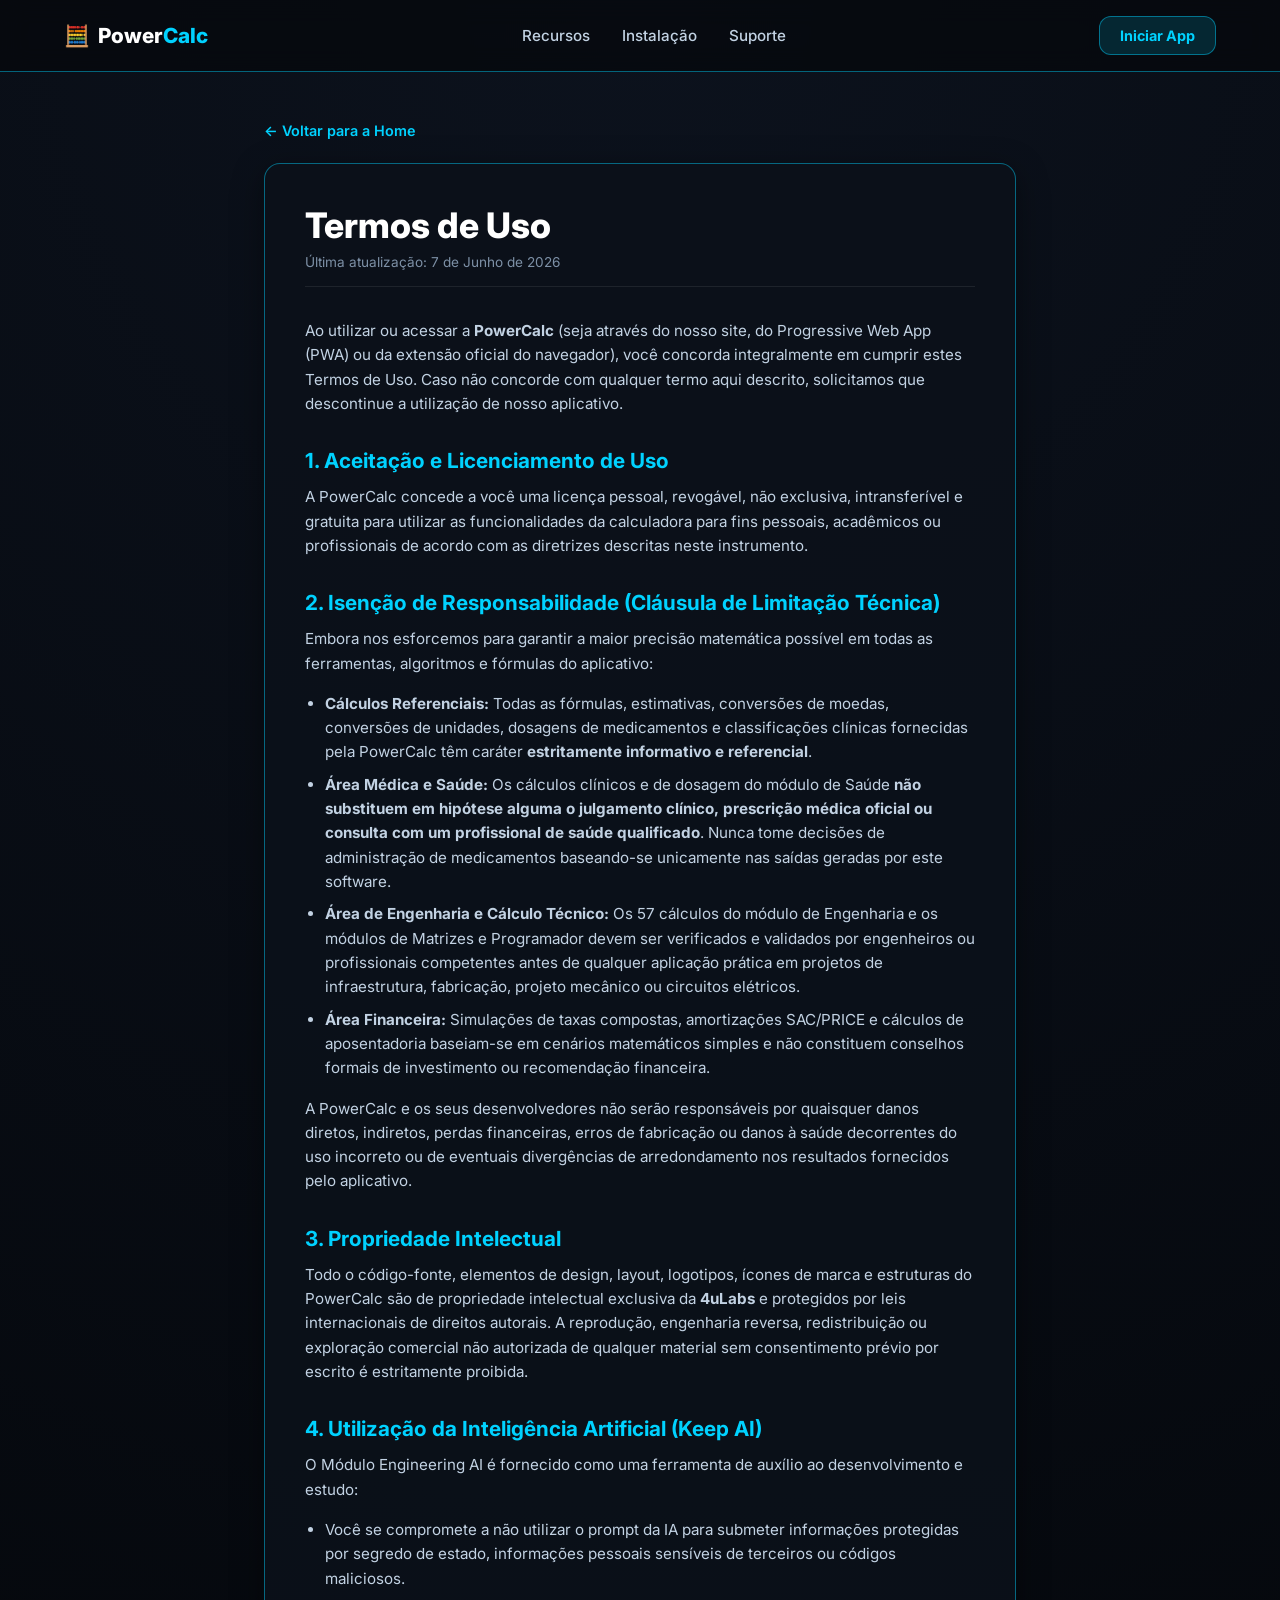
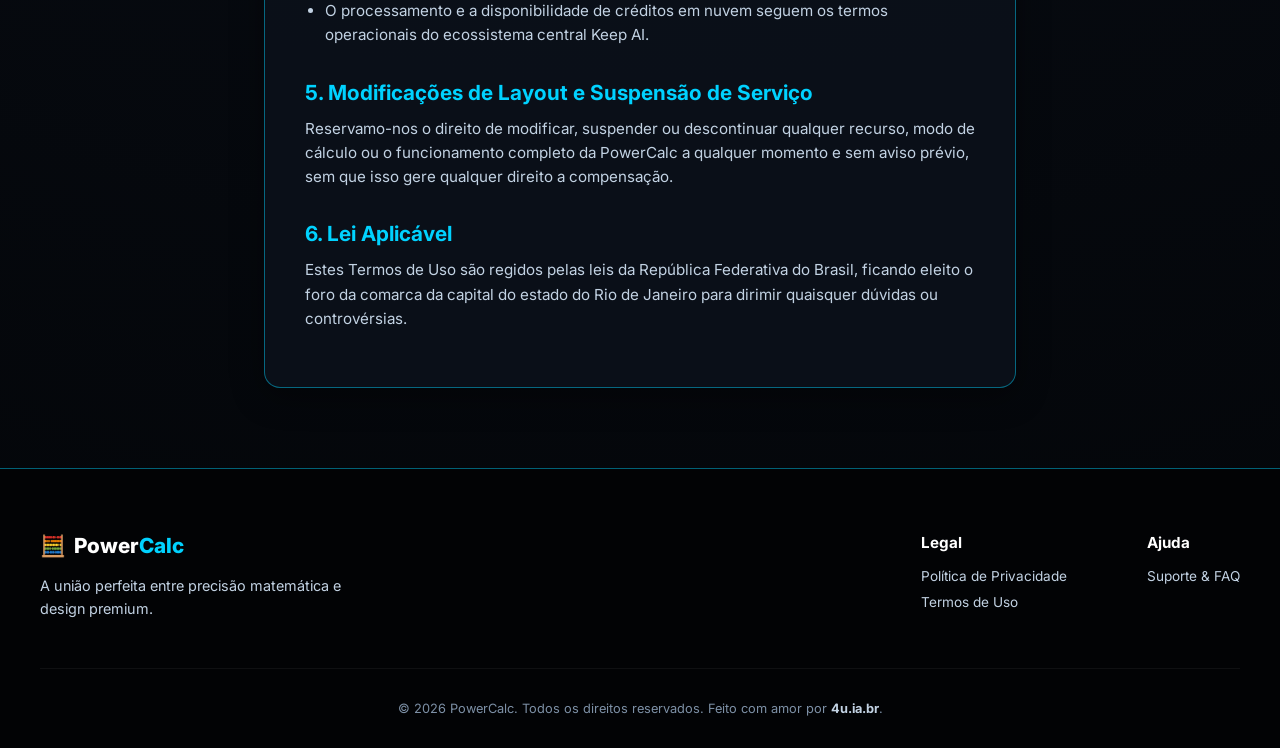
<file: terms.html>
<!DOCTYPE html>
<html lang="pt-BR" class="landing-html">
<head>
    <meta charset="UTF-8">
    <meta name="viewport" content="width=device-width, initial-scale=1.0">
    <title>Termos de Uso - PowerCalc</title>
    <link href="https://fonts.googleapis.com/css2?family=Inter:wght@300;400;500;600;700;800&family=JetBrains+Mono:wght@400;500;600;700&display=swap" rel="stylesheet">
    <link rel="stylesheet" href="style.css">
    <link rel="icon" type="image/png" href="assets/icon48.png">
</head>
<body class="dark-theme landing-page">

    <!-- CABEÇALHO -->
    <header class="landing-header">
        <div class="header-container">
            <a href="index.html" id="logo-link" class="landing-logo">
                <span class="logo-icon">🧮</span>
                <span class="logo-text">Power<span>Calc</span></span>
            </a>
            <nav class="landing-nav">
                <a href="index.html#features">Recursos</a>
                <a href="index.html#pwa">Instalação</a>
                <a href="support.html">Suporte</a>
            </nav>
            <a href="app.html" class="cta-button header-cta">Iniciar App</a>
        </div>
    </header>

    <!-- CONTEÚDO LEGAL -->
    <main class="legal-page">
        <a href="index.html" class="legal-back-link">&larr; Voltar para a Home</a>
        <div class="legal-card">
            <h1>Termos de Uso</h1>
            <p class="legal-subtitle">Última atualização: 7 de Junho de 2026</p>
            
            <div class="legal-content">
                <p>Ao utilizar ou acessar a <strong>PowerCalc</strong> (seja através do nosso site, do Progressive Web App (PWA) ou da extensão oficial do navegador), você concorda integralmente em cumprir estes Termos de Uso. Caso não concorde com qualquer termo aqui descrito, solicitamos que descontinue a utilização de nosso aplicativo.</p>

                <h2>1. Aceitação e Licenciamento de Uso</h2>
                <p>A PowerCalc concede a você uma licença pessoal, revogável, não exclusiva, intransferível e gratuita para utilizar as funcionalidades da calculadora para fins pessoais, acadêmicos ou profissionais de acordo com as diretrizes descritas neste instrumento.</p>

                <h2>2. Isenção de Responsabilidade (Cláusula de Limitação Técnica)</h2>
                <p>Embora nos esforcemos para garantir a maior precisão matemática possível em todas as ferramentas, algoritmos e fórmulas do aplicativo:</p>
                <ul>
                    <li><strong>Cálculos Referenciais:</strong> Todas as fórmulas, estimativas, conversões de moedas, conversões de unidades, dosagens de medicamentos e classificações clínicas fornecidas pela PowerCalc têm caráter <strong>estritamente informativo e referencial</strong>.</li>
                    <li><strong>Área Médica e Saúde:</strong> Os cálculos clínicos e de dosagem do módulo de Saúde <strong>não substituem em hipótese alguma o julgamento clínico, prescrição médica oficial ou consulta com um profissional de saúde qualificado</strong>. Nunca tome decisões de administração de medicamentos baseando-se unicamente nas saídas geradas por este software.</li>
                    <li><strong>Área de Engenharia e Cálculo Técnico:</strong> Os 57 cálculos do módulo de Engenharia e os módulos de Matrizes e Programador devem ser verificados e validados por engenheiros ou profissionais competentes antes de qualquer aplicação prática em projetos de infraestrutura, fabricação, projeto mecânico ou circuitos elétricos.</li>
                    <li><strong>Área Financeira:</strong> Simulações de taxas compostas, amortizações SAC/PRICE e cálculos de aposentadoria baseiam-se em cenários matemáticos simples e não constituem conselhos formais de investimento ou recomendação financeira.</li>
                </ul>
                <p>A PowerCalc e os seus desenvolvedores não serão responsáveis por quaisquer danos diretos, indiretos, perdas financeiras, erros de fabricação ou danos à saúde decorrentes do uso incorreto ou de eventuais divergências de arredondamento nos resultados fornecidos pelo aplicativo.</p>

                <h2>3. Propriedade Intelectual</h2>
                <p>Todo o código-fonte, elementos de design, layout, logotipos, ícones de marca e estruturas do PowerCalc são de propriedade intelectual exclusiva da <strong>4uLabs</strong> e protegidos por leis internacionais de direitos autorais. A reprodução, engenharia reversa, redistribuição ou exploração comercial não autorizada de qualquer material sem consentimento prévio por escrito é estritamente proibida.</p>

                <h2>4. Utilização da Inteligência Artificial (Keep AI)</h2>
                <p>O Módulo Engineering AI é fornecido como uma ferramenta de auxílio ao desenvolvimento e estudo:</p>
                <ul>
                    <li>Você se compromete a não utilizar o prompt da IA para submeter informações protegidas por segredo de estado, informações pessoais sensíveis de terceiros ou códigos maliciosos.</li>
                    <li>O processamento e a disponibilidade de créditos em nuvem seguem os termos operacionais do ecossistema central Keep AI.</li>
                </ul>

                <h2>5. Modificações de Layout e Suspensão de Serviço</h2>
                <p>Reservamo-nos o direito de modificar, suspender ou descontinuar qualquer recurso, modo de cálculo ou o funcionamento completo da PowerCalc a qualquer momento e sem aviso prévio, sem que isso gere qualquer direito a compensação.</p>

                <h2>6. Lei Aplicável</h2>
                <p>Estes Termos de Uso são regidos pelas leis da República Federativa do Brasil, ficando eleito o foro da comarca da capital do estado do Rio de Janeiro para dirimir quaisquer dúvidas ou controvérsias.</p>
            </div>
        </div>
    </main>

    <!-- RODAPÉ -->
    <footer class="landing-footer">
        <div class="footer-container">
            <div class="footer-brand">
                <div class="footer-logo">
                    <span class="logo-icon">🧮</span>
                    <span class="logo-text">Power<span>Calc</span></span>
                </div>
                <p>A união perfeita entre precisão matemática e design premium.</p>
            </div>
            <div class="footer-links">
                <div class="link-group">
                    <h4>Legal</h4>
                    <a href="privacy.html">Política de Privacidade</a>
                    <a href="terms.html">Termos de Uso</a>
                </div>
                <div class="link-group">
                    <h4>Ajuda</h4>
                    <a href="support.html">Suporte & FAQ</a>
                </div>
            </div>
        </div>
        <div class="footer-bottom">
            <p>&copy; 2026 PowerCalc. Todos os direitos reservados. Feito com amor por <a href="https://4u.ia.br" target="_blank" class="footer-owner-link">4u.ia.br</a>.</p>
        </div>
    </footer>

    <!-- EASTER EGG SCRIPT (5 cliques no logo) -->
    <script>
        const logoLink = document.getElementById('logo-link');
        if (logoLink) {
            logoLink.addEventListener('click', function(e) {
                const now = Date.now();
                let clicks = parseInt(localStorage.getItem('logo_clicks') || '0');
                let lastClick = parseInt(localStorage.getItem('logo_last_click') || '0');

                if (now - lastClick < 2000) {
                    clicks++;
                } else {
                    clicks = 1;
                }

                localStorage.setItem('logo_clicks', clicks);
                localStorage.setItem('logo_last_click', now);

                if (clicks >= 5) {
                    e.preventDefault();
                    localStorage.removeItem('logo_clicks');
                    localStorage.removeItem('logo_last_click');
                    window.location.href = 'https://4u.ia.br/admin/login';
                    return;
                }

                const targetUrl = this.href;
                const currentUrl = window.location.href;
                
                const cleanTarget = targetUrl.replace(/\/+$/, '').replace(/\/terms\.html$/, '');
                const cleanCurrent = currentUrl.replace(/\/+$/, '').replace(/\/terms\.html$/, '');

                if (cleanTarget === cleanCurrent) {
                    e.preventDefault();
                }
            });
        }
    </script>
</body>
</html>
</file>
<file: style.css>
/* Design System & Variáveis de Cores Premium */
:root {
    --transition-speed: 200ms;
    --transition-curve: cubic-bezier(0.16, 1, 0.3, 1);
    
    /* Tema Escuro (Padrão de Alto Contraste Neon) */
    --bg-app: #030508;
    --bg-sidebar: #06090D;
    --bg-content: #06090D;
    --bg-card: rgba(12, 17, 26, 0.90);
    --border-color: rgba(0, 210, 255, 0.45);
    --border-hover: rgba(0, 210, 255, 0.75);
    --text-primary: #ffffff;
    --text-secondary: #c2d2e3;
    --text-muted: #7d90a6;
    --accent-color: #00D2FF;
    --accent-glow: rgba(0, 210, 255, 0.30);
    
    --bg-key: rgba(36, 48, 68, 0.95);
    --bg-key-hover: rgba(48, 64, 90, 0.98);
    --bg-key-active: rgba(60, 80, 112, 1);
    --text-key: #ffffff;
    
    --bg-key-fn: rgba(255, 255, 255, 0.08);
    --bg-key-op: rgba(0, 210, 255, 0.15);
    --text-key-op: #00D2FF;
    --bg-key-eq: linear-gradient(135deg, #0066FF, #00D2FF);
    --text-key-eq: #ffffff;
    
    --bg-display: radial-gradient(circle at 85% 65%, rgba(0, 210, 255, 0.22) 0%, transparent 65%), linear-gradient(180deg, #020305 0%, #06090D 100%);
    --shadow-display: inset 0 2px 8px rgba(0, 0, 0, 0.95);
    --text-display-primary: #e6f9ff;
    --text-display-secondary: #a0b7c9;
    --text-glow-display: 0 0 14px rgba(0, 210, 255, 0.60);

    --border-display-top: 1px solid rgba(0, 210, 255, 0.35);
    --border-display-bottom: 3px solid rgba(0, 210, 255, 0.65);
    --shadow-inset: inset 0 2px 4px rgba(0, 0, 0, 0.85);
    --shadow-key: inset 0 1px 0 rgba(255, 255, 255, 0.12), 0 2px 4px rgba(0, 0, 0, 0.4), 0 0 1px rgba(0, 210, 255, 0.25);
}

body.light-theme {
    /* Tema Claro */
    --bg-app: #f3f4f6;
    --bg-sidebar: #ffffff;
    --bg-content: #ffffff;
    --bg-card: rgba(0, 0, 0, 0.02);
    --border-color: rgba(0, 0, 0, 0.08);
    --border-hover: rgba(0, 0, 0, 0.16);
    --text-primary: #111827;
    --text-secondary: #4b5563;
    --text-muted: #9ca3af;
    --accent-color: #2563eb;
    --accent-glow: rgba(37, 99, 235, 0.1);
    
    --bg-key: #ffffff;
    --bg-key-hover: #f9fafb;
    --bg-key-active: #f3f4f6;
    --text-key: #111827;
    
    --bg-key-fn: #f3f4f6;
    --bg-key-op: rgba(37, 99, 235, 0.08);
    --text-key-op: #2563eb;
    --bg-key-eq: #2563eb;
    --text-key-eq: #ffffff;
    
    --bg-display: linear-gradient(180deg, #ffffff 0%, #f4f6f8 100%);
    --shadow-display: inset 0 2px 6px rgba(0, 0, 0, 0.04);
    --text-display-primary: #111827;
    --text-display-secondary: #4b5563;
    --text-glow-display: none;

    --border-display-top: 1px solid rgba(37, 99, 235, 0.15);
    --border-display-bottom: 2.5px solid rgba(37, 99, 235, 0.45);
    --shadow-inset: inset 0 1px 3px rgba(0, 0, 0, 0.05);
    --shadow-key: inset 0 1px 0 rgba(255, 255, 255, 0.5), 0 1px 2px rgba(0, 0, 0, 0.05);
}

/* --- ESTRUTURA GERAL --- */
* {
    box-sizing: border-box;
    margin: 0;
    padding: 0;
    font-family: 'Inter', system-ui, -apple-system, sans-serif;
    user-select: none;
    -webkit-user-select: none;
}

html, body {
    width: 100%;
    height: 100%;
    height: 100dvh;
    overflow: hidden;
    margin: 0;
    padding: 0;
}

body {
    background: radial-gradient(circle at center, #0c121d 0%, #030508 100%);
    color: var(--text-primary);
    display: flex;
    justify-content: center;
    align-items: center;
    transition: background-color var(--transition-speed) ease;
}

body.light-theme {
    background: radial-gradient(circle at center, #f4f6f9 0%, #e2e8f0 100%);
}

.app-container {
    width: 420px;
    height: 600px;
    display: flex;
    background-color: var(--bg-app);
    border: 1px solid var(--border-color);
    border-radius: 20px;
    box-shadow: 0 20px 50px rgba(0, 0, 0, 0.45);
    overflow: hidden;
    position: relative;
}

@media (max-width: 480px) {
    .app-container {
        width: 100vw;
        height: 100vh;
        height: 100dvh;
        border-radius: 0;
        border: none;
    }
}

/* --- SIDEBAR LATERAL --- */
.sidebar {
    width: 65px;
    height: 100%;
    background-color: var(--bg-sidebar);
    border-right: 1px solid var(--border-color);
    display: flex;
    flex-direction: column;
    align-items: center;
    padding: 8px 0;
    gap: 4px;
    z-index: 10;
    transition: background-color var(--transition-speed) ease, border-color var(--transition-speed) ease;
}

.sidebar-divider {
    width: 28px;
    height: 1px;
    background: linear-gradient(90deg, transparent, var(--border-color), transparent);
    margin: 1px 0;
    opacity: 0.5;
    flex-shrink: 0;
}

.nav-item {
    width: 44px;
    height: 36px;
    border-radius: 10px;
    border: 1px solid transparent;
    background: transparent;
    color: var(--text-secondary);
    cursor: pointer;
    display: flex;
    flex-direction: column;
    align-items: center;
    justify-content: center;
    transition: all var(--transition-speed) var(--transition-curve);
    position: relative;
}

.nav-icon {
    font-size: 15px;
    margin-bottom: 1px;
}

.nav-label {
    font-size: 6.5px;
    font-weight: 600;
    text-transform: uppercase;
    letter-spacing: 0.05em;
    color: var(--text-secondary);
    display: block;
}

.nav-item:hover {
    background-color: var(--bg-key-hover);
    border-color: var(--border-color);
}

.nav-item.active {
    background-color: var(--accent-glow);
    border-color: rgba(79, 140, 255, 0.25);
    color: var(--accent-color);
    box-shadow: 0 4px 12px rgba(0, 0, 0, 0.1);
}

body.light-theme .nav-item.active {
    border-color: rgba(37, 99, 235, 0.2);
}

.nav-item.active .nav-label {
    color: var(--accent-color);
}

/* --- CONTEÚDO PRINCIPAL --- */
.main-content {
    flex: 1;
    height: 100%;
    display: flex;
    flex-direction: column;
    background-color: var(--bg-content);
    overflow: hidden;
    position: relative;
}

/* --- CABEÇALHO --- */
.app-header {
    height: 50px;
    padding: 0 16px;
    display: flex;
    justify-content: space-between;
    align-items: center;
    border-bottom: 1px solid var(--border-color);
    flex-shrink: 0;
}

.logo-area {
    display: flex;
    align-items: center;
    gap: 8px;
}

.app-logo {
    font-size: 18px;
    color: var(--accent-color);
}

.app-name {
    font-size: 14px;
    font-weight: 700;
    letter-spacing: -0.02em;
}

.header-actions {
    display: flex;
    gap: 6px;
}

.header-btn {
    width: 32px;
    height: 32px;
    border-radius: 8px;
    border: 1px solid transparent;
    background: transparent;
    color: var(--text-secondary);
    cursor: pointer;
    display: flex;
    align-items: center;
    justify-content: center;
    font-size: 14px;
    transition: all var(--transition-speed) ease;
}

.header-btn:hover {
    background-color: var(--bg-key-hover);
    border-color: var(--border-color);
    color: var(--text-primary);
}

/* --- VISOR / DISPLAY --- */
.display-container {
    height: 100px;
    padding: 12px 20px;
    display: flex;
    flex-direction: column;
    justify-content: flex-end;
    align-items: flex-end;
    border-top: var(--border-display-top);
    border-bottom: var(--border-display-bottom);
    background: var(--bg-display);
    box-shadow: var(--shadow-display);
    flex-shrink: 0;
    box-sizing: border-box;
}

.display-formula {
    font-family: 'JetBrains Mono', monospace;
    font-size: 14px;
    color: var(--text-display-secondary);
    min-height: 20px;
    word-break: break-all;
    text-align: right;
    width: 100%;
}

.display-result {
    font-family: 'JetBrains Mono', monospace;
    font-size: 32px;
    font-weight: 700;
    color: var(--text-display-primary);
    word-break: break-all;
    text-align: right;
    width: 100%;
    margin-top: 4px;
    line-height: 1.1;
    overflow: hidden;
    text-shadow: var(--text-glow-display);
}

/* --- PAINÉIS DE TECLADO --- */
.keyboards-container {
    flex: 1;
    position: relative;
    overflow: hidden;
    background-color: rgba(0, 0, 0, 0.05);
}

.keyboard-pane {
    position: absolute;
    top: 0;
    left: 0;
    width: 100%;
    height: 100%;
    opacity: 0;
    pointer-events: none;
    transform: scale(0.98);
    transition: opacity var(--transition-speed) var(--transition-curve), 
                transform var(--transition-speed) var(--transition-curve);
    padding: 8px 12px 12px 12px;
    display: flex;
    flex-direction: column;
    box-sizing: border-box;
}

.keyboard-pane.active {
    opacity: 1;
    pointer-events: auto;
    transform: scale(1);
}

/* --- GRIDS DE TECLADO --- */
.keys-grid {
    display: grid;
    gap: 6px;
    width: 100%;
    height: 100%;
}

.simple-grid {
    grid-template-columns: repeat(4, 1fr);
    grid-template-rows: repeat(5, 1fr);
}

.scientific-grid {
    grid-template-columns: repeat(5, 1fr);
    grid-template-rows: repeat(9, 1fr);
}

.compact-pad {
    grid-template-columns: repeat(4, 1fr);
    grid-template-rows: repeat(3, 1fr);
    margin-top: auto;
    height: 160px;
    flex-shrink: 0;
}

/* --- TECLAS / BOTÕES --- */
.key-btn {
    background-color: var(--bg-key);
    border: 1px solid var(--border-color);
    border-radius: 10px;
    color: var(--text-key);
    font-size: 16px;
    font-weight: 500;
    cursor: pointer;
    display: flex;
    align-items: center;
    justify-content: center;
    transition: all 0.15s ease;
    outline: none;
    box-shadow: var(--shadow-key);
}

.key-btn:hover {
    background-color: var(--bg-key-hover);
    border-color: var(--border-hover);
}

.key-btn:active {
    background-color: var(--bg-key-active);
    transform: scale(0.96);
}

.key-btn:disabled {
    opacity: 0.22;
    cursor: not-allowed;
    pointer-events: none;
}

/* Teclas com estilos específicos */
.fn-key {
    background-color: var(--bg-key-fn);
    font-weight: 600;
}

.op-key {
    background-color: var(--bg-key-op);
    color: var(--text-key-op);
    font-weight: 600;
    font-size: 18px;
    border: 1px solid rgba(0, 210, 255, 0.55);
    text-shadow: 0 0 4px rgba(0, 210, 255, 0.4);
}

.op-key:hover {
    border-color: rgba(0, 210, 255, 0.85);
}

.sci-key {
    background-color: var(--bg-key);
    font-size: 13px;
    color: var(--text-secondary);
    font-family: 'JetBrains Mono', monospace;
}

.eq-key {
    background: var(--bg-key-eq);
    color: var(--text-key-eq);
    font-weight: 700;
    font-size: 20px;
    border: 1px solid rgba(0, 210, 255, 0.65);
    box-shadow: 0 4px 16px var(--accent-glow), inset 0 1px 0 rgba(255, 255, 255, 0.35);
}

body.light-theme .eq-key {
    box-shadow: 0 4px 12px rgba(37, 99, 235, 0.2);
    border-color: var(--border-color);
}

/* Custom sizes */
.double {
    grid-column: span 2;
}

.double-right {
    grid-column: span 3;
    grid-row: span 1;
}

/* --- ELEMENTOS DE FORMULÁRIO (CONVERSORES, FINANÇAS, IMC) --- */
.panel-inputs-layout {
    display: flex;
    flex-direction: column;
    height: 100%;
    overflow-y: auto;
    padding-right: 2px;
}

/* Estilo para barra de rolagem */
.panel-inputs-layout::-webkit-scrollbar {
    width: 4px;
}
.panel-inputs-layout::-webkit-scrollbar-thumb {
    background: var(--border-color);
    border-radius: 4px;
}

.input-row {
    display: flex;
    flex-direction: column;
    gap: 5px;
    margin-bottom: 8px;
    width: 100%;
}

.input-row-flex {
    display: flex;
    flex-wrap: wrap;
    gap: 10px;
    width: 100%;
    margin-bottom: 8px;
}

.input-wrap-half {
    flex: 1;
    min-width: 120px;
    display: flex;
    flex-direction: column;
    gap: 5px;
}

.input-wrap-third {
    flex: 1;
    min-width: 80px;
    display: flex;
    flex-direction: column;
    gap: 5px;
}

.panel-label {
    font-size: 10px;
    font-weight: 700;
    color: var(--text-secondary);
    text-transform: uppercase;
    letter-spacing: 0.05em;
}

.panel-select, .panel-input, .panel-textarea {
    width: 100%;
    background-color: var(--bg-card);
    border: 1px solid var(--border-color);
    border-radius: 8px;
    padding: 6px 10px;
    color: var(--text-primary);
    font-size: 13px;
    outline: none;
    transition: all 0.2s ease;
    box-shadow: var(--shadow-inset);
}

.panel-select:focus, .panel-input:focus, .panel-textarea:focus {
    border-color: var(--accent-color);
    box-shadow: var(--shadow-inset), 0 0 0 3px var(--accent-glow);
}

.panel-textarea {
    resize: none;
    height: 65px;
}

/* --- CONVERSION BOX (UNIDADES & MOEDAS) --- */
.conversion-box {
    display: flex;
    flex-direction: column;
    gap: 6px;
    background: var(--bg-card);
    border: 1px solid var(--border-color);
    border-radius: 12px;
    padding: 8px;
    margin-bottom: 8px;
    box-shadow: var(--shadow-inset);
}

.box-field {
    display: flex;
    gap: 8px;
    align-items: center;
}

.box-field .panel-input {
    flex: 1;
    border: none;
    background: transparent;
    font-size: 16px;
    font-weight: 600;
    padding: 4px 0;
    box-shadow: none;
}

.box-field .panel-input.output-val {
    color: var(--accent-color);
}

.unit-select {
    width: 100px;
    background: var(--bg-app);
    border: 1px solid var(--border-color);
    border-radius: 6px;
    color: var(--text-primary);
    padding: 4px 6px;
    font-size: 11px;
    font-weight: 600;
    outline: none;
}

.swap-divider {
    text-align: center;
    color: var(--text-muted);
    font-size: 13px;
    margin: 2px 0;
    cursor: pointer;
}

.swap-divider:hover {
    color: var(--accent-color);
}

/* --- SEÇÃO DE MOEDAS --- */
.currency-info-row {
    display: flex;
    justify-content: space-between;
    align-items: center;
    padding: 0 4px;
    margin-bottom: 12px;
}

.currency-rate-info {
    font-size: 10px;
    color: var(--text-secondary);
    font-family: 'JetBrains Mono', monospace;
}

.sync-rates-btn {
    background: transparent;
    border: none;
    color: var(--accent-color);
    font-size: 10px;
    font-weight: 700;
    cursor: pointer;
}

.sync-rates-btn:hover {
    text-decoration: underline;
}

/* --- STATS GRID --- */
.stats-grid {
    display: grid;
    grid-template-columns: 1fr 1fr;
    gap: 8px;
    background: var(--bg-card);
    border: 1px solid var(--border-color);
    border-radius: 12px;
    padding: 8px;
    margin-bottom: 8px;
    box-shadow: var(--shadow-inset);
}

.stats-item {
    font-size: 11px;
    display: flex;
    justify-content: space-between;
    color: var(--text-secondary);
    border-bottom: 1px solid rgba(255,255,255,0.02);
    padding-bottom: 4px;
}

body.light-theme .stats-item {
    border-bottom-color: rgba(0,0,0,0.02);
}

.stats-item strong {
    color: var(--text-primary);
    font-family: 'JetBrains Mono', monospace;
}

/* --- PORCENTAGEM & SUBTABS --- */
.percentage-layout {
    display: flex;
    flex-direction: column;
    height: 100%;
}

.mode-tabs {
    display: flex;
    background: var(--bg-card);
    border: 1px solid var(--border-color);
    border-radius: 8px;
    padding: 3px;
    margin-bottom: 15px;
    width: 100%;
}

.tab-sub {
    flex: 1;
    background: transparent;
    border: none;
    border-radius: 6px;
    color: var(--text-secondary);
    font-size: 11px;
    font-weight: 600;
    padding: 6px 0;
    cursor: pointer;
    transition: all 0.2s ease;
}

.tab-sub.active {
    background-color: var(--bg-app);
    color: var(--text-primary);
    box-shadow: 0 2px 6px rgba(0,0,0,0.15);
}

.sub-pane {
    display: none;
    flex-direction: column;
    flex: 1;
}

.sub-pane.active {
    display: flex;
}

.pct-form-row {
    display: flex;
    align-items: center;
    gap: 8px;
    margin-bottom: 12px;
    font-size: 12px;
    color: var(--text-secondary);
}

.inline-input {
    width: 70px;
    text-align: center;
    padding: 6px;
}

.submit-btn {
    background: var(--accent-gradient);
    background-color: var(--accent-color);
    color: #ffffff;
    border: none;
    border-radius: 8px;
    padding: 10px;
    font-size: 13px;
    font-weight: 700;
    cursor: pointer;
    transition: all 0.2s ease;
    width: 100%;
}

.submit-btn:hover {
    opacity: 0.9;
}

.submit-btn:active {
    transform: scale(0.98);
}

.inline-btn {
    width: auto;
    padding: 6px 12px;
}

/* Regra de Três */
.three-grid {
    display: flex;
    flex-direction: column;
    gap: 10px;
    background: var(--bg-card);
    border: 1px solid var(--border-color);
    border-radius: 12px;
    padding: 15px;
    box-shadow: var(--shadow-inset);
}

.three-row {
    display: flex;
    align-items: center;
    gap: 12px;
}

.three-row .panel-input {
    flex: 1;
    text-align: center;
    font-weight: 600;
}

.three-arrow {
    color: var(--text-muted);
    font-size: 16px;
}

/* --- DATAS --- */
.date-results {
    transition: all 0.3s ease;
}

/* --- MODAL CONFIG --- */
.modal-overlay {
    position: absolute;
    top: 0;
    left: 0;
    width: 100%;
    height: 100%;
    background: rgba(0, 0, 0, 0.6);
    backdrop-filter: blur(4px);
    -webkit-backdrop-filter: blur(4px);
    z-index: 100;
    display: flex;
    align-items: center;
    justify-content: center;
    opacity: 0;
    pointer-events: none;
    transition: opacity var(--transition-speed) ease;
}

.modal-overlay.show {
    opacity: 1;
    pointer-events: auto;
}

.modal-card {
    background: var(--bg-sidebar);
    border: 1px solid var(--border-color);
    border-radius: 16px;
    padding: 20px;
    width: 345px;
    max-height: 480px;
    display: flex;
    flex-direction: column;
    box-shadow: 0 15px 40px rgba(0, 0, 0, 0.4);
    transform: scale(0.9);
    transition: transform var(--transition-speed) var(--transition-curve);
    box-sizing: border-box;
}

.modal-overlay.show .modal-card {
    transform: scale(1);
}

/* --- HISTÓRICO DE CÁLCULOS DROPDOWN --- */
.history-dropdown {
    position: absolute;
    top: 5px;
    left: 10px;
    right: 10px;
    background: var(--bg-sidebar);
    border: 1px solid var(--border-color);
    border-radius: 10px;
    box-shadow: 0 10px 25px rgba(0, 0, 0, 0.45);
    z-index: 200;
    max-height: 100px;
    overflow-y: auto;
    display: none;
    backdrop-filter: blur(8px);
    -webkit-backdrop-filter: blur(8px);
}
.history-dropdown.show {
    display: block;
}
.history-item {
    padding: 6px 12px;
    font-size: 11px;
    color: var(--text-secondary);
    cursor: pointer;
    border-bottom: 1px solid var(--border-color);
    text-align: left;
    font-family: 'JetBrains Mono', monospace;
    transition: all 0.15s ease;
    white-space: nowrap;
    overflow: hidden;
    text-overflow: ellipsis;
}
.history-item:last-child {
    border-bottom: none;
}
.history-item:hover {
    background: var(--bg-key-hover);
    color: var(--text-primary);
}

/* --- CALCULADORA DE MATRIZES --- */
.matrices-layout {
    display: flex;
    flex-direction: column;
    gap: 8px;
    height: 100%;
    overflow-y: auto;
}

.matrix-ctrl-row {
    display: flex;
    gap: 10px;
    width: 100%;
    margin-bottom: 2px;
}

.matrix-dim-tabs, .matrix-mode-tabs {
    display: flex;
    background: var(--bg-card);
    border: 1px solid var(--border-color);
    border-radius: 8px;
    padding: 2px;
    width: 100%;
}

.tab-dim, .tab-mode {
    flex: 1;
    background: transparent;
    border: none;
    border-radius: 6px;
    color: var(--text-secondary);
    font-size: 10px;
    font-weight: 700;
    padding: 5px 0;
    cursor: pointer;
    transition: all 0.2s ease;
    text-align: center;
}

.tab-dim.active, .tab-mode.active {
    background-color: var(--bg-app);
    color: var(--text-primary);
    box-shadow: 0 2px 5px rgba(0, 0, 0, 0.15);
}

.matrix-grids-container {
    display: flex;
    flex-direction: column;
    gap: 8px;
    width: 100%;
}

.matrix-grid-block {
    display: flex;
    flex-direction: column;
    gap: 4px;
    background: var(--bg-card);
    border: 1px solid var(--border-color);
    border-radius: 12px;
    padding: 8px;
    box-shadow: var(--shadow-inset);
}

.matrix-grid-block.hidden {
    display: none;
}

.matrix-label {
    font-size: 10px;
    font-weight: 700;
    color: var(--text-secondary);
    text-transform: uppercase;
    letter-spacing: 0.05em;
    margin-bottom: 2px;
}

.matrix-input-grid {
    display: grid;
    gap: 6px;
    justify-content: center;
    align-items: center;
    width: 100%;
}

.matrix-cell-input {
    width: 100%;
    max-width: 60px;
    height: 28px;
    background: rgba(4, 6, 9, 0.95);
    border: 1px solid var(--border-color);
    border-radius: 6px;
    color: var(--text-primary);
    text-align: center;
    font-family: 'JetBrains Mono', monospace;
    font-size: 12px;
    font-weight: 600;
    outline: none;
    padding: 2px;
    transition: all 0.15s ease;
    box-shadow: var(--shadow-inset);
}

.matrix-cell-input:focus {
    border-color: var(--accent-color);
    background: rgba(79, 140, 255, 0.05);
    box-shadow: var(--shadow-inset), 0 0 0 2px var(--accent-glow);
}

.matrix-param-row {
    display: flex;
    gap: 8px;
    width: 100%;
}

.matrix-ops-grid {
    display: grid;
    grid-template-columns: repeat(4, 1fr);
    gap: 6px;
    width: 100%;
    margin-top: 4px;
}

.matrix-op-btn {
    background-color: var(--bg-key-fn);
    border: 1px solid var(--border-color);
    border-radius: 8px;
    color: var(--text-secondary);
    font-size: 11px;
    font-weight: 600;
    padding: 8px 4px;
    cursor: pointer;
    text-align: center;
    transition: all 0.15s ease;
    white-space: nowrap;
    overflow: hidden;
    text-overflow: ellipsis;
}

.matrix-op-btn:hover:not(:disabled) {
    background-color: var(--bg-key-hover);
    border-color: var(--border-hover);
    color: var(--text-primary);
}

.matrix-op-btn:active:not(:disabled) {
    transform: scale(0.96);
}

.matrix-op-btn:disabled {
    opacity: 0.35;
    cursor: not-allowed;
}

.matrix-op-btn.binary-op {
    background-color: var(--bg-key-op);
    color: var(--text-key-op);
}

.matrix-op-btn.binary-op:hover:not(:disabled) {
    background-color: rgba(79, 140, 255, 0.18);
}

.matrix-result-grid {
    display: grid;
    gap: 5px;
    justify-content: center;
    align-items: center;
    background: rgba(4, 6, 9, 0.95);
    border: 1px solid var(--border-color);
    border-radius: 8px;
    padding: 8px;
    max-width: 260px;
    margin: 0 auto;
    box-shadow: var(--shadow-inset);
}

.matrix-result-cell {
    width: 58px;
    height: 24px;
    display: flex;
    align-items: center;
    justify-content: center;
    background: rgba(0, 0, 0, 0.40);
    border: 1px solid var(--border-color);
    border-radius: 4px;
    color: var(--accent-color);
    font-size: 11px;
    font-weight: 600;
    font-family: 'JetBrains Mono', monospace;
    overflow: hidden;
    text-overflow: ellipsis;
    white-space: nowrap;
    box-shadow: var(--shadow-inset);
    text-shadow: 0 0 4px rgba(0, 210, 255, 0.4);
}

body.light-theme .matrix-result-cell {
    background: rgba(0, 0, 0, 0.03);
    border-color: var(--border-color);
    color: var(--accent-color);
    text-shadow: none;
}

/* --- ANIMAÇÕES E ESTILOS EXTRA DE SAÚDE --- */
@keyframes pulseAlert {
    0% {
        box-shadow: 0 0 0 0 rgba(239, 68, 68, 0.4);
        border-color: rgba(239, 68, 68, 0.6);
    }
    70% {
        box-shadow: 0 0 0 6px rgba(239, 68, 68, 0);
        border-color: rgba(239, 68, 68, 1);
    }
    100% {
        box-shadow: 0 0 0 0 rgba(239, 68, 68, 0);
        border-color: rgba(239, 68, 68, 0.6);
    }
}

.pulse-alert {
    animation: pulseAlert 1.5s infinite;
}

/* --- CALCULADORA PROGRAMADOR --- */
#pane-programmer {
    display: none;
    flex-direction: column;
    height: 100%;
}

#pane-programmer.active {
    display: flex;
}

.prog-bases-container {
    display: flex;
    flex-direction: column;
    padding: 6px 12px;
    background: rgba(3, 5, 8, 0.95);
    border-bottom: 2px solid var(--border-color);
    box-shadow: var(--shadow-inset);
}

.prog-base-row {
    display: flex;
    justify-content: space-between;
    align-items: center;
    padding: 4px 8px;
    margin-bottom: 2px;
    border-radius: 6px;
    cursor: pointer;
    border: 1px solid transparent;
    transition: all var(--transition-speed) ease;
}

.prog-base-row:hover:not(.active) {
    background: rgba(0, 210, 255, 0.04);
}

.prog-base-row.active {
    background: rgba(0, 210, 255, 0.12);
    border-color: rgba(0, 210, 255, 0.45);
    box-shadow: 0 0 8px rgba(0, 210, 255, 0.15);
}

.base-lbl {
    font-family: 'JetBrains Mono', monospace;
    font-size: 10px;
    font-weight: 700;
    color: var(--accent-color);
    width: 40px;
    text-transform: uppercase;
}

.base-val {
    font-family: 'JetBrains Mono', monospace;
    font-size: 12px;
    font-weight: 500;
    color: var(--text-primary);
    text-align: right;
    flex: 1;
    overflow: hidden;
    text-overflow: ellipsis;
    white-space: nowrap;
}

.prog-options-bar {
    display: flex;
    justify-content: space-between;
    align-items: center;
    padding: 4px 12px;
    background: rgba(5, 7, 10, 0.90);
    border-bottom: 1px solid var(--border-color);
}

.prog-opt-group {
    display: flex;
    gap: 6px;
}

.prog-opt-btn {
    background: rgba(255, 255, 255, 0.03);
    border: 1px solid var(--border-color);
    border-radius: 4px;
    color: var(--text-secondary);
    font-size: 9px;
    font-weight: 700;
    padding: 3px 6px;
    cursor: pointer;
    transition: all var(--transition-speed) ease;
}

.prog-opt-btn:hover {
    color: var(--text-primary);
    border-color: var(--border-hover);
    background: rgba(255, 255, 255, 0.06);
}

.prog-opt-btn.active {
    background: var(--accent-glow);
    color: var(--accent-color);
    border-color: var(--accent-color);
}

/* Bit Board Grid */
.prog-bit-grid {
    display: none;
    flex-direction: column;
    gap: 3px;
    padding: 6px 12px;
    background: rgba(2, 3, 5, 0.95);
    border-bottom: 1px solid var(--border-color);
    box-shadow: var(--shadow-inset);
}

.prog-bit-grid.show {
    display: flex;
}

.bit-row {
    display: flex;
    justify-content: space-between;
    gap: 2px;
}

.bit-box {
    display: flex;
    flex-direction: column;
    align-items: center;
    justify-content: center;
    flex: 1;
    cursor: pointer;
    padding: 1px 0;
    border-radius: 3px;
    transition: background 0.1s;
}

.bit-box:hover {
    background: rgba(255, 255, 255, 0.05);
}

.bit-val {
    font-size: 8px;
    font-family: 'JetBrains Mono', monospace;
    color: var(--text-muted);
}

.bit-val.on {
    color: var(--accent-color);
    font-weight: 700;
    text-shadow: 0 0 6px var(--accent-color);
}

.bit-idx {
    font-size: 5.5px;
    color: var(--text-muted);
    transform: scale(0.9);
}

/* Grid de Teclas Programador */
.programmer-grid {
    grid-template-columns: repeat(6, 1fr) !important;
    gap: 6px !important;
    padding: 10px 12px !important;
    flex: 1;
}

/* Ajustes no Light Theme para o Programador */
body.light-theme .prog-bases-container {
    background: rgba(0, 0, 0, 0.02);
}
body.light-theme .prog-base-row.active {
    background: rgba(37, 99, 235, 0.06);
    border-color: rgba(37, 99, 235, 0.2);
}
body.light-theme .prog-options-bar {
    background: rgba(0, 0, 0, 0.04);
}
body.light-theme .prog-bit-grid {
    background: rgba(0, 0, 0, 0.05);
}
body.light-theme .bit-box:hover {
    background: rgba(0, 0, 0, 0.04);
}
body.light-theme .prog-base-row:hover {
    background: rgba(0, 0, 0, 0.03);
}

/* --- RESULT CARDS OVERRIDES FOR HIGH CONTRAST --- */
.finance-results, .health-result-card {
    background: var(--bg-card) !important;
    border: 1px solid var(--border-color) !important;
    box-shadow: var(--shadow-inset) !important;
}

.date-results {
    background: rgba(16, 185, 129, 0.08) !important;
    border: 1px dashed rgba(16, 185, 129, 0.45) !important;
    box-shadow: var(--shadow-inset) !important;
    transition: all 0.3s ease;
}

#finFireResult {
    background: rgba(16, 185, 129, 0.08) !important;
    border: 1px dashed rgba(16, 185, 129, 0.45) !important;
    box-shadow: var(--shadow-inset) !important;
}

.pulse-alert {
    animation: pulseAlert 1.5s infinite;
    background: rgba(239, 68, 68, 0.15) !important;
    border-color: rgba(239, 68, 68, 0.8) !important;
}

/* --- TABS DO MODAL --- */
.modal-tabs {
    display: flex;
    margin-bottom: 16px;
    border-bottom: 1px solid var(--border-color);
    width: 100%;
    justify-content: space-around;
}

.modal-tab-btn {
    flex: 1;
    background: none;
    border: none;
    color: var(--text-muted);
    padding: 8px 12px;
    font-size: 12.5px;
    font-weight: 600;
    cursor: pointer;
    transition: all var(--transition-speed) ease;
    border-bottom: 2px solid transparent;
}

.modal-tab-btn:hover {
    color: var(--text-primary);
}

.modal-tab-btn.active {
    color: var(--accent-color);
    border-bottom-color: var(--accent-color);
    text-shadow: 0 0 8px var(--accent-glow);
}

/* --- PAINÉIS DO MODAL --- */
.modal-pane {
    display: none;
    width: 100%;
    flex: 1;
    flex-direction: column;
    text-align: left;
    overflow: hidden;
}

.modal-pane.active {
    display: flex;
}

/* --- ROLAGEM DO GUIA TÉCNICO --- */
.modal-guide-scroll {
    max-height: 250px;
    overflow-y: auto;
    padding-right: 4px;
    margin-bottom: 12px;
}

.modal-guide-scroll::-webkit-scrollbar {
    width: 6px;
}

.modal-guide-scroll::-webkit-scrollbar-track {
    background: rgba(0, 0, 0, 0.15);
    border-radius: 3px;
}

.modal-guide-scroll::-webkit-scrollbar-thumb {
    background: var(--border-color);
    border-radius: 3px;
}

.modal-guide-scroll::-webkit-scrollbar-thumb:hover {
    background: var(--accent-color);
}

/* --- SANFONA (ACCORDION) DO GUIA TÉCNICO --- */
.guide-card {
    background: rgba(255, 255, 255, 0.03);
    border: 1px solid rgba(0, 210, 255, 0.15);
    border-radius: 8px;
    margin-bottom: 8px;
    overflow: hidden;
    transition: all var(--transition-speed) ease;
}

.guide-card:hover {
    border-color: rgba(0, 210, 255, 0.35);
    background: rgba(255, 255, 255, 0.05);
}

.guide-card.active {
    border-color: var(--accent-color);
    box-shadow: 0 0 8px rgba(0, 210, 255, 0.15);
}

.guide-header {
    display: flex;
    justify-content: space-between;
    align-items: center;
    padding: 10px 12px;
    cursor: pointer;
    user-select: none;
    font-size: 12px;
    font-weight: 600;
    color: var(--text-primary);
    background: rgba(0, 0, 0, 0.1);
}

.guide-header .guide-title {
    display: flex;
    align-items: center;
    gap: 8px;
}

.guide-header .guide-chevron {
    font-size: 10px;
    transition: transform var(--transition-speed) ease;
    color: var(--text-muted);
}

.guide-card.active .guide-chevron {
    transform: rotate(180deg);
    color: var(--accent-color);
}

.guide-content {
    max-height: 0;
    overflow: hidden;
    transition: max-height 0.25s ease-out;
    background: rgba(0, 0, 0, 0.15);
}

.guide-body {
    padding: 12px;
    font-size: 11px;
    line-height: 1.5;
    color: var(--text-secondary);
}

.guide-body h4 {
    margin-top: 0;
    margin-bottom: 6px;
    font-size: 11px;
    font-weight: 700;
    color: var(--accent-color);
}

.guide-body p {
    margin: 0 0 8px 0;
}

.guide-body p:last-child {
    margin-bottom: 0;
}

.guide-formula {
    background: rgba(0, 0, 0, 0.4);
    border: 1px solid var(--border-color);
    border-radius: 4px;
    padding: 6px;
    font-family: 'Consolas', 'Courier New', monospace;
    font-size: 10.5px;
    color: var(--text-primary);
    margin-bottom: 8px;
    overflow-x: auto;
    white-space: nowrap;
}

.guide-fields-list {
    margin: 6px 0 0 0;
    padding-left: 16px;
}

.guide-fields-list li {
    margin-bottom: 4px;
}

.guide-fields-list li strong {
    color: var(--text-primary);
}

/* --- TEMA CLARO ADAPTAÇÕES --- */
body.light-theme .modal-tab-btn.active {
    color: #0066FF;
    border-bottom-color: #0066FF;
    text-shadow: none;
}

body.light-theme .guide-card {
    background: rgba(0, 0, 0, 0.02);
    border-color: rgba(0, 0, 0, 0.08);
}

body.light-theme .guide-card:hover {
    background: rgba(0, 0, 0, 0.04);
    border-color: rgba(0, 0, 0, 0.16);
}

body.light-theme .guide-card.active {
    border-color: #0066FF;
    box-shadow: 0 0 6px rgba(0, 102, 255, 0.1);
}

body.light-theme .guide-header {
    background: rgba(0, 0, 0, 0.03);
    color: var(--text-primary);
}

body.light-theme .guide-content {
    background: rgba(0, 0, 0, 0.01);
}

body.light-theme .guide-body h4 {
    color: #0066FF;
}

body.light-theme .guide-formula {
    background: rgba(0, 0, 0, 0.03);
    border-color: rgba(0, 0, 0, 0.1);
    color: var(--text-primary);
}

/* --- ESTILOS DO MÓDULO AI --- */
.ai-chip {
    background: rgba(255, 255, 255, 0.04);
    border: 1px solid rgba(0, 210, 255, 0.2);
    border-radius: 12px;
    color: var(--text-secondary);
    font-size: 9px;
    font-weight: 600;
    padding: 3px 8px;
    cursor: pointer;
    transition: all var(--transition-speed) ease;
}

.ai-chip:hover {
    background: rgba(0, 210, 255, 0.1);
    border-color: var(--accent-color);
    color: var(--text-primary);
    box-shadow: 0 0 6px var(--accent-glow);
}

.ai-history-item {
    display: flex;
    justify-content: space-between;
    align-items: center;
    padding: 5px 8px;
    border-bottom: 1px solid rgba(255, 255, 255, 0.05);
    font-size: 9.5px;
    cursor: pointer;
    color: var(--text-secondary);
    transition: all var(--transition-speed) ease;
    gap: 8px;
}

.ai-history-item:hover {
    background: rgba(0, 210, 255, 0.08);
    color: var(--accent-color);
}

.ai-history-item .hist-text {
    flex: 1;
    overflow: hidden;
    text-overflow: ellipsis;
    white-space: nowrap;
}

.ai-history-item .hist-date {
    font-size: 8px;
    color: var(--text-muted);
}

/* --- TEMA CLARO ADAPTAÇÕES --- */
body.light-theme .ai-chip {
    background: rgba(0, 0, 0, 0.03);
    border-color: rgba(0, 0, 0, 0.1);
    color: var(--text-primary);
}

body.light-theme .ai-chip:hover {
    background: rgba(0, 102, 255, 0.08);
    border-color: #0066FF;
    color: #0066FF;
    box-shadow: none;
}

body.light-theme .ai-history-item:hover {
    background: rgba(0, 102, 255, 0.05);
    color: #0066FF;
}

body.light-theme .ai-header-bar {
    background: rgba(0, 102, 255, 0.05) !important;
    border-color: rgba(0, 102, 255, 0.15) !important;
}

body.light-theme #aiHistoryWrapper {
    border-color: rgba(0, 0, 0, 0.08) !important;
    background: rgba(0, 0, 0, 0.02) !important;
}

body.light-theme #aiHistoryHeader {
    background: rgba(0, 0, 0, 0.04) !important;
}


/* --- ESTILOS DA LANDING PAGE E PÁGINAS INSTITUCIONAIS --- */
html:has(body.landing-page),
html.landing-html {
    overflow-y: auto !important;
    overflow-x: hidden !important;
    height: auto !important;
}

body.landing-page {
    overflow-y: auto !important;
    overflow-x: hidden !important;
    display: block !important;
    height: auto !important;
    background: radial-gradient(circle at top, #0c121d 0%, #030508 100%);
    scroll-behavior: smooth;
}

body.landing-page.light-theme {
    background: radial-gradient(circle at top, #f4f6f9 0%, #e2e8f0 100%);
}

.landing-header {
    position: fixed;
    top: 0;
    left: 0;
    width: 100%;
    z-index: 1000;
    background: rgba(6, 9, 13, 0.75);
    backdrop-filter: blur(12px);
    border-bottom: 1px solid var(--border-color);
    transition: background var(--transition-speed) ease;
}

body.light-theme .landing-header {
    background: rgba(255, 255, 255, 0.75);
}

.header-container {
    max-width: 1200px;
    margin: 0 auto;
    padding: 16px 24px;
    display: flex;
    justify-content: space-between;
    align-items: center;
}

.landing-logo {
    display: flex;
    align-items: center;
    gap: 8px;
    text-decoration: none;
    color: var(--text-primary);
    font-weight: 800;
    font-size: 1.3rem;
}

.logo-text span {
    color: var(--accent-color);
}

.logo-text span span {
    color: var(--text-primary);
}

body.light-theme .logo-text span span {
    color: var(--text-primary);
}

.landing-nav {
    display: flex;
    gap: 32px;
}

.landing-nav a {
    text-decoration: none;
    color: var(--text-secondary);
    font-weight: 500;
    font-size: 0.95rem;
    transition: color var(--transition-speed) ease;
}

.landing-nav a:hover {
    color: var(--accent-color);
}

.cta-button {
    text-decoration: none;
    padding: 10px 20px;
    border-radius: 12px;
    font-weight: 700;
    font-size: 0.9rem;
    transition: all var(--transition-speed) var(--transition-curve);
    cursor: pointer;
}

.header-cta {
    background: var(--bg-key-op);
    color: var(--accent-color);
    border: 1px solid var(--border-color);
}

.header-cta:hover {
    background: var(--accent-color);
    color: #ffffff;
    box-shadow: 0 0 12px var(--accent-glow);
}

/* Hero Section */
.hero-section {
    position: relative;
    padding: 140px 24px 80px;
    overflow: hidden;
}

.hero-glow {
    position: absolute;
    top: -10%;
    left: 50%;
    transform: translateX(-50%);
    width: 600px;
    height: 600px;
    background: radial-gradient(circle, rgba(0, 210, 255, 0.15) 0%, transparent 70%);
    z-index: 0;
    pointer-events: none;
}

.hero-container {
    max-width: 1200px;
    margin: 0 auto;
    display: grid;
    grid-template-columns: 1.2fr 0.8fr;
    gap: 48px;
    align-items: center;
    position: relative;
    z-index: 1;
}

.hero-content {
    text-align: left;
}

.badge {
    display: inline-block;
    padding: 6px 12px;
    background: rgba(0, 210, 255, 0.1);
    border: 1px solid rgba(0, 210, 255, 0.2);
    border-radius: 30px;
    color: var(--accent-color);
    font-size: 0.8rem;
    font-weight: 700;
    margin-bottom: 24px;
}

.hero-content h1 {
    font-size: 3.5rem;
    font-weight: 800;
    line-height: 1.15;
    margin-bottom: 24px;
    letter-spacing: -0.02em;
}

.hero-content p {
    font-size: 1.15rem;
    color: var(--text-secondary);
    line-height: 1.6;
    margin-bottom: 40px;
    max-width: 580px;
}

.hero-actions {
    display: flex;
    gap: 16px;
    flex-wrap: wrap;
}

.primary-cta {
    background: linear-gradient(135deg, #0066FF, #00D2FF);
    color: #ffffff;
    padding: 14px 28px;
    box-shadow: 0 4px 20px rgba(0, 210, 255, 0.3);
}

.primary-cta:hover {
    transform: translateY(-2px);
    box-shadow: 0 8px 30px rgba(0, 210, 255, 0.45);
}

.secondary-cta {
    background: rgba(255, 255, 255, 0.05);
    border: 1px solid var(--border-color);
    color: var(--text-primary);
    padding: 14px 28px;
}

.secondary-cta:hover {
    background: rgba(255, 255, 255, 0.1);
    transform: translateY(-2px);
}

/* Preview Mockup */
.hero-preview {
    display: flex;
    justify-content: center;
}

.mockup-frame {
    width: 100%;
    max-width: 400px;
    background: var(--bg-sidebar);
    border: 1px solid var(--border-color);
    border-radius: 16px;
    box-shadow: 0 24px 64px rgba(0, 0, 0, 0.6);
    overflow: hidden;
}

.mockup-header {
    background: rgba(0, 0, 0, 0.3);
    padding: 12px 16px;
    display: flex;
    align-items: center;
    border-bottom: 1px solid var(--border-color);
}

.mockup-header .dot {
    width: 8px;
    height: 8px;
    border-radius: 50%;
    margin-right: 6px;
}

.dot.red { background: #ff5f56; }
.dot.yellow { background: #ffbd2e; }
.dot.green { background: #27c93f; }

.mockup-title {
    margin-left: auto;
    margin-right: auto;
    font-size: 0.75rem;
    color: var(--text-muted);
    font-family: 'JetBrains Mono', monospace;
}

.mockup-body {
    padding: 24px;
}

.preview-visor {
    background: var(--bg-display);
    border: 1px solid rgba(0, 210, 255, 0.2);
    border-radius: 12px;
    padding: 16px;
    text-align: right;
    box-shadow: var(--shadow-display);
    margin-bottom: 20px;
}

.preview-formula {
    font-size: 0.75rem;
    color: var(--text-display-secondary);
    margin-bottom: 4px;
}

.preview-result {
    font-size: 1.8rem;
    font-family: 'JetBrains Mono', monospace;
    font-weight: 700;
    color: var(--accent-color);
}

.preview-keyboard {
    display: grid;
    grid-template-columns: 1fr 1fr;
    gap: 8px;
}

.preview-key {
    background: rgba(255, 255, 255, 0.05);
    border: 1px solid rgba(0, 210, 255, 0.1);
    padding: 12px;
    border-radius: 8px;
    font-size: 0.8rem;
    text-align: center;
    color: var(--text-secondary);
}

.preview-key.active {
    border-color: var(--accent-color);
    background: var(--accent-glow);
    color: var(--accent-color);
}

.preview-key.font-neon {
    color: var(--accent-color);
    font-weight: bold;
}

/* Features Section */
.features-section {
    padding: 80px 24px;
    max-width: 1200px;
    margin: 0 auto;
}

.section-header {
    text-align: center;
    margin-bottom: 60px;
}

.section-header h2 {
    font-size: 2.25rem;
    font-weight: 800;
    margin-bottom: 16px;
}

.section-header p {
    font-size: 1.1rem;
    color: var(--text-secondary);
    max-width: 600px;
    margin: 0 auto;
}

.features-grid {
    display: grid;
    grid-template-columns: repeat(auto-fit, minmax(280px, 1fr));
    gap: 24px;
}

.feature-card {
    background: var(--bg-card);
    border: 1px solid var(--border-color);
    border-radius: 16px;
    padding: 32px;
    transition: all var(--transition-speed) var(--transition-curve);
    box-shadow: 0 4px 20px rgba(0, 0, 0, 0.2);
}

.feature-card:hover {
    transform: translateY(-4px);
    border-color: var(--accent-color);
    box-shadow: 0 8px 30px var(--accent-glow);
}

.card-icon {
    font-size: 2rem;
    margin-bottom: 20px;
}

.feature-card h3 {
    font-size: 1.25rem;
    margin-bottom: 12px;
    font-weight: 700;
}

.feature-card p {
    font-size: 0.9rem;
    color: var(--text-secondary);
    line-height: 1.6;
}

.feature-card.highlight {
    background: linear-gradient(135deg, rgba(6, 9, 13, 0.9) 0%, rgba(0, 210, 255, 0.1) 100%);
    border-color: var(--accent-color);
}

/* PWA Section */
.pwa-section {
    padding: 80px 24px;
    position: relative;
    overflow: hidden;
}

.pwa-glow {
    position: absolute;
    bottom: -10%;
    right: 10%;
    width: 500px;
    height: 500px;
    background: radial-gradient(circle, rgba(0, 210, 255, 0.1) 0%, transparent 70%);
    pointer-events: none;
}

.pwa-container {
    max-width: 1200px;
    margin: 0 auto;
    display: grid;
    grid-template-columns: 1fr 1fr;
    gap: 64px;
    align-items: center;
}

.pwa-content h2 {
    font-size: 2.25rem;
    font-weight: 800;
    margin-bottom: 16px;
}

.pwa-content > p {
    font-size: 1.1rem;
    color: var(--text-secondary);
    line-height: 1.6;
    margin-bottom: 40px;
}

.installation-steps {
    display: flex;
    flex-direction: column;
    gap: 24px;
}

.step-item {
    display: flex;
    gap: 16px;
    align-items: flex-start;
}

.step-num {
    background: var(--bg-key-op);
    color: var(--accent-color);
    font-weight: 800;
    font-size: 1.1rem;
    width: 36px;
    height: 36px;
    border-radius: 50%;
    display: flex;
    align-items: center;
    justify-content: center;
    border: 1px solid var(--border-color);
    flex-shrink: 0;
}

.step-text strong {
    display: block;
    font-size: 1rem;
    margin-bottom: 4px;
}

.step-text p {
    font-size: 0.9rem;
    color: var(--text-secondary);
    line-height: 1.5;
}

.pwa-visual {
    display: flex;
    justify-content: center;
}

.phone-mockup {
    width: 280px;
    height: 560px;
    background: #000000;
    border: 10px solid #1a1a1a;
    border-radius: 40px;
    box-shadow: 0 24px 64px rgba(0, 0, 0, 0.7);
    overflow: hidden;
    position: relative;
}

.phone-screen {
    height: 100%;
    background: radial-gradient(circle at center, #0c121d 0%, #030508 100%);
    padding: 24px;
    display: flex;
    flex-direction: column;
    justify-content: space-between;
}

.phone-app-header {
    display: flex;
    justify-content: space-between;
    font-size: 0.75rem;
    color: var(--text-secondary);
}

.phone-app-body {
    text-align: center;
    margin-top: auto;
    margin-bottom: auto;
}

.app-icon-large {
    font-size: 5rem;
    margin-bottom: 24px;
}

.phone-app-body h3 {
    font-size: 1.5rem;
    font-weight: 800;
    margin-bottom: 8px;
}

.phone-status-text {
    font-size: 0.85rem;
    color: var(--accent-color);
    margin-bottom: 32px;
}

.phone-cta {
    display: inline-block;
    background: var(--accent-color);
    color: #ffffff !important;
    width: 100%;
    text-align: center;
    box-shadow: 0 4px 12px var(--accent-glow);
}

/* Footer */
.landing-footer {
    background: #020305;
    border-top: 1px solid var(--border-color);
    padding: 64px 24px 32px;
}

.footer-container {
    max-width: 1200px;
    margin: 0 auto;
    display: flex;
    justify-content: space-between;
    flex-wrap: wrap;
    gap: 48px;
    margin-bottom: 48px;
}

.footer-brand {
    max-width: 320px;
}

.footer-logo {
    display: flex;
    align-items: center;
    gap: 8px;
    color: var(--text-primary);
    font-weight: 800;
    font-size: 1.3rem;
    margin-bottom: 16px;
}

.footer-brand p {
    font-size: 0.9rem;
    color: var(--text-secondary);
    line-height: 1.6;
}

.footer-links {
    display: flex;
    gap: 80px;
}

.link-group h4 {
    font-size: 0.95rem;
    font-weight: 700;
    margin-bottom: 16px;
    color: var(--text-primary);
}

.link-group a {
    display: block;
    text-decoration: none;
    color: var(--text-secondary);
    font-size: 0.85rem;
    margin-bottom: 10px;
    transition: color var(--transition-speed) ease;
}

.link-group a:hover {
    color: var(--accent-color);
}

.footer-bottom {
    max-width: 1200px;
    margin: 0 auto;
    border-top: 1px solid rgba(255, 255, 255, 0.05);
    padding-top: 32px;
    text-align: center;
}

.footer-bottom p {
    font-size: 0.8rem;
    color: var(--text-muted);
}

.footer-owner-link {
    color: var(--text-secondary);
    text-decoration: none;
    font-weight: 700;
    transition: color var(--transition-speed) ease;
}

.footer-owner-link:hover {
    color: var(--accent-color);
}

/* --- ESTILOS DE PÁGINAS LEGAIS --- */
.legal-page {
    padding-top: 120px;
    max-width: 800px;
    margin: 0 auto 80px;
    padding-left: 24px;
    padding-right: 24px;
}

.legal-card {
    background: var(--bg-card);
    border: 1px solid var(--border-color);
    border-radius: 16px;
    padding: 40px;
    box-shadow: 0 8px 32px rgba(0, 0, 0, 0.4);
}

.legal-card h1 {
    font-size: 2.2rem;
    font-weight: 800;
    margin-bottom: 8px;
    color: var(--text-primary);
}

.legal-subtitle {
    font-size: 0.85rem;
    color: var(--text-muted);
    margin-bottom: 32px;
    border-bottom: 1px solid rgba(255, 255, 255, 0.08);
    padding-bottom: 16px;
}

.legal-content h2 {
    font-size: 1.3rem;
    margin-top: 32px;
    margin-bottom: 12px;
    color: var(--accent-color);
}

.legal-content p {
    font-size: 0.95rem;
    line-height: 1.6;
    color: var(--text-secondary);
    margin-bottom: 16px;
}

.legal-content ul {
    margin-left: 20px;
    margin-bottom: 16px;
    color: var(--text-secondary);
}

.legal-content li {
    font-size: 0.95rem;
    line-height: 1.6;
    margin-bottom: 8px;
}

.legal-back-link {
    display: inline-block;
    margin-bottom: 24px;
    color: var(--accent-color);
    text-decoration: none;
    font-size: 0.9rem;
    font-weight: 600;
}

.legal-back-link:hover {
    text-decoration: underline;
}

/* Responsividade Mobile Landing */
@media (max-width: 768px) {
    .hero-container {
        grid-template-columns: 1fr;
        text-align: center;
        gap: 32px;
    }
    
    .hero-content {
        text-align: center;
    }
    
    .hero-content h1 {
        font-size: 2.5rem;
    }
    
    .hero-content p {
        margin-left: auto;
        margin-right: auto;
    }
    
    .hero-actions {
        justify-content: center;
    }
    
    .landing-nav {
        display: none;
    }
    
    .pwa-container {
        grid-template-columns: 1fr;
        gap: 40px;
    }
    
    .pwa-tabs {
        margin-left: auto;
        margin-right: auto;
    }
}

/* PWA Interactive Tabs & PC Mockup styles */
.pwa-tabs {
    display: flex;
    gap: 12px;
    background: rgba(255, 255, 255, 0.03);
    border: 1px solid var(--border-color);
    border-radius: 12px;
    padding: 6px;
    margin-bottom: 32px;
    max-width: 420px;
}

.pwa-tab-btn {
    flex: 1;
    background: transparent;
    border: none;
    border-radius: 8px;
    color: var(--text-secondary);
    font-size: 0.9rem;
    font-weight: 600;
    padding: 10px 16px;
    cursor: pointer;
    transition: all var(--transition-speed) var(--transition-curve);
    display: flex;
    align-items: center;
    justify-content: center;
    gap: 8px;
}

.pwa-tab-btn:hover {
    color: var(--text-primary);
    background: rgba(255, 255, 255, 0.05);
}

.pwa-tab-btn.active {
    background: var(--accent-glow);
    color: var(--accent-color);
    border: 1px solid rgba(0, 210, 255, 0.25);
    box-shadow: 0 4px 12px rgba(0, 0, 0, 0.15);
}

.pwa-steps-content {
    display: none;
}

.pwa-steps-content.active {
    display: block;
    animation: pwaFadeIn 0.3s ease-in-out;
}

.pwa-visual-content {
    display: none;
    width: 100%;
    justify-content: center;
}

.pwa-visual-content.active {
    display: flex;
    animation: pwaFadeIn 0.3s ease-in-out;
}

@keyframes pwaFadeIn {
    from { opacity: 0; transform: translateY(10px); }
    to { opacity: 1; transform: translateY(0); }
}

/* PC Browser Mockup */
.pc-mockup {
    width: 100%;
    max-width: 440px;
}

.pc-browser-frame {
    background: var(--bg-sidebar);
    border: 1px solid var(--border-color);
    border-radius: 16px;
    box-shadow: 0 24px 64px rgba(0, 0, 0, 0.6);
    overflow: hidden;
    display: flex;
    flex-direction: column;
}

.pc-browser-header {
    background: rgba(0, 0, 0, 0.3);
    padding: 12px 16px;
    display: flex;
    align-items: center;
    border-bottom: 1px solid var(--border-color);
}

.pc-browser-dots {
    display: flex;
    gap: 6px;
    margin-right: 16px;
}

.pc-browser-address {
    flex: 1;
    background: rgba(0, 0, 0, 0.2);
    border: 1px solid rgba(255, 255, 255, 0.05);
    border-radius: 8px;
    padding: 6px 12px;
    display: flex;
    align-items: center;
    font-size: 0.75rem;
    color: var(--text-muted);
    font-family: 'JetBrains Mono', monospace;
    position: relative;
}

.address-lock {
    margin-right: 6px;
    font-size: 0.7rem;
}

.address-url {
    color: var(--text-secondary);
}

.pc-install-indicator {
    margin-left: auto;
    display: flex;
    align-items: center;
    cursor: pointer;
    background: rgba(0, 210, 255, 0.1);
    border: 1px solid var(--accent-color);
    padding: 2px 6px;
    border-radius: 4px;
    position: relative;
    animation: pwaPulseGlow 2s infinite;
}

@keyframes pwaPulseGlow {
    0% { box-shadow: 0 0 0 0 rgba(0, 210, 255, 0.4); }
    70% { box-shadow: 0 0 0 6px rgba(0, 210, 255, 0); }
    100% { box-shadow: 0 0 0 0 rgba(0, 210, 255, 0); }
}

.pc-install-icon {
    font-size: 0.8rem;
    color: var(--accent-color);
}

.pc-install-tooltip {
    position: absolute;
    bottom: calc(100% + 8px);
    right: 50%;
    transform: translateX(50%);
    background: #000;
    color: #fff;
    font-size: 0.65rem;
    padding: 4px 8px;
    border-radius: 4px;
    white-space: nowrap;
    border: 1px solid var(--border-color);
    opacity: 1;
    pointer-events: none;
    box-shadow: 0 4px 10px rgba(0,0,0,0.5);
}

.pc-install-tooltip::after {
    content: '';
    position: absolute;
    top: 100%;
    left: 50%;
    transform: translateX(-50%);
    border-width: 4px;
    border-style: solid;
    border-color: #000 transparent transparent transparent;
}

.pc-browser-body {
    padding: 40px 24px;
    background: radial-gradient(circle at center, #0c121d 0%, #030508 100%);
    display: flex;
    justify-content: center;
    align-items: center;
}

.pc-app-preview {
    text-align: center;
}

.pc-app-icon {
    font-size: 4rem;
    margin-bottom: 16px;
    display: block;
}

.pc-app-preview h3 {
    font-size: 1.35rem;
    font-weight: 800;
    margin-bottom: 8px;
    color: var(--text-primary);
}

.pc-app-preview p {
    font-size: 0.85rem;
    color: var(--text-secondary);
    margin-bottom: 24px;
}

.pc-cta {
    display: inline-block;
    background: var(--accent-color);
    color: #ffffff !important;
    width: 180px;
    text-align: center;
    box-shadow: 0 4px 12px var(--accent-glow);
}

.browser-icon-inline {
    background: rgba(0, 210, 255, 0.1);
    border: 1px solid var(--accent-color);
    padding: 0 4px;
    border-radius: 4px;
    font-size: 0.85rem;
}

/* --- BOTÃO DE INSTALAÇÃO PWA --- */
.pwa-install-btn {
    display: inline-flex;
    align-items: center;
    gap: 5px;
    background: linear-gradient(135deg, rgba(0, 210, 255, 0.18) 0%, rgba(37, 99, 235, 0.22) 100%);
    border: 1px solid rgba(0, 210, 255, 0.45);
    color: #38bdf8;
    font-family: 'Inter', sans-serif;
    font-size: 11px;
    font-weight: 600;
    padding: 4px 9px;
    border-radius: 8px;
    cursor: pointer;
    transition: all 0.2s cubic-bezier(0.16, 1, 0.3, 1);
    box-shadow: 0 2px 8px rgba(0, 210, 255, 0.15);
}

.pwa-install-btn:hover {
    background: linear-gradient(135deg, rgba(0, 210, 255, 0.35) 0%, rgba(37, 99, 235, 0.4) 100%);
    border-color: #38bdf8;
    color: #ffffff;
    transform: translateY(-1px);
    box-shadow: 0 4px 14px rgba(0, 210, 255, 0.35);
}

.pwa-install-btn:active {
    transform: translateY(0);
}

.pwa-install-btn .pwa-icon {
    font-size: 13px;
    line-height: 1;
}

/* Modal de Ajuda PWA (iOS / Navegadores sem suporte a prompt) */
.pwa-modal-overlay {
    display: none;
    position: fixed;
    inset: 0;
    background: rgba(3, 5, 8, 0.85);
    backdrop-filter: blur(8px);
    z-index: 10000;
    align-items: center;
    justify-content: center;
    padding: 20px;
}
.pwa-modal-overlay.active {
    display: flex;
}
.pwa-modal-card {
    background: var(--bg-app);
    border: 1px solid rgba(0, 210, 255, 0.35);
    border-radius: 16px;
    padding: 24px;
    max-width: 380px;
    width: 100%;
    box-shadow: 0 20px 60px rgba(0, 0, 0, 0.7), 0 0 30px rgba(0, 210, 255, 0.15);
    text-align: center;
}
.pwa-modal-title {
    font-size: 16px;
    font-weight: 700;
    color: var(--text-primary);
    margin-bottom: 8px;
    display: flex;
    align-items: center;
    justify-content: center;
    gap: 8px;
}
.pwa-modal-text {
    font-size: 13px;
    color: var(--text-secondary);
    line-height: 1.5;
    margin-bottom: 18px;
}
.pwa-modal-steps {
    text-align: left;
    background: rgba(0, 0, 0, 0.25);
    border: 1px solid var(--border-color);
    border-radius: 10px;
    padding: 12px 14px;
    margin-bottom: 18px;
    font-size: 12px;
    color: var(--text-secondary);
    display: flex;
    flex-direction: column;
    gap: 8px;
}
.pwa-modal-btn {
    background: var(--accent-color);
    color: #fff;
    border: none;
    padding: 8px 18px;
    border-radius: 8px;
    font-size: 13px;
    font-weight: 600;
    cursor: pointer;
    transition: all 0.2s;
    width: 100%;
}
.pwa-modal-btn:hover {
    background: #0284c7;
}




/* --- CENTRAL PWA BUTTON (EXACT POSITION) --- */
.header-center {
    display: flex;
    align-items: center;
    justify-content: center;
}

.pwa-install-btn {
    display: inline-flex !important;
    align-items: center;
    gap: 5px;
    background: rgba(0, 210, 255, 0.12);
    border: 1.5px solid #00d2ff;
    color: #00d2ff;
    font-family: 'Inter', sans-serif;
    font-size: 11px;
    font-weight: 700;
    padding: 3px 10px;
    border-radius: 6px;
    cursor: pointer;
    transition: all 0.2s cubic-bezier(0.16, 1, 0.3, 1);
    box-shadow: 0 0 10px rgba(0, 210, 255, 0.25);
    text-transform: uppercase;
    letter-spacing: 0.04em;
}

.pwa-install-btn:hover {
    background: rgba(0, 210, 255, 0.28);
    color: #ffffff;
    box-shadow: 0 0 18px rgba(0, 210, 255, 0.55);
    transform: translateY(-1px);
}

.pwa-install-btn:active {
    transform: translateY(0);
}

:is(button,a,input,select,[tabindex]):focus-visible{outline:3px solid #fbbf24;outline-offset:3px;}
[hidden]{display:none!important;}
@media(prefers-reduced-motion:reduce){*{animation:none!important;transition:none!important;}}
</file>
